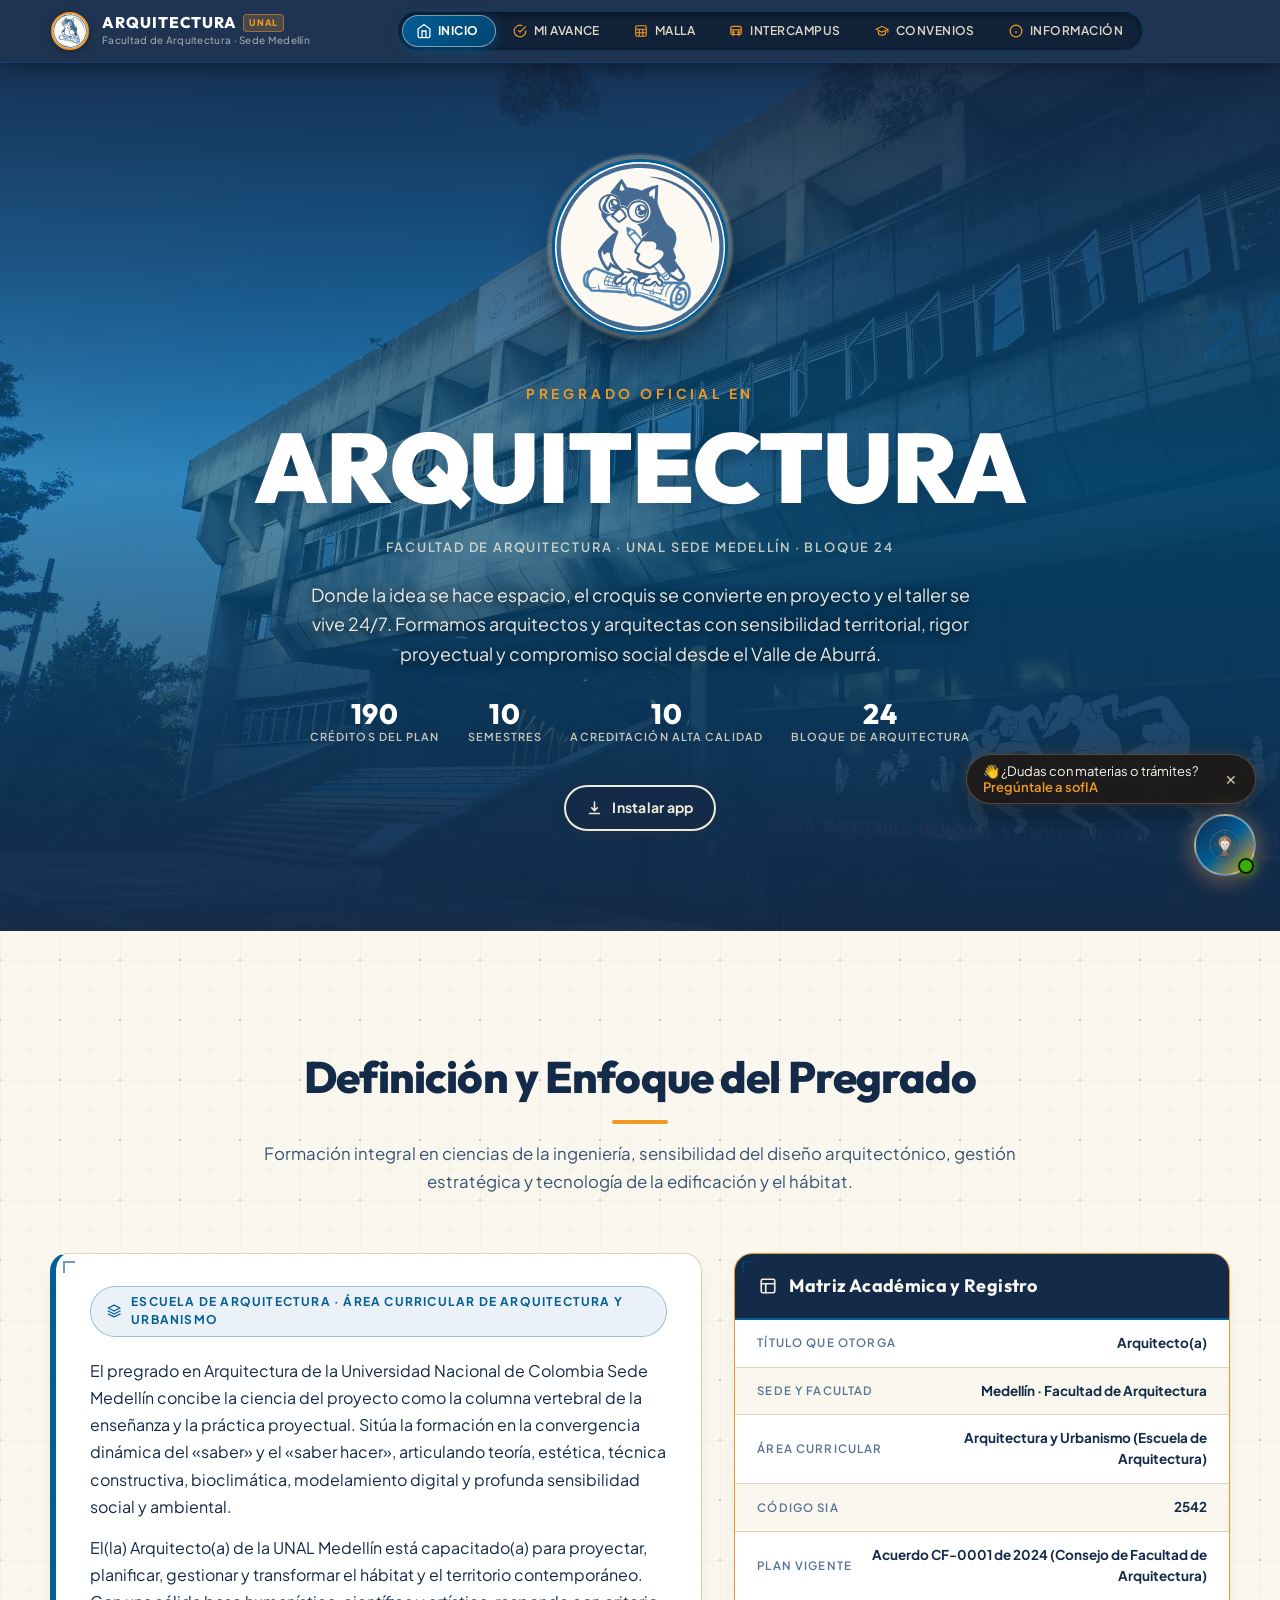
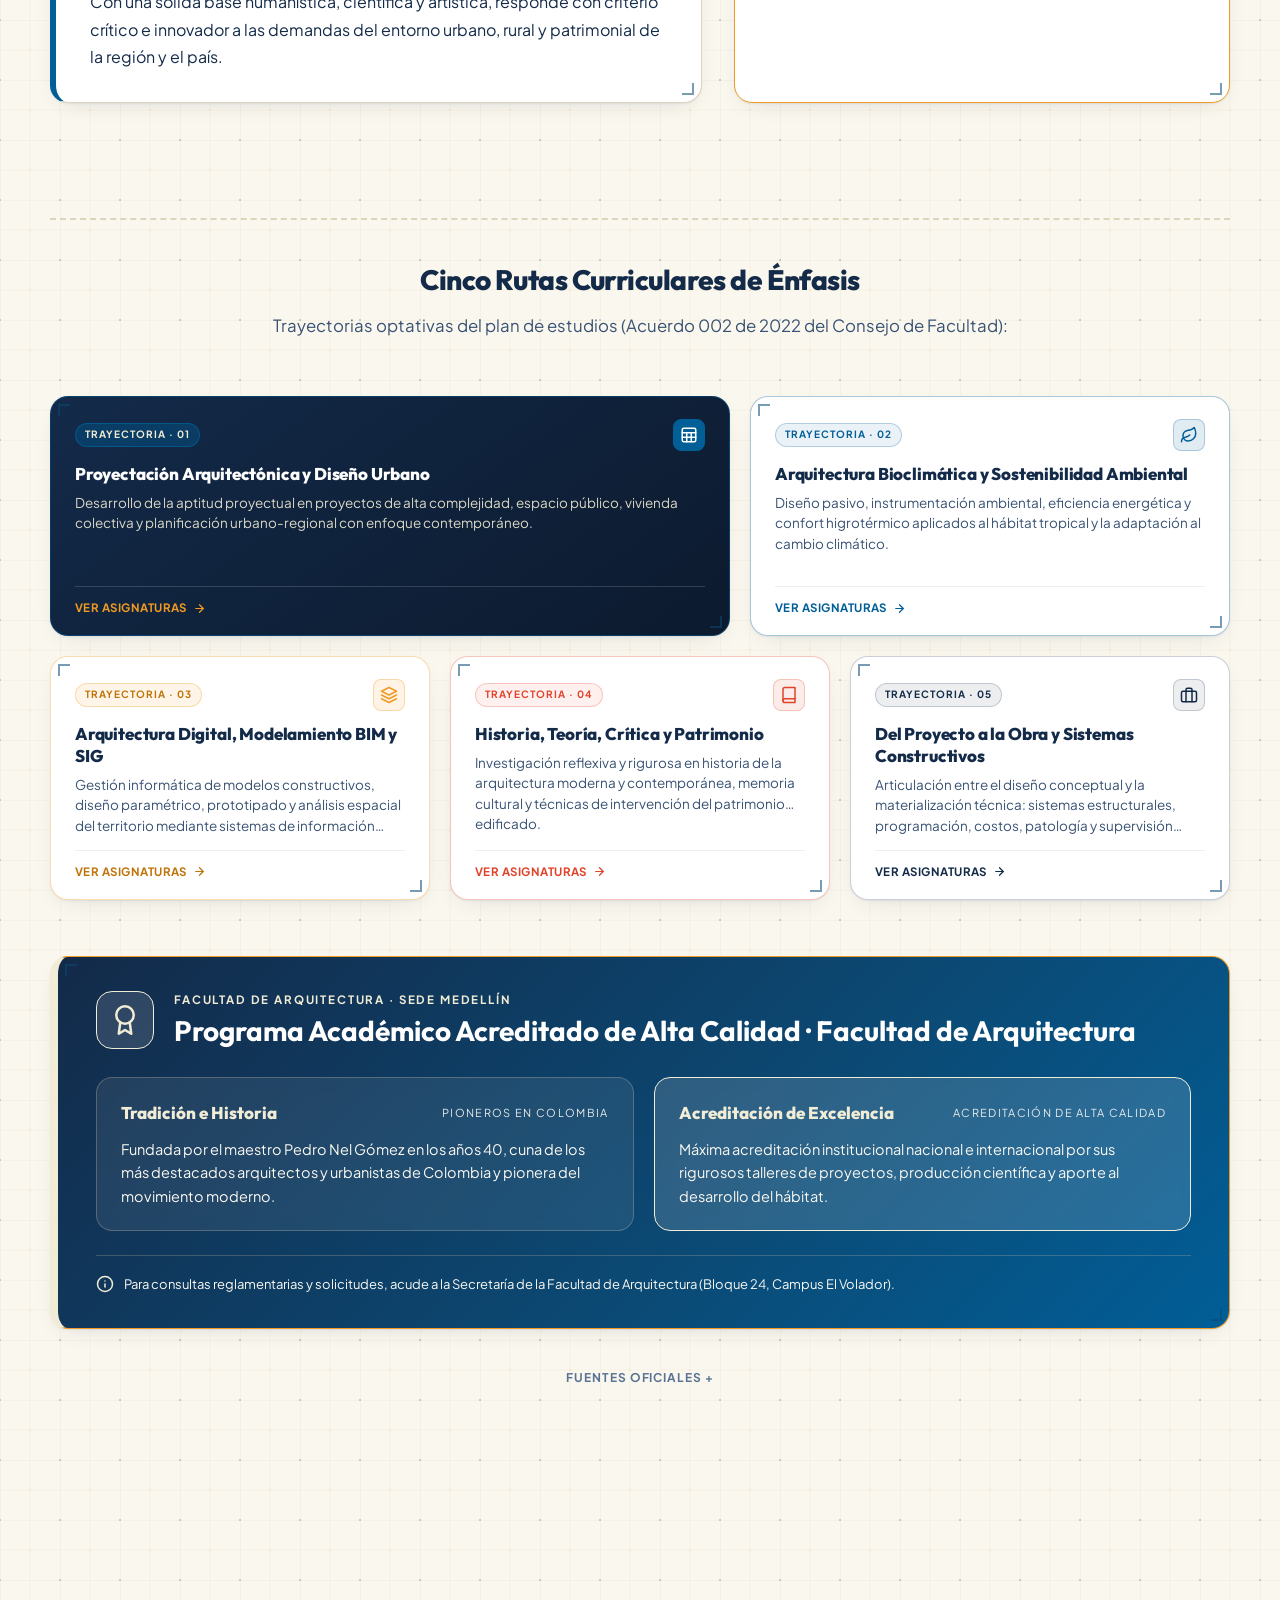
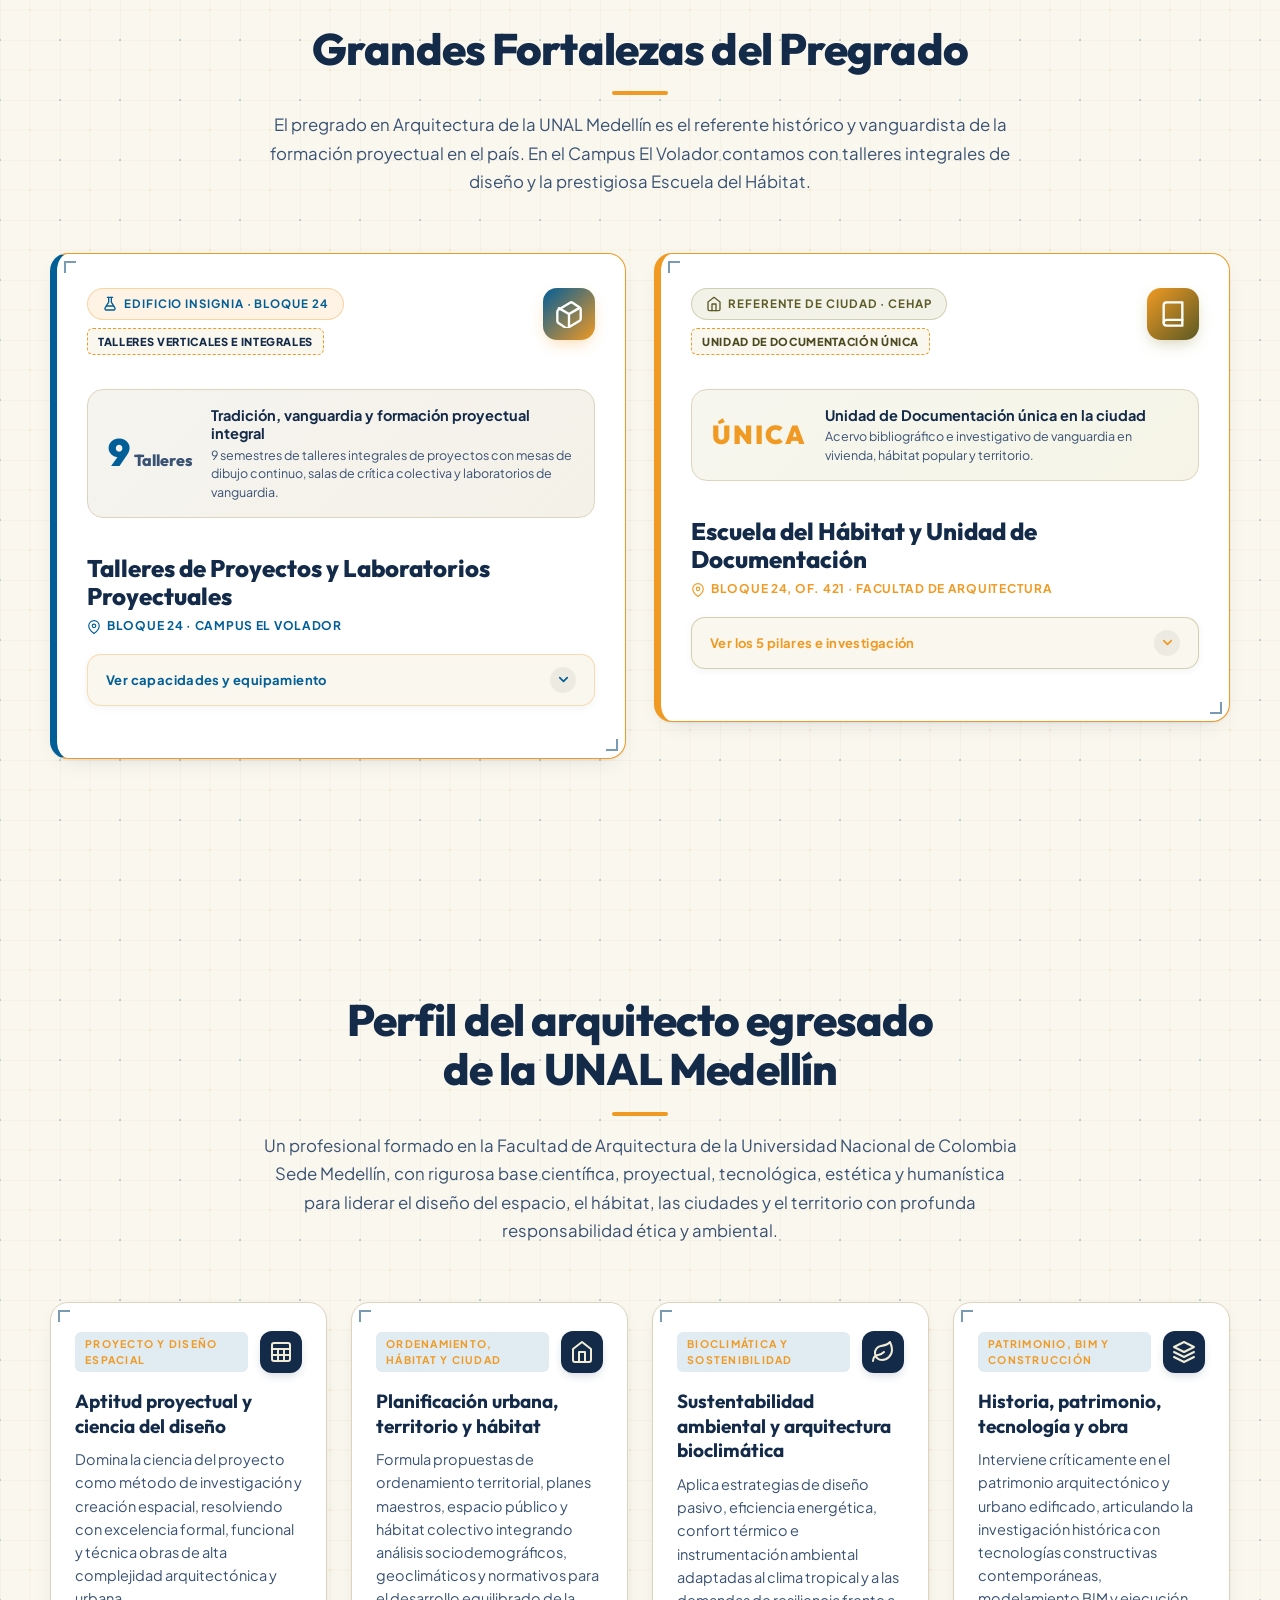
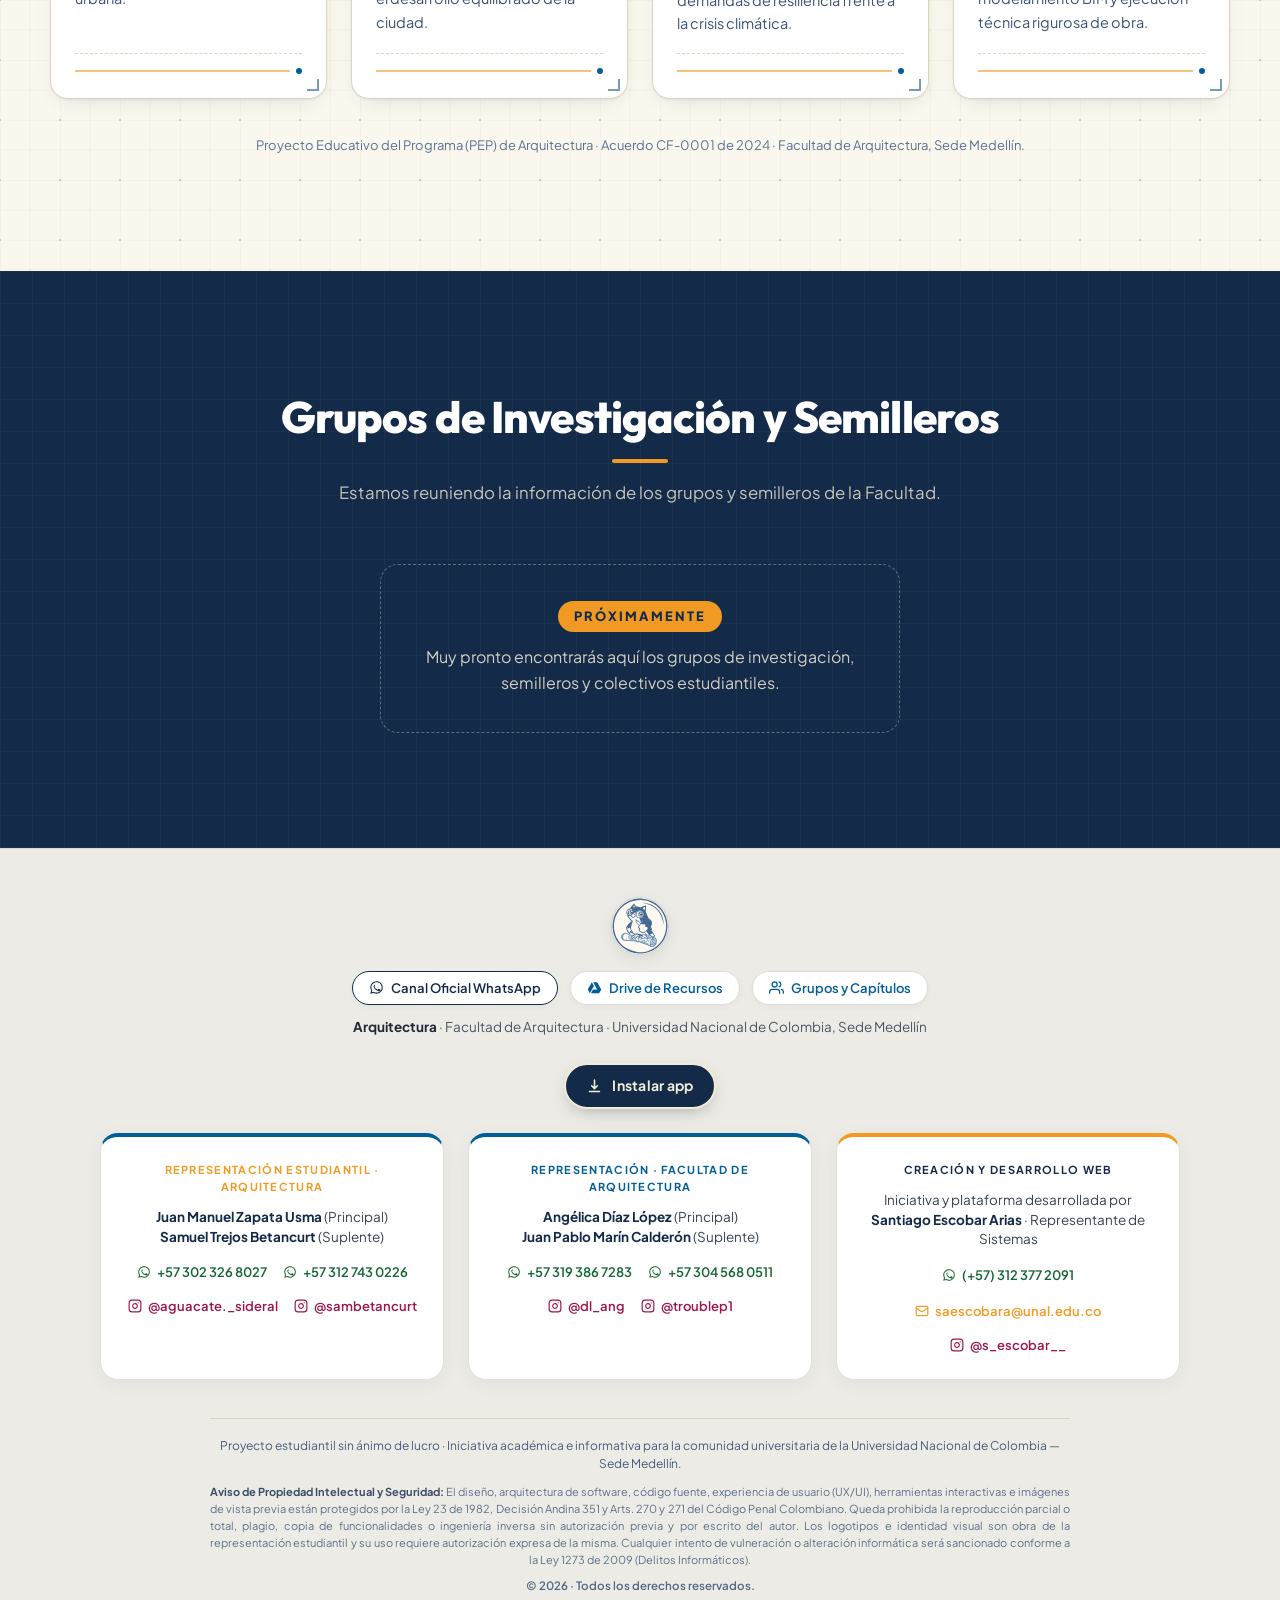
<file: index.html>
<!doctype html>
<html lang="es">
<head>
  <meta charset="utf-8">
  <meta name="viewport" content="width=device-width, initial-scale=1">
  <title>Arquitectura · UNAL Medellín</title>
  <meta name="description" content="Pregrado en Arquitectura de la Facultad de Arquitectura, Universidad Nacional de Colombia, Sede Medellín: información del programa, malla curricular interactiva, perfil del egresado, grupos estudiantiles y semilleros de investigación.">
  <link rel="icon" type="image/svg+xml" href="img/favicon.svg">
  <link rel="manifest" href="manifest.webmanifest">
  <meta name="theme-color" content="#132A49">
  <link rel="apple-touch-icon" href="img/app/apple-touch-icon.png">
  <meta name="apple-mobile-web-app-capable" content="yes">
  <meta name="apple-mobile-web-app-title" content="Arquitectura UNAL">
  <link rel="preconnect" href="https://fonts.googleapis.com">
  <link rel="preconnect" href="https://fonts.gstatic.com" crossorigin>
  <link rel="stylesheet" href="https://fonts.googleapis.com/css2?family=Outfit:wght@400;500;600;700;800;900&family=Plus+Jakarta+Sans:ital,wght@0,400;0,500;0,600;0,700;0,800;1,400;1,600&display=swap">
  <link rel="stylesheet" href="css/base.css">
  <link rel="stylesheet" href="css/inicio.css">
  <link rel="stylesheet" href="css/sofia.css">
  <script src="js/sofia.js" defer></script>
  <link rel="stylesheet" href="css/marca.css">
  <script src="js/calma.js" defer></script>
</head>
<body data-pagina="inicio">

  <div id="barra"></div>

<!-- PORTADA: LANDING PAGE DE ARQUITECTURA -->
  <section class="portada foto foto--entrada" id="inicio">
    <div class="contenedor portada__contenido plano-marco">
      <!-- MARCADORES DE PLANO Y MIRA ÓPTICA ARQUITECTÓNICA -->
      <span class="mira-plano mira-plano--tl" aria-hidden="true"></span>
      <span class="mira-plano mira-plano--tr" aria-hidden="true"></span>
      <span class="mira-plano mira-plano--bl" aria-hidden="true"></span>
      <span class="mira-plano mira-plano--br" aria-hidden="true"></span>

      <!-- DISTINTIVO OFICIAL DEL BLOQUE 24 -->
      <p class="portada__lugar">Facultad de Arquitectura · UNAL Sede Medellín · Bloque 24</p>

      <div class="portada__logo-wrap">
        <img class="portada__logo" src="img/logo-arquitectura.svg" alt="Logo de Arquitectura · Facultad de Arquitectura" width="125" height="125">
      </div>

      <h1 class="portada__titulo">
        <span class="portada__antetitulo">Pregrado Oficial en</span>
        <span class="letras-varsity">Arquitectura</span>
      </h1>

      <span class="portada__acuerdo-tag">PLAN VIGENTE · ACUERDO CF-0001 DE 2024 · 190 CRÉDITOS · 10 SEMESTRES · SNIES 99</span>

      <p class="portada__texto">
        Donde la idea se hace espacio, el croquis se convierte en proyecto y el taller se vive 24/7. Formamos arquitectos y arquitectas con sensibilidad territorial, rigor proyectual y compromiso social desde el Valle de Aburrá.
      </p>

      <!-- CIFRAS OFICIALES DEL PROGRAMA -->
      <ul class="portada__cifras" id="portada-cifras" aria-label="Datos clave del programa"></ul>
    </div>
  </section>

  <main>

    <!-- EL PROGRAMA: se carga al abrir la página -->
    <section class="seccion programa" id="programa" aria-labelledby="programa-titulo">
      <div class="contenedor" id="programa-contenido">
        <p class="cargando">Cargando programa…</p>
      </div>
    </section>

    <!-- FORTALEZAS Y DIFERENCIALES ÚNICOS DE LA CARRERA -->
    <section class="seccion fortalezas" id="fortalezas" aria-labelledby="fortalezas-titulo">
      <div class="contenedor" id="fortalezas-contenido">
        <p class="cargando">Cargando fortalezas…</p>
      </div>
    </section>

    <!-- PERFIL DEL EGRESADO: se carga cuando la persona se acerca -->
    <section class="seccion perfil" id="perfil" aria-labelledby="perfil-titulo" data-carga="perfil">
      <div class="contenedor" id="perfil-contenido">
        <p class="cargando">Cargando perfil…</p>
      </div>
    </section>

    <!-- GRUPOS ESTUDIANTILES Y SEMILLEROS: se carga cuando la persona se acerca -->
    <section class="grupos" id="grupos" aria-labelledby="grupos-titulo" data-carga="grupos">
      <div class="contenedor" id="grupos-contenido">
        <p class="cargando">Cargando grupos…</p>
      </div>
    </section>

  </main>

  <div id="pie"></div>

  <script src="js/comun.js"></script>
  <script src="js/instalar.js"></script>
  <script src="js/inicio.js"></script>
</body>
</html>
</file>
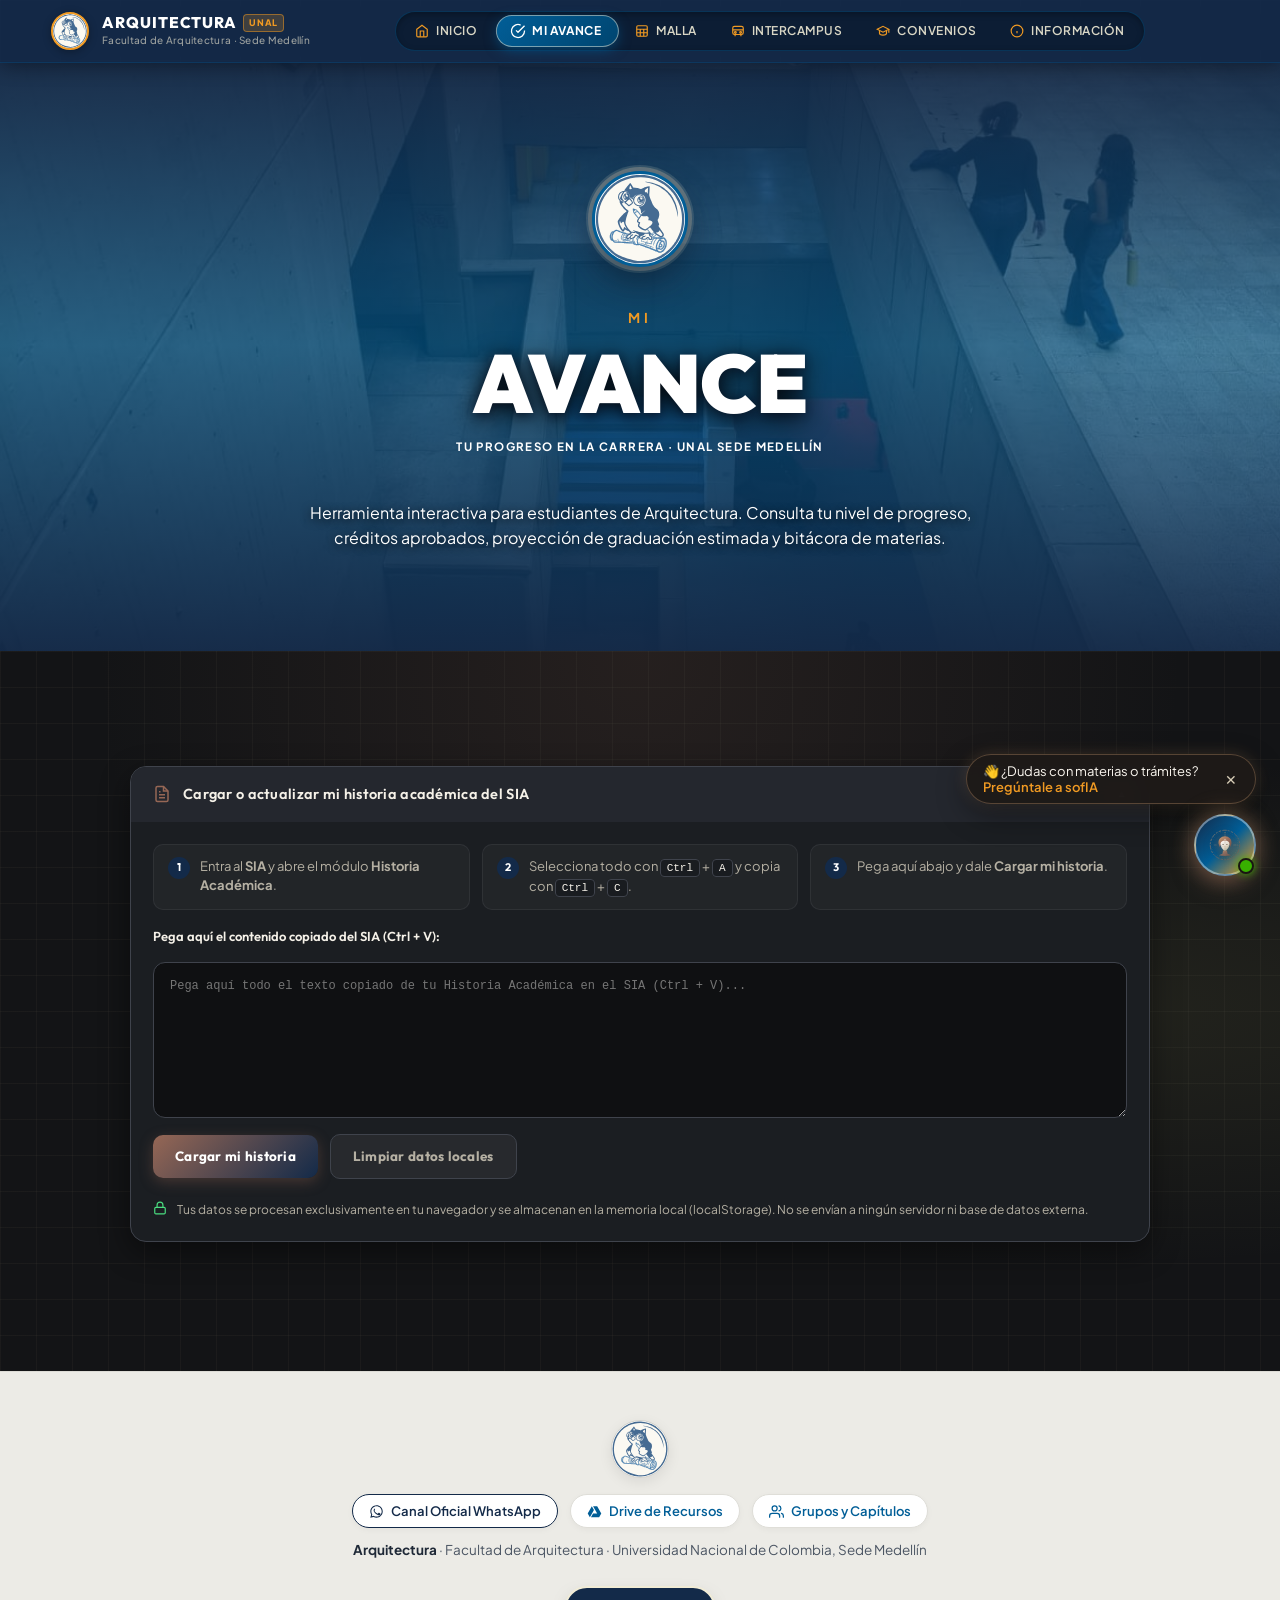
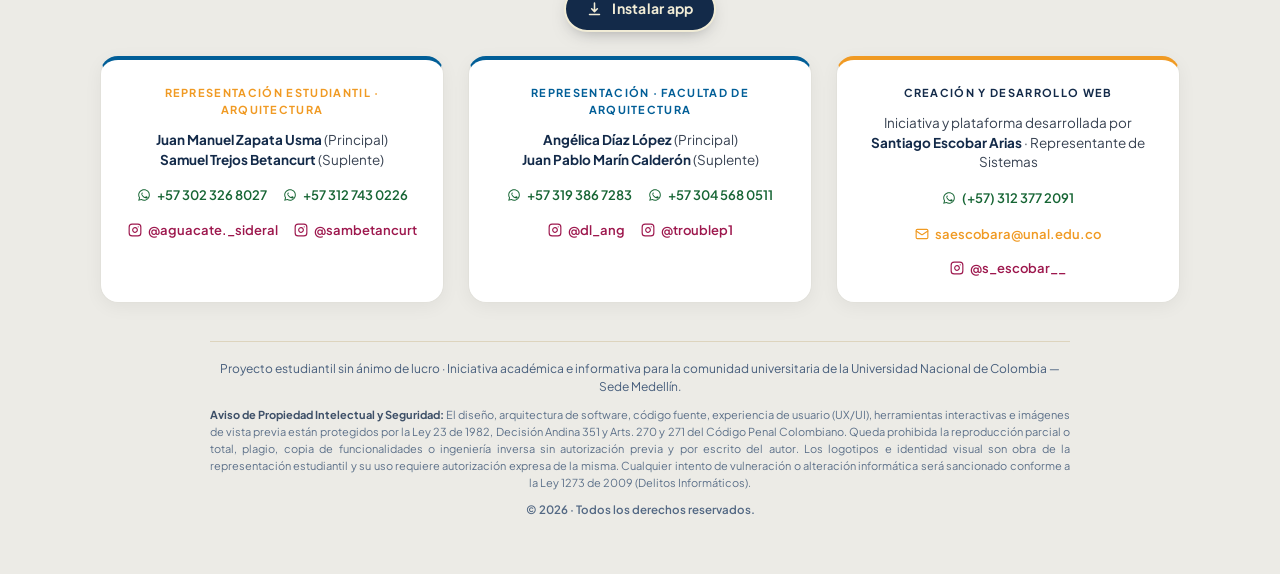
<file: avance.html>
<!doctype html>
<!-- ==============================================================================
   PORTAL WEB OFICIAL · ARQUITECTURA · FACULTAD DE ARQUITECTURA · UNAL MEDELLÍN
   Módulo Mi Avance: panel de progreso, proyección de graduación y bitácora académica.
   Acuerdo CF-0001 · 190 créditos exigidos · Todos los derechos reservados © 2026.
   ============================================================================== -->
<html lang="es">
<head>
  <meta charset="utf-8">
  <meta name="viewport" content="width=device-width, initial-scale=1">
  <title>Mi Avance · Arquitectura UNAL Medellín</title>
  <meta name="description" content="Consulta tu nivel en la carrera de Arquitectura, tu proyección de graduación, créditos aprobados y materias cursadas a partir de tu historia académica del SIA.">
  <link rel="icon" type="image/svg+xml" href="img/favicon.svg">
  <link rel="manifest" href="manifest.webmanifest">
  <meta name="theme-color" content="#132A49">
  <link rel="apple-touch-icon" href="img/app/apple-touch-icon.png">
  <meta name="apple-mobile-web-app-capable" content="yes">
  <meta name="apple-mobile-web-app-title" content="Arquitectura UNAL">
  <link rel="preconnect" href="https://fonts.googleapis.com">
  <link rel="preconnect" href="https://fonts.gstatic.com" crossorigin>
  <link rel="stylesheet" href="https://fonts.googleapis.com/css2?family=Outfit:wght@400;500;600;700;800;900&family=Plus+Jakarta+Sans:ital,wght@0,400;0,500;0,600;0,700;0,800;1,400;1,600&display=swap">
  <link rel="stylesheet" href="css/base.css">
  <link rel="stylesheet" href="css/avance.css">
  <link rel="stylesheet" href="css/sofia.css">
  <script src="js/sofia.js" defer></script>
  <link rel="stylesheet" href="css/marca.css">
  <script src="js/calma.js" defer></script>
</head>
<body data-pagina="avance">

  <div id="barra"></div>

  <!-- PORTADA -->
  <section class="portada portada--corta foto foto--panoramica">
    <div class="contenedor portada__contenido plano-marco">
      <!-- MARCADORES DE PLANO ARQUITECTÓNICO -->
      <span class="mira-plano mira-plano--tl" aria-hidden="true"></span>
      <span class="mira-plano mira-plano--tr" aria-hidden="true"></span>
      <span class="mira-plano mira-plano--bl" aria-hidden="true"></span>
      <span class="mira-plano mira-plano--br" aria-hidden="true"></span>

      <div class="portada__logo-wrap">
        <img class="portada__logo" src="img/logo-arquitectura.svg" alt="Logo de Arquitectura · Facultad de Arquitectura" width="115" height="115">
      </div>
      <p class="portada__lugar">Tu progreso en la carrera · UNAL Sede Medellín</p>
      <h1 class="portada__titulo">
        <span class="portada__antetitulo">Mi</span>
        <span class="letras-varsity">Avance</span>
      </h1>
      <p class="portada__texto">Herramienta interactiva para estudiantes de Arquitectura. Consulta tu nivel de progreso, créditos aprobados, proyección de graduación estimada y bitácora de materias.</p>
    </div>
  </section>

  <main>
    <section class="seccion avance" aria-label="Mi avance en la carrera">
      <div class="contenedor avance__contenedor">

        <!-- ENTRADA: CARGAR / ACTUALIZAR HISTORIA ACADÉMICA -->
        <details class="entrada" id="entrada" open>
          <summary class="entrada__resumen">
            <span class="entrada__resumen-icono" aria-hidden="true">
              <svg viewBox="0 0 24 24" fill="none" stroke="currentColor" stroke-width="2" width="18" height="18"><path d="M14 2H6a2 2 0 0 0-2 2v16a2 2 0 0 0 2 2h12a2 2 0 0 0 2-2V8z"/><polyline points="14 2 14 8 20 8"/><line x1="16" y1="13" x2="8" y2="13"/><line x1="16" y1="17" x2="8" y2="17"/><polyline points="10 9 9 9 8 9"/></svg>
            </span>
            <span class="entrada__resumen-texto">Cargar o actualizar mi historia académica del SIA</span>
            <span class="entrada__resumen-flecha" aria-hidden="true">▼</span>
          </summary>
          <div class="entrada__cuerpo">
            <ol class="entrada__pasos">
              <li><b>1</b><span>Entra al <strong>SIA</strong> y abre el módulo <strong>Historia Académica</strong>.</span></li>
              <li><b>2</b><span>Selecciona todo con <kbd>Ctrl</kbd> + <kbd>A</kbd> y copia con <kbd>Ctrl</kbd> + <kbd>C</kbd>.</span></li>
              <li><b>3</b><span>Pega aquí abajo y dale <strong>Cargar mi historia</strong>.</span></li>
            </ol>
            <label class="entrada__etiqueta" for="historia-texto">Pega aquí el contenido copiado del SIA (Ctrl + V):</label>
            <textarea id="historia-texto" class="entrada__texto" rows="7" spellcheck="false" placeholder="Pega aquí todo el texto copiado de tu Historia Académica en el SIA (Ctrl + V)..."></textarea>
            <p class="entrada__error" id="entrada-error" role="alert" hidden></p>
            <div class="entrada__acciones">
              <button type="button" class="boton-juego" id="btn-guardar">Cargar mi historia</button>
              <button type="button" class="boton-juego boton-juego--suave" id="btn-borrar">Limpiar datos locales</button>
            </div>
            <p class="entrada__privacidad">
              <svg viewBox="0 0 24 24" fill="none" stroke="currentColor" stroke-width="2" width="14" height="14" aria-hidden="true"><rect width="18" height="11" x="3" y="11" rx="2" ry="2"/><path d="M7 11V7a5 5 0 0 1 10 0v4"/></svg>
              <span>Tus datos se procesan exclusivamente en tu navegador y se almacenan en la memoria local (localStorage). No se envían a ningún servidor ni base de datos externa.</span>
            </p>
          </div>
        </details>

        <!-- PANTALLA DE JUEGO / AVANCE -->
        <div id="avance-juego" hidden></div>

      </div>
    </section>
  </main>

  <div id="pie"></div>

  <!-- SCRIPTS -->
  <script src="js/comun.js"></script>
  <script src="js/instalar.js"></script>
  <script src="js/avance-lector.js"></script>
  <script src="js/avance.js"></script>
</body>
</html>
</file>
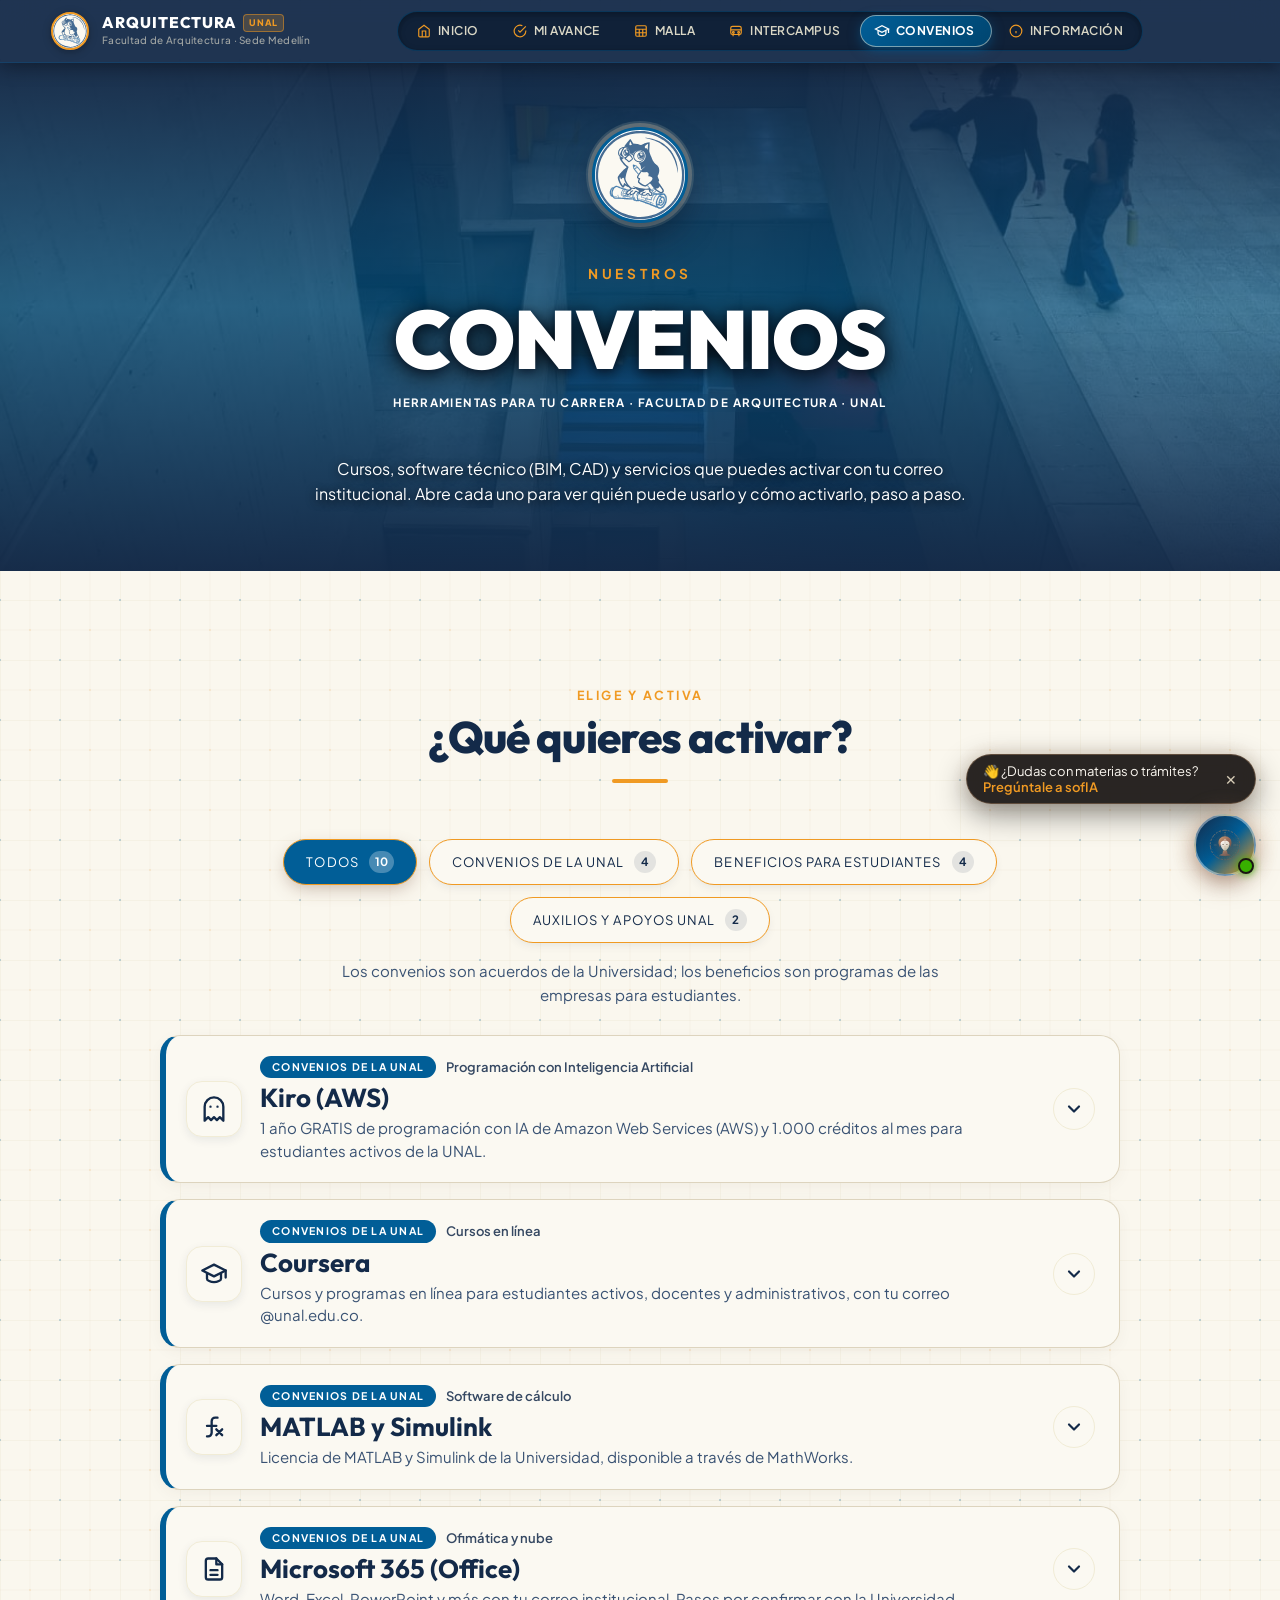
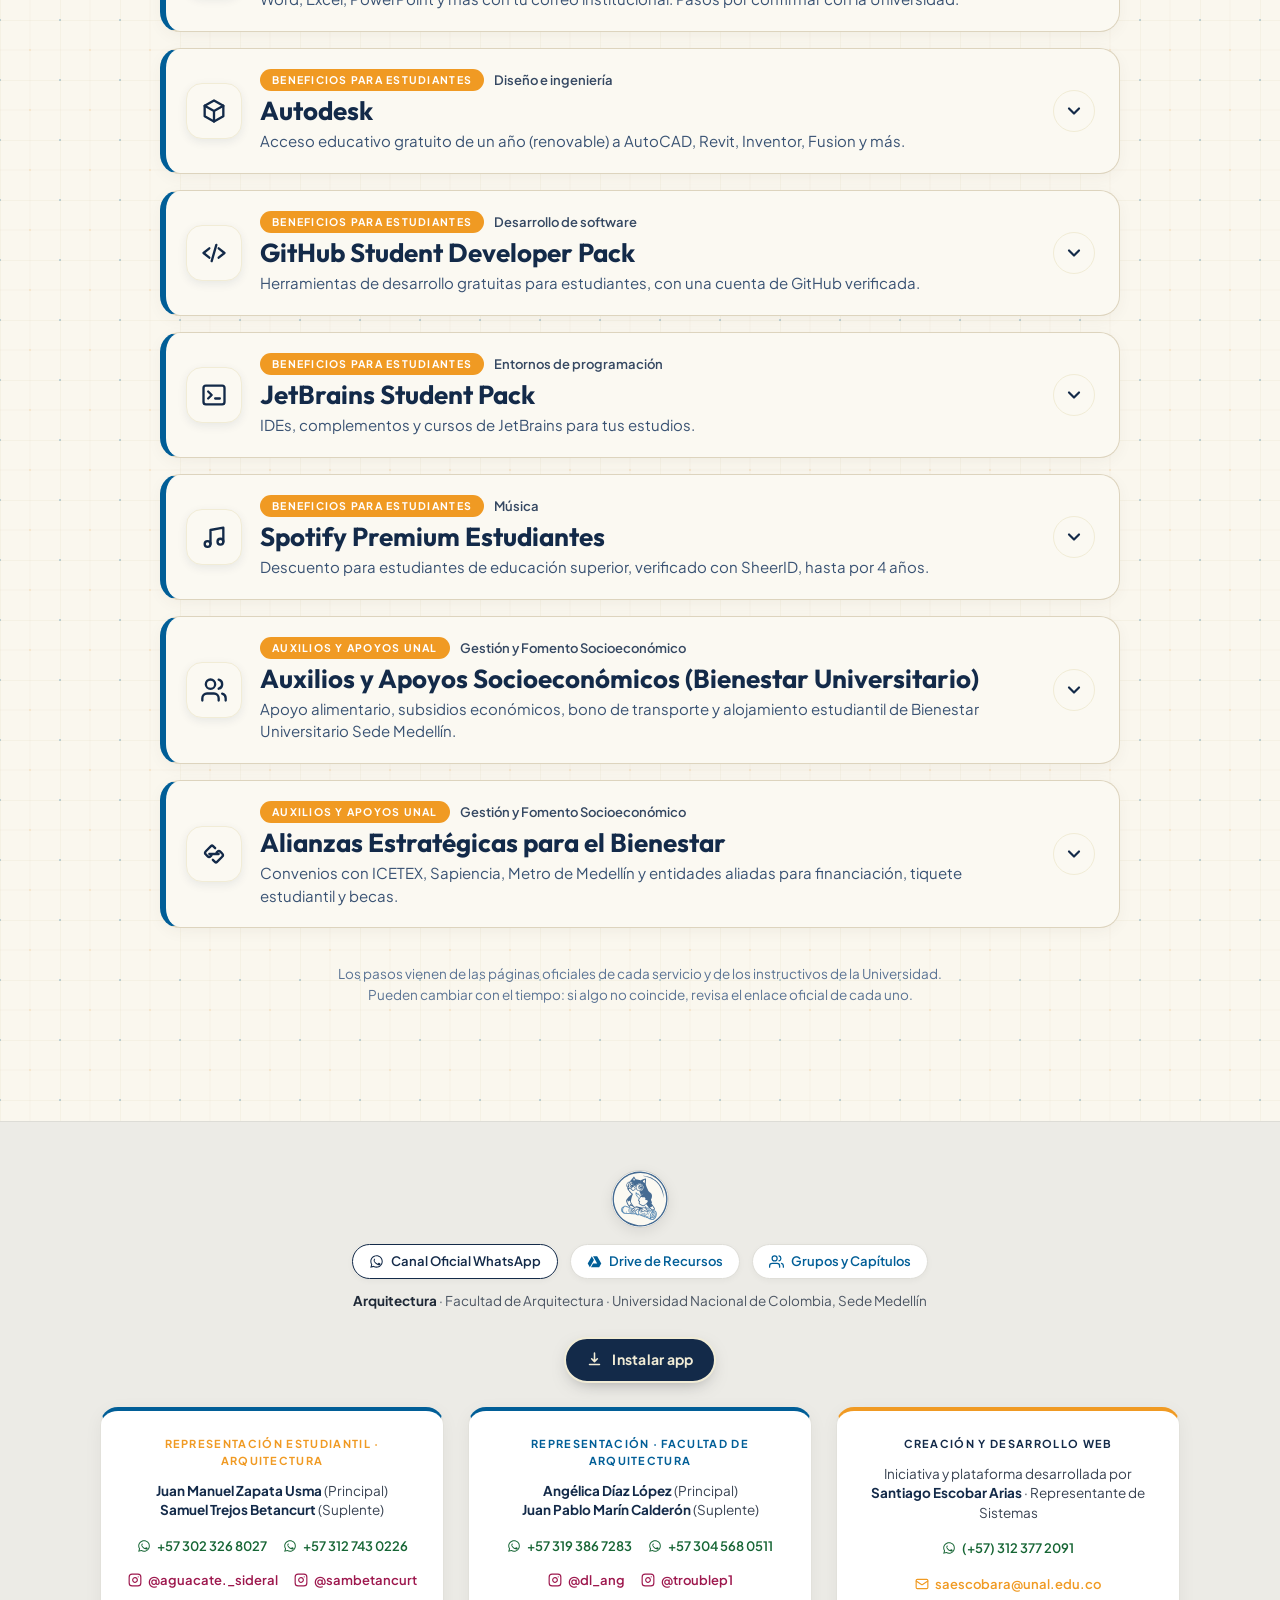
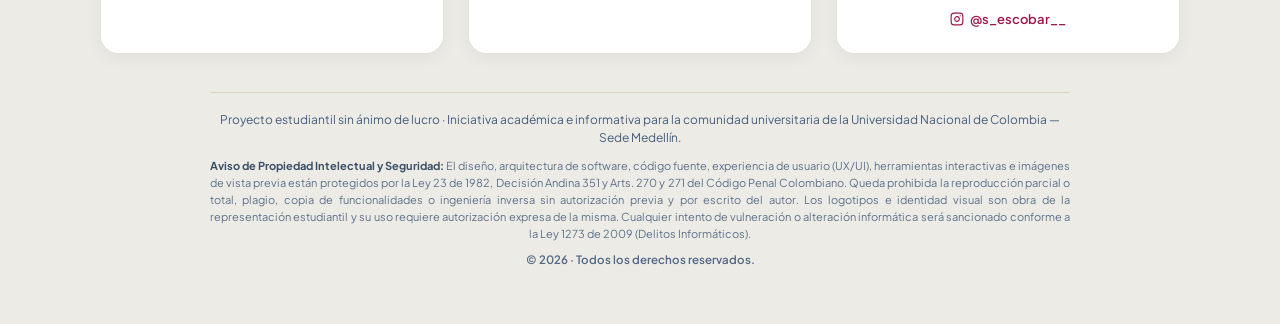
<file: convenios.html>
<!doctype html>
<html lang="es">
<head>
  <meta charset="utf-8">
  <meta name="viewport" content="width=device-width, initial-scale=1">
  <title>Convenios y Beneficios · Arquitectura UNAL Medellín</title>
  <meta name="description" content="Convenios de la Universidad Nacional (Kiro AWS, Coursera, MATLAB, Microsoft 365, Autodesk, etc.) y beneficios para estudiantes de Arquitectura: quién puede usarlos y cómo activarlos paso a paso.">
  <link rel="icon" type="image/svg+xml" href="img/favicon.svg">
  <link rel="manifest" href="manifest.webmanifest">
  <meta name="theme-color" content="#132A49">
  <link rel="apple-touch-icon" href="img/app/apple-touch-icon.png">
  <meta name="apple-mobile-web-app-capable" content="yes">
  <meta name="apple-mobile-web-app-title" content="Arquitectura UNAL">
  <link rel="preconnect" href="https://fonts.googleapis.com">
  <link rel="preconnect" href="https://fonts.gstatic.com" crossorigin>
  <link rel="stylesheet" href="https://fonts.googleapis.com/css2?family=Outfit:wght@400;500;600;700;800;900&family=Plus+Jakarta+Sans:ital,wght@0,400;0,500;0,600;0,700;0,800;1,400;1,600&display=swap">
  <link rel="stylesheet" href="css/base.css">
  <link rel="stylesheet" href="css/convenios.css">
  <link rel="stylesheet" href="css/sofia.css">
  <script src="js/sofia.js" defer></script>
  <link rel="stylesheet" href="css/marca.css">
  <script src="js/calma.js" defer></script>
</head>
<body data-pagina="convenios">

  <div id="barra"></div>

  <!-- PORTADA -->
  <section class="portada portada--corta foto foto--panoramica">
    <div class="contenedor portada__contenido">
      <div class="portada__logo-wrap">
        <img class="portada__logo" src="img/logo-arquitectura.svg" alt="Logo de Arquitectura · Facultad de Arquitectura" width="115" height="115">
      </div>
      <p class="portada__lugar">Herramientas para tu carrera · Facultad de Arquitectura · UNAL</p>
      <h1 class="portada__titulo">
        <span class="portada__antetitulo">Nuestros</span>
        <span class="letras-varsity" data-texto="Convenios">Convenios</span>
      </h1>
      <p class="portada__texto">Cursos, software técnico (BIM, CAD) y servicios que puedes activar con tu correo institucional. Abre cada uno para ver quién puede usarlo y cómo activarlo, paso a paso.</p>
    </div>
  </section>

  <main>
    <section class="seccion convenios" aria-labelledby="convenios-titulo">
      <div class="contenedor convenios__contenedor">
        <div class="seccion-titulo">
          <p class="seccion-titulo__antetitulo">Elige y activa</p>
          <h2 id="convenios-titulo">¿Qué quieres activar?</h2>
        </div>

        <div class="filtros" id="filtros" role="group" aria-label="Filtrar por tipo"></div>
        <p class="filtros__nota" id="filtros-nota" aria-live="polite"></p>

        <ul class="lista" id="lista"><li class="cargando">Cargando convenios…</li></ul>

        <p class="convenios__aviso">Los pasos vienen de las páginas oficiales de cada servicio y de los instructivos de la Universidad. Pueden cambiar con el tiempo: si algo no coincide, revisa el enlace oficial de cada uno.</p>
      </div>
    </section>
  </main>

  <div id="pie"></div>

  <script src="js/comun.js"></script>
  <script src="js/instalar.js"></script>
  <script src="js/convenios.js"></script>
</body>
</html>
</file>
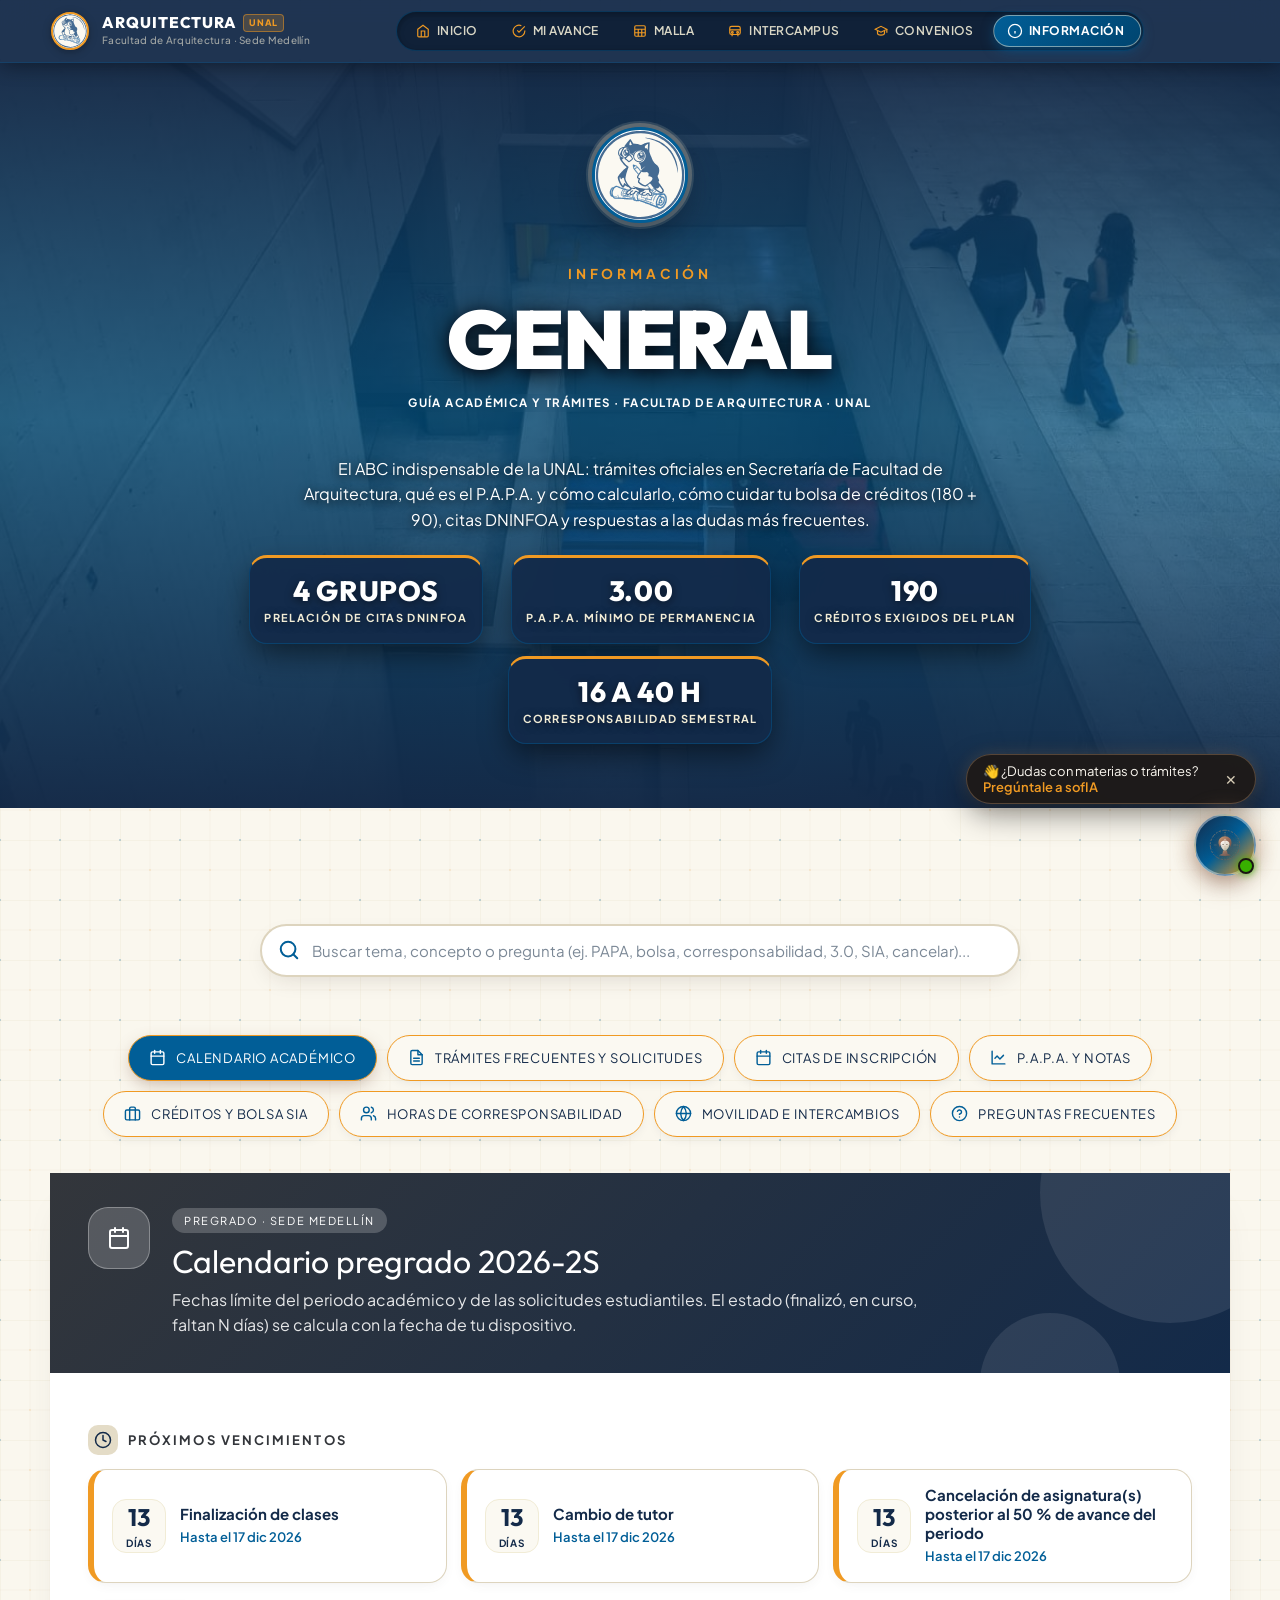
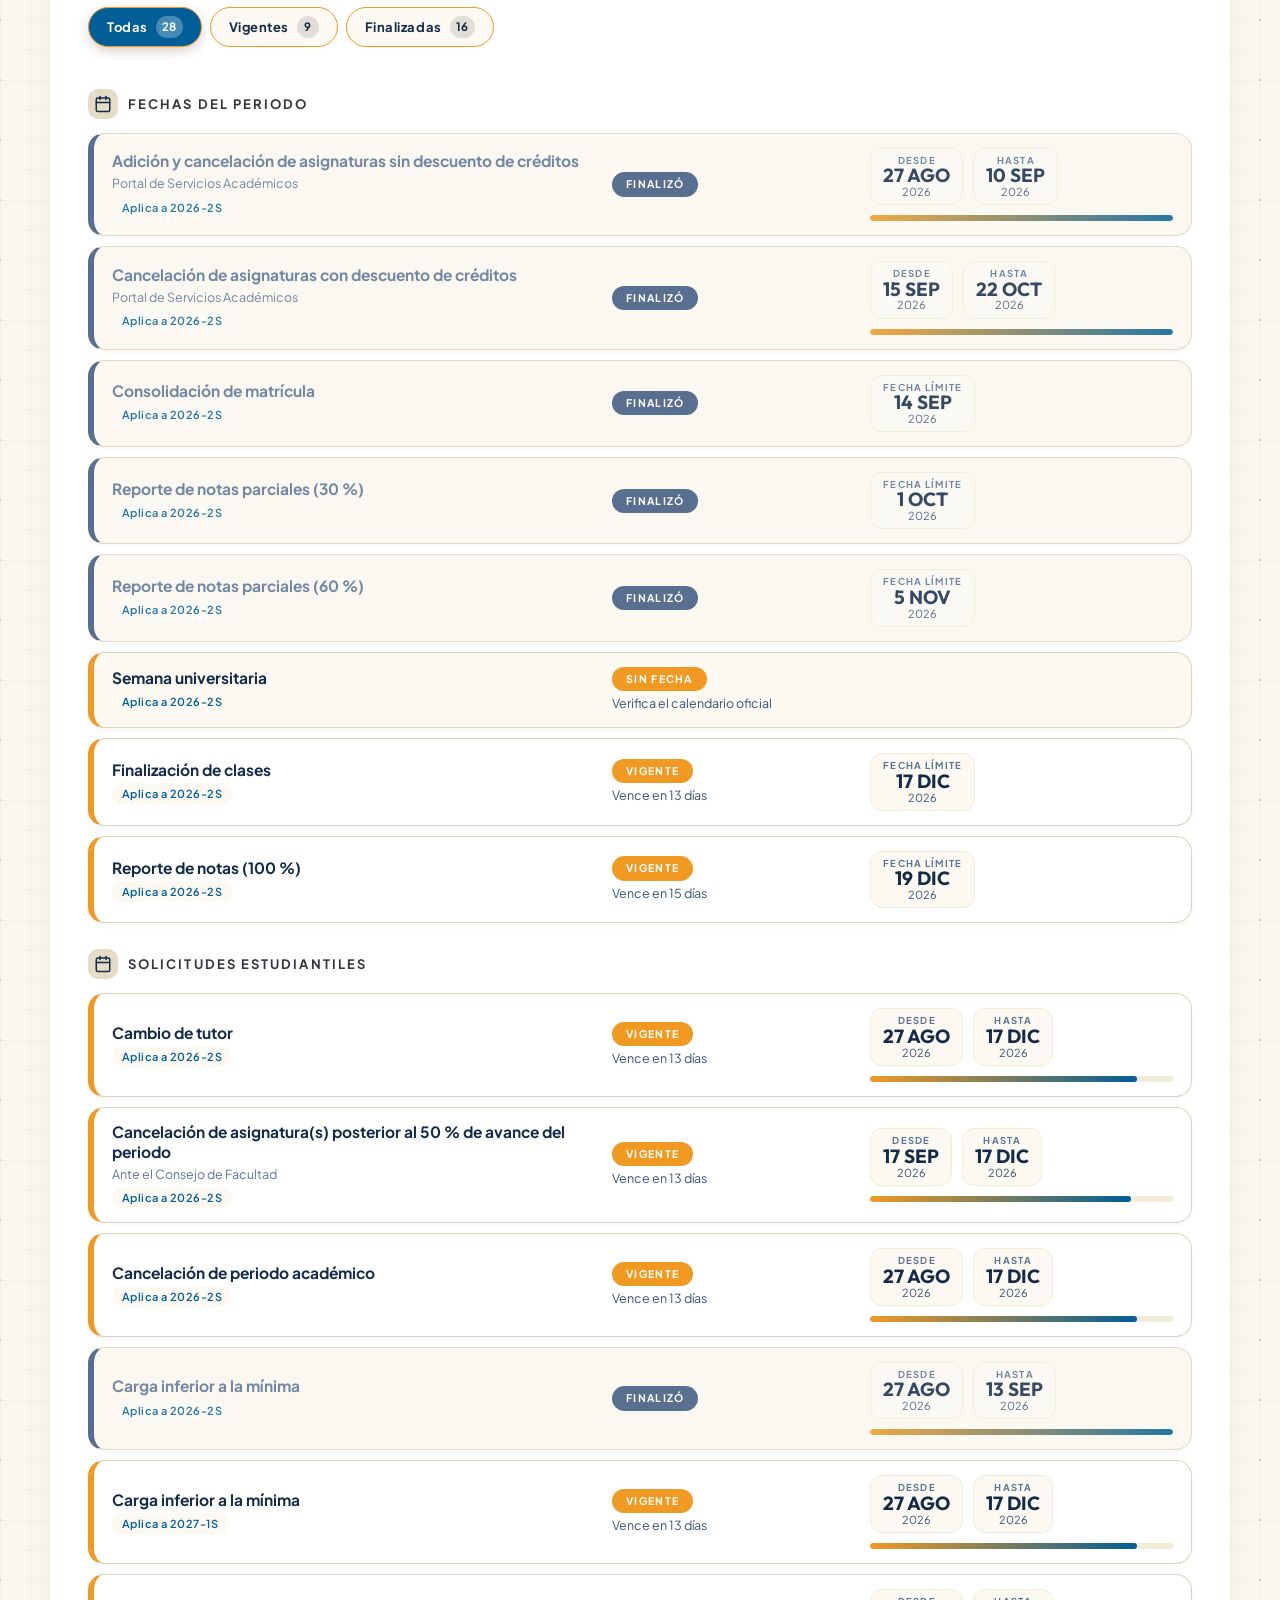
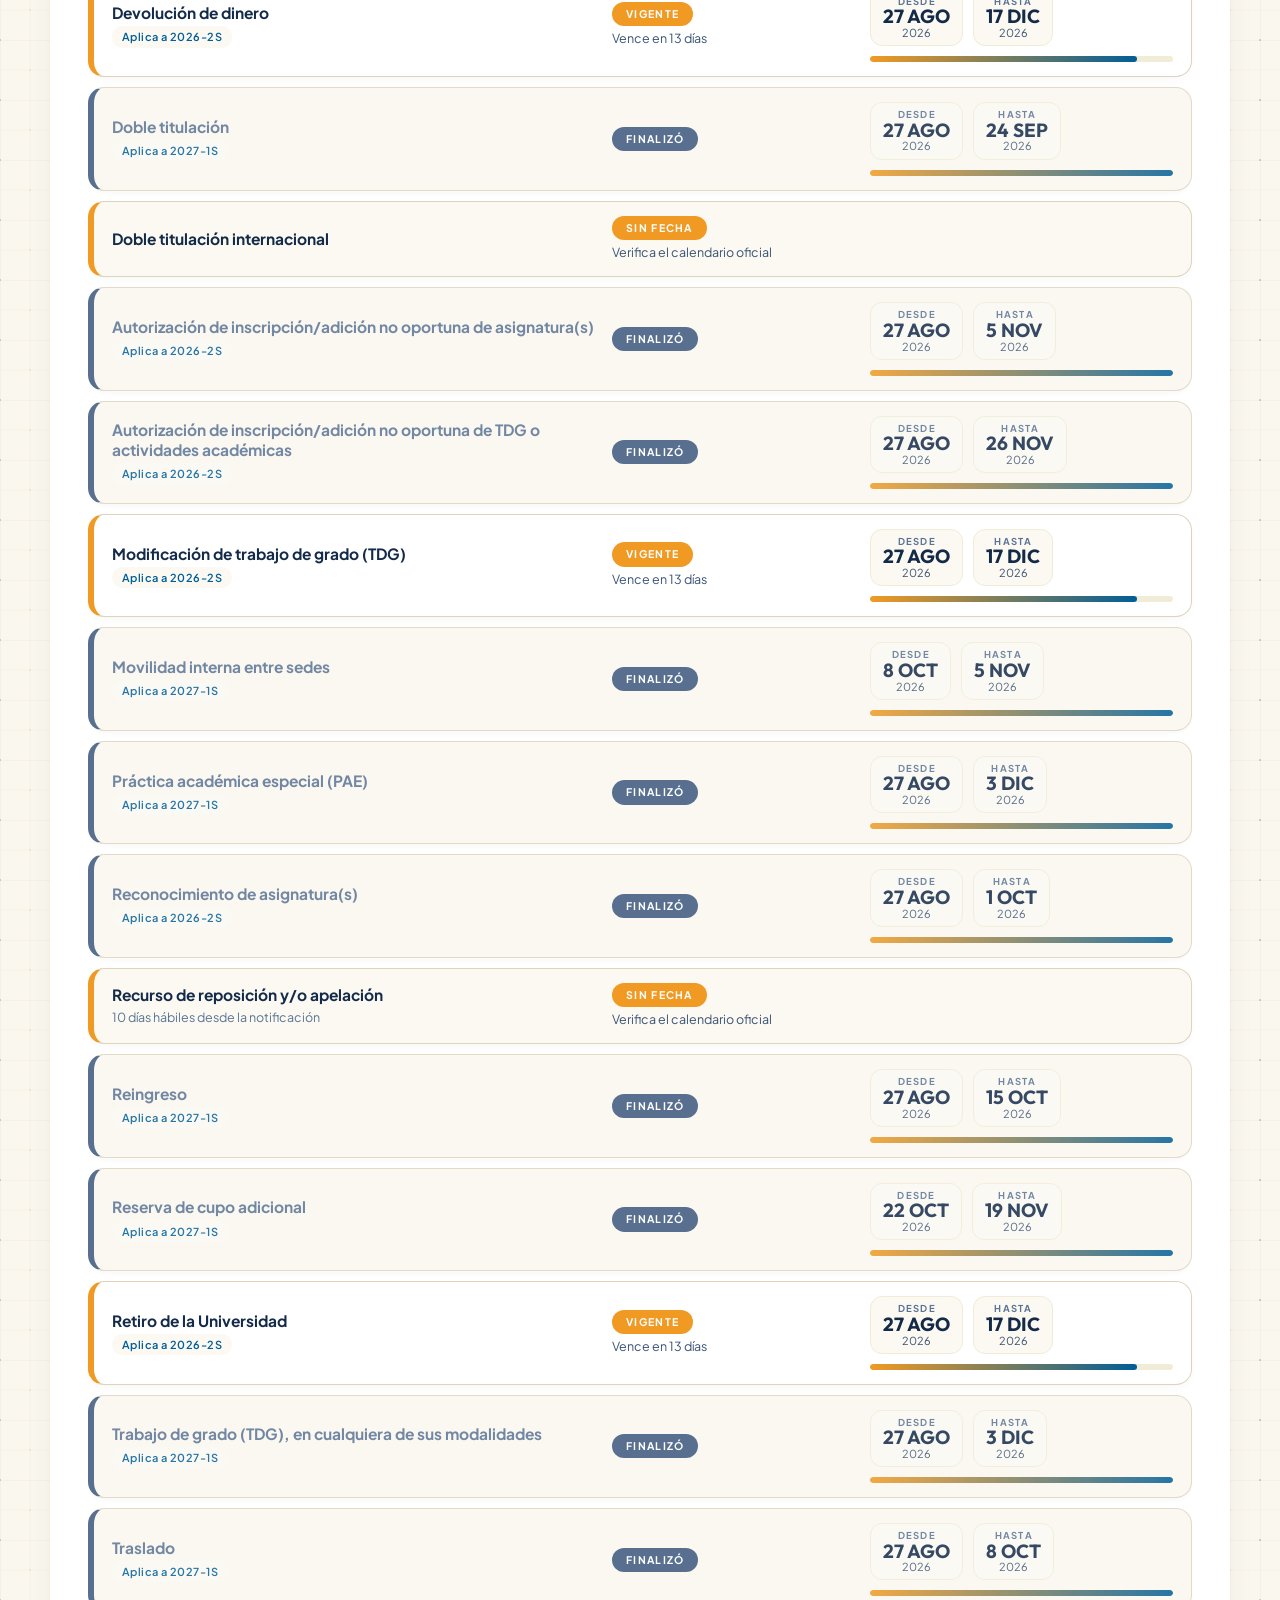
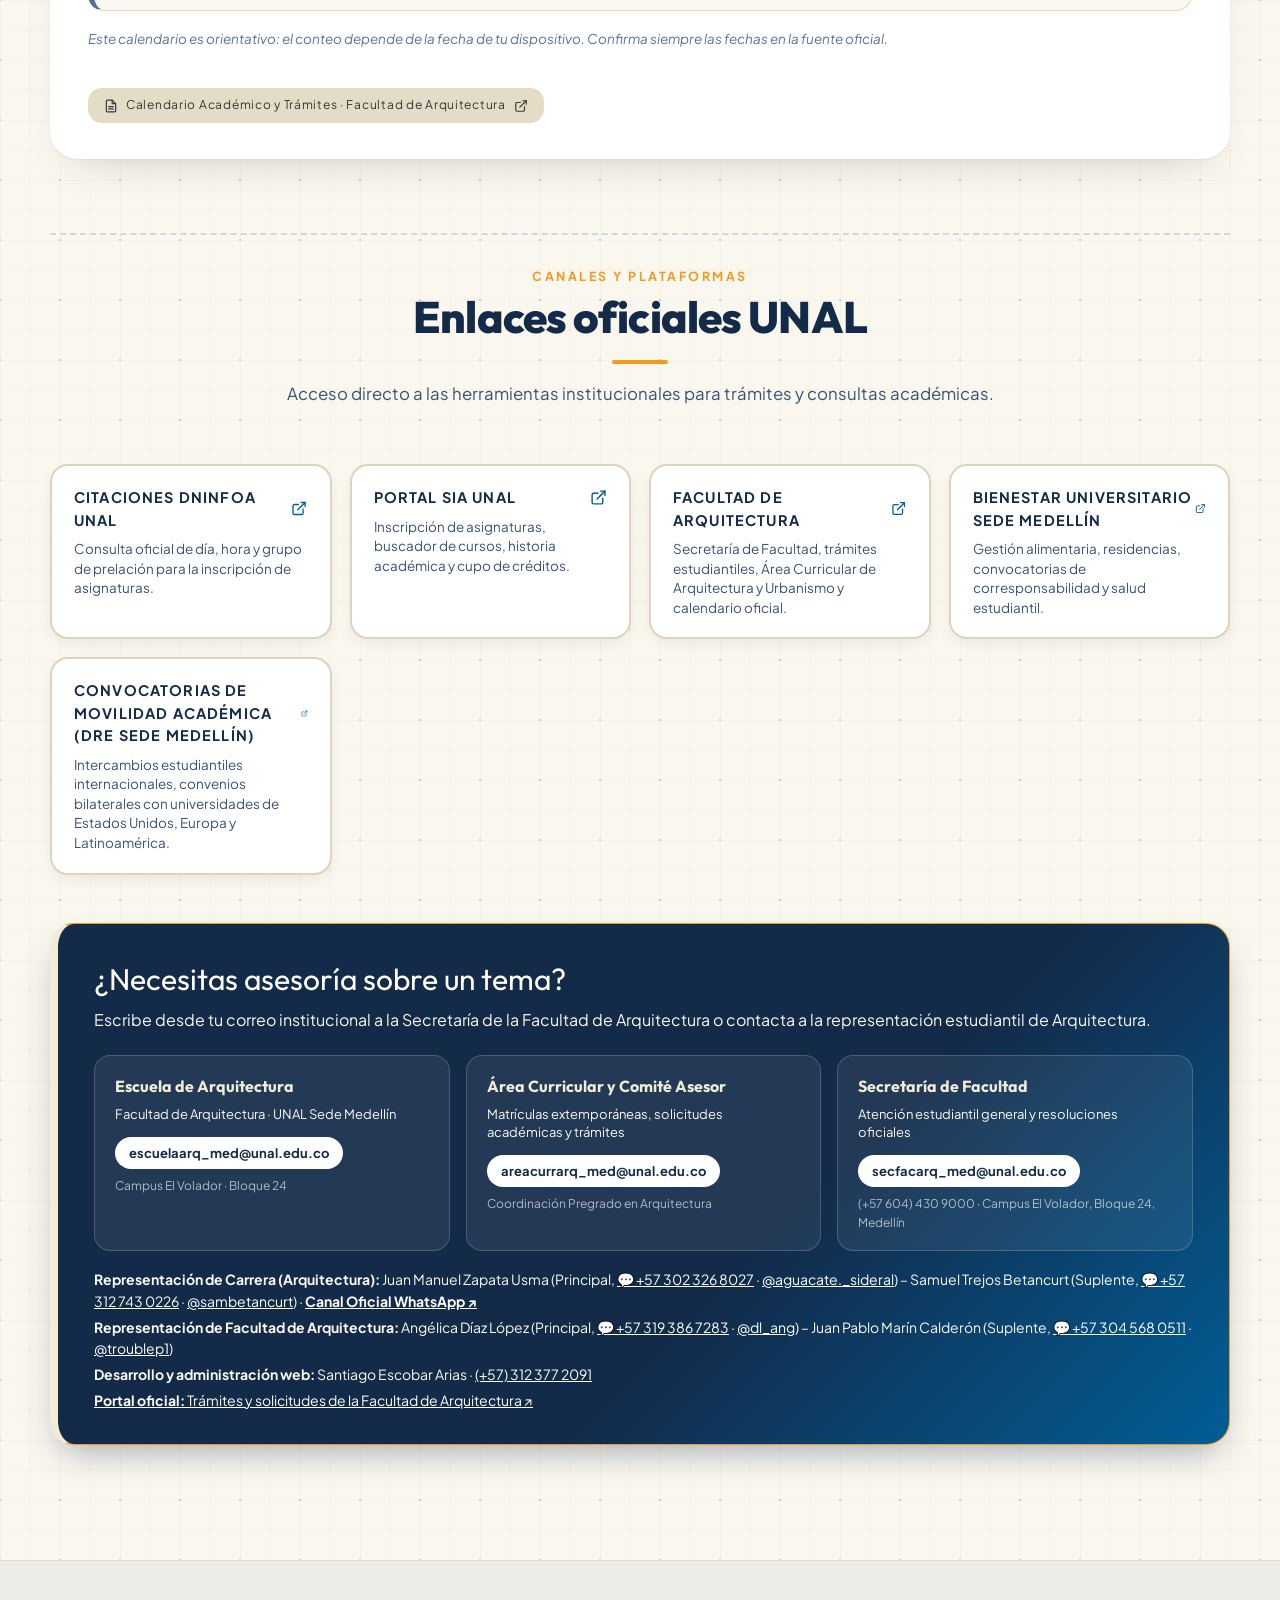
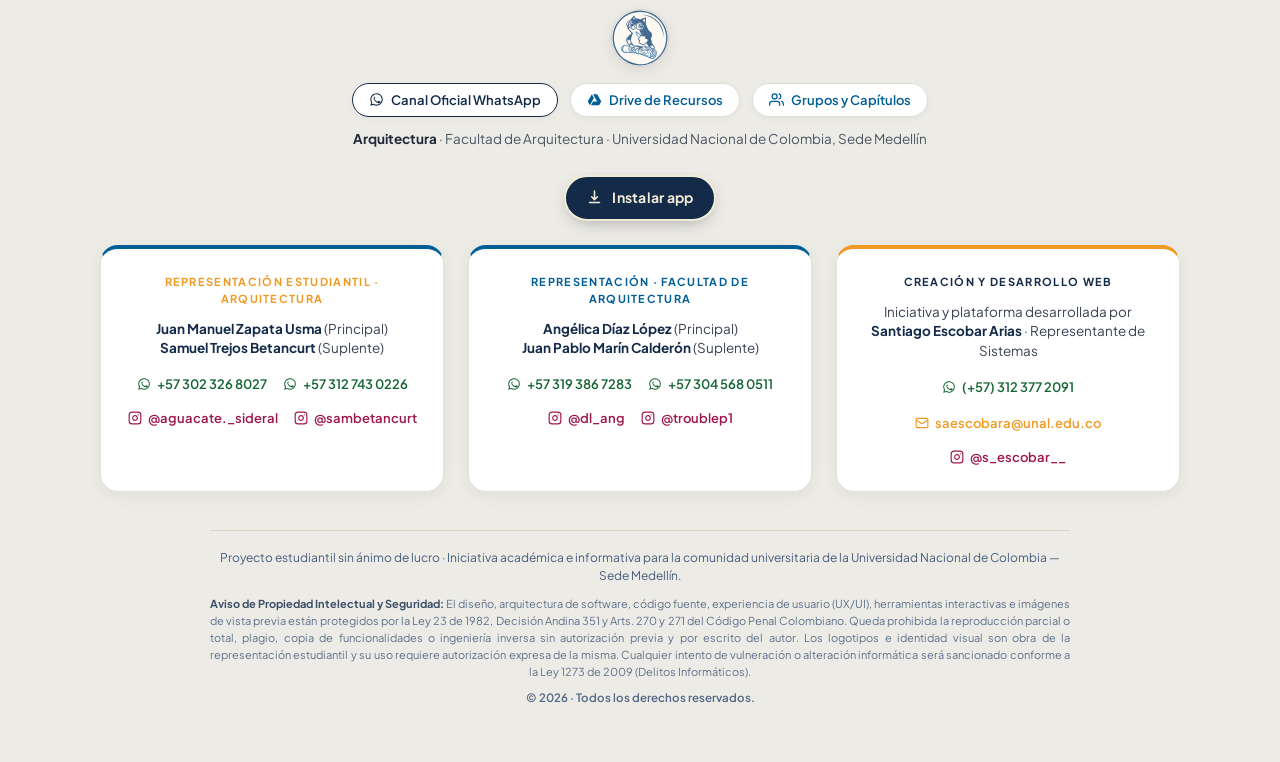
<file: info.html>
<!doctype html>
<html lang="es">
<head>
  <meta charset="utf-8">
  <meta name="viewport" content="width=device-width, initial-scale=1">
  <title>Información General y Trámites · Arquitectura UNAL Medellín</title>
  <meta name="description" content="Guía académica y trámites estudiantiles para Arquitectura (Facultad de Arquitectura, UNAL Medellín): Secretaría de Facultad, P.A.P.A., bolsa de créditos, citas SIA, simulador y preguntas frecuentes.">
  <link rel="icon" type="image/svg+xml" href="img/favicon.svg">
  <link rel="manifest" href="manifest.webmanifest">
  <meta name="theme-color" content="#132A49">
  <link rel="apple-touch-icon" href="img/app/apple-touch-icon.png">
  <meta name="apple-mobile-web-app-capable" content="yes">
  <meta name="apple-mobile-web-app-title" content="Arquitectura UNAL">
  <link rel="preconnect" href="https://fonts.googleapis.com">
  <link rel="preconnect" href="https://fonts.gstatic.com" crossorigin>
  <link rel="stylesheet" href="https://fonts.googleapis.com/css2?family=Outfit:wght@400;500;600;700;800;900&family=Plus+Jakarta+Sans:ital,wght@0,400;0,500;0,600;0,700;0,800;1,400;1,600&display=swap">
  <link rel="stylesheet" href="css/base.css">
  <link rel="stylesheet" href="css/info.css">
  <link rel="stylesheet" href="css/sofia.css">
  <script src="js/sofia.js" defer></script>
  <link rel="stylesheet" href="css/marca.css">
  <script src="js/calma.js" defer></script>
</head>
<body data-pagina="info">

  <div id="barra"></div>

  <!-- PORTADA -->
  <section class="portada portada--corta foto foto--panoramica">
    <div class="contenedor portada__contenido">
      <div class="portada__logo-wrap">
        <img class="portada__logo" src="img/logo-arquitectura.svg" alt="Logo de Arquitectura · Facultad de Arquitectura" width="115" height="115">
      </div>
      <p class="portada__lugar">Guía Académica y Trámites · Facultad de Arquitectura · UNAL</p>
      <h1 class="portada__titulo">
        <span class="portada__antetitulo">Información</span>
        <span class="letras-varsity" data-texto="General">General</span>
      </h1>
      <p class="portada__texto">El ABC indispensable de la UNAL: trámites oficiales en Secretaría de Facultad de Arquitectura, qué es el P.A.P.A. y cómo calcularlo, cómo cuidar tu bolsa de créditos (180 + 90), citas DNINFOA y respuestas a las dudas más frecuentes.</p>
      <ul class="portada__cifras" id="info-cifras" aria-label="Cifras clave del estudiante UNAL"></ul>
    </div>
  </section>

  <main>
    <section class="seccion info" aria-label="Módulo de Información General">
      <div class="contenedor">

        <!-- BUSCADOR PRINCIPAL Y FILTRO RÁPIDO -->
        <div class="info-buscador-wrap">
          <div class="info-buscador">
            <svg class="info-buscador__icono" viewBox="0 0 24 24" fill="none" stroke="currentColor" stroke-width="2.2" stroke-linecap="round" stroke-linejoin="round" aria-hidden="true"><circle cx="11" cy="11" r="8"/><line x1="21" y1="21" x2="16.65" y2="16.65"/></svg>
            <input type="search" id="input-busqueda" class="info-buscador__input" placeholder="Buscar tema, concepto o pregunta (ej. PAPA, bolsa, corresponsabilidad, 3.0, SIA, cancelar)..." aria-label="Buscar en la guía estudiantil" autocomplete="off">
            <button type="button" id="btn-limpiar-busqueda" class="info-buscador__limpiar" aria-label="Limpiar búsqueda" hidden>
              <svg viewBox="0 0 24 24" fill="none" stroke="currentColor" stroke-width="2" stroke-linecap="round" stroke-linejoin="round" aria-hidden="true"><line x1="18" y1="6" x2="6" y2="18"/><line x1="6" y1="6" x2="18" y2="18"/></svg>
            </button>
          </div>
          <div id="resultado-conteo" class="info-buscador__conteo" aria-live="polite"></div>
        </div>

        <!-- SELECTOR DE CATEGORÍAS (TABS) -->
        <nav class="info-tabs" aria-label="Categorías de información">
          <ul id="contenedor-tabs" class="info-tabs__lista"></ul>
        </nav>

        <!-- CONTENIDO DINÁMICO PRINCIPAL -->
        <div id="info-contenido" class="info-contenido">
          <p class="cargando">Cargando información general…</p>
        </div>

        <!-- SECCIÓN DE ENLACES OFICIALES -->
        <div class="info-enlaces-seccion" id="info-enlaces-seccion">
          <div class="seccion-titulo">
            <p class="seccion-titulo__antetitulo">Canales y Plataformas</p>
            <h2>Enlaces oficiales UNAL</h2>
            <p class="seccion-titulo__intro">Acceso directo a las herramientas institucionales para trámites y consultas académicas.</p>
          </div>
          <div id="contenedor-enlaces" class="info-enlaces-rejilla"></div>
        </div>

        <!-- ASESORÍA -->
        <aside class="info-asesoria" id="info-asesoria" aria-label="Asesoría estudiantil"></aside>

      </div>
    </section>
  </main>

  <div id="pie"></div>

  <script src="js/comun.js"></script>
  <script src="js/instalar.js"></script>
  <script src="js/info.js"></script>
</body>
</html>
</file>
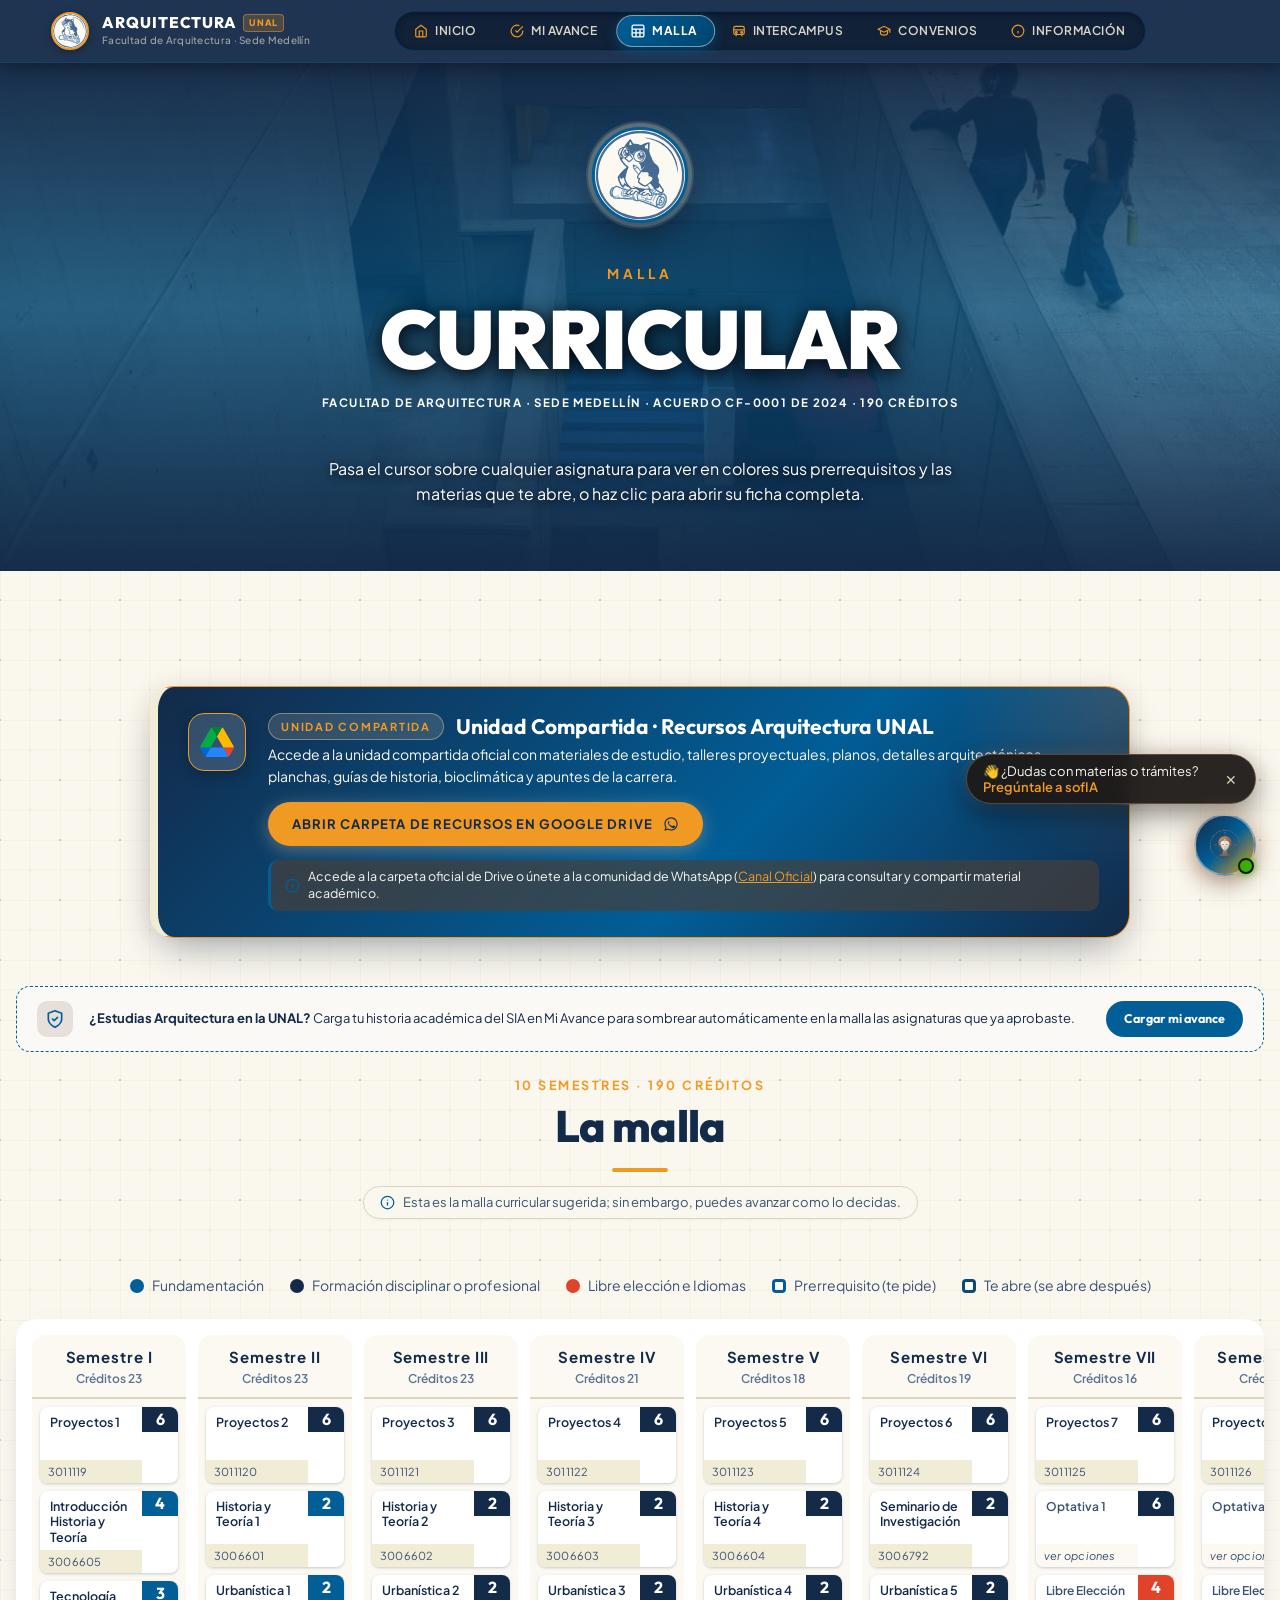
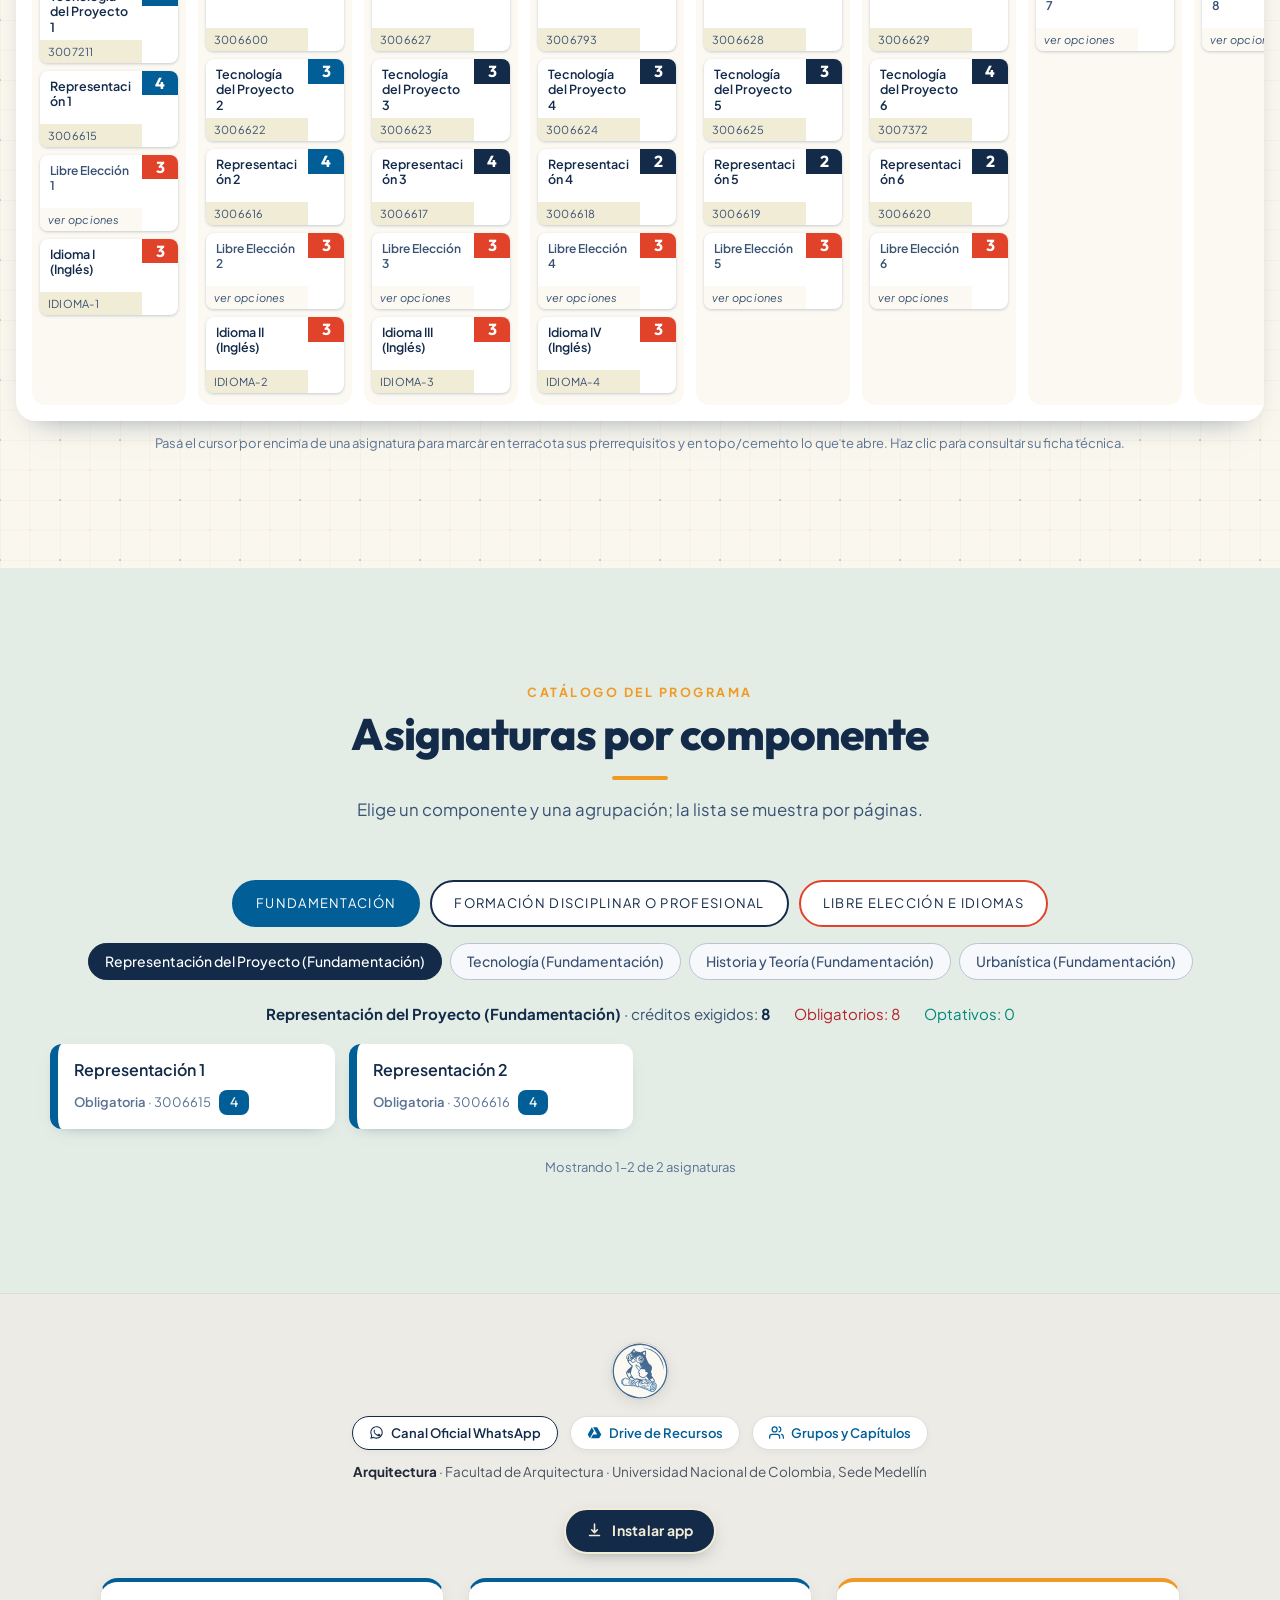
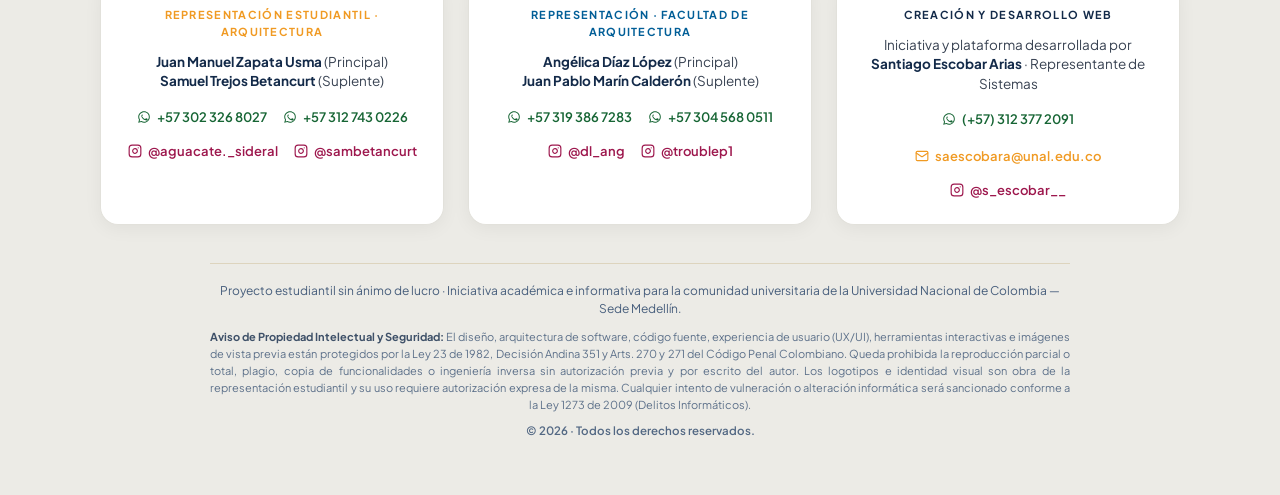
<file: malla.html>
<!doctype html>
<html lang="es">
<head>
  <meta charset="utf-8">
  <meta name="viewport" content="width=device-width, initial-scale=1">
  <title>Malla Curricular · Arquitectura UNAL Medellín</title>
  <meta name="description" content="Malla curricular interactiva del pregrado en Arquitectura (Facultad de Arquitectura, UNAL Sede Medellín): prerrequisitos interactivos, créditos, rutas curriculares de profundización y catálogo oficial de asignaturas.">
  <link rel="icon" type="image/svg+xml" href="img/favicon.svg">
  <link rel="manifest" href="manifest.webmanifest">
  <meta name="theme-color" content="#132A49">
  <link rel="apple-touch-icon" href="img/app/apple-touch-icon.png">
  <meta name="apple-mobile-web-app-capable" content="yes">
  <meta name="apple-mobile-web-app-title" content="Arquitectura UNAL">
  <link rel="preconnect" href="https://fonts.googleapis.com">
  <link rel="preconnect" href="https://fonts.gstatic.com" crossorigin>
  <link rel="stylesheet" href="https://fonts.googleapis.com/css2?family=Outfit:wght@400;500;600;700;800;900&family=Plus+Jakarta+Sans:ital,wght@0,400;0,500;0,600;0,700;0,800;1,400;1,600&display=swap">
  <link rel="stylesheet" href="css/base.css">
  <link rel="stylesheet" href="css/malla.css">
  <link rel="stylesheet" href="css/sofia.css">
  <script src="js/sofia.js" defer></script>
  <link rel="stylesheet" href="css/marca.css">
  <script src="js/calma.js" defer></script>
</head>
<body data-pagina="malla">

  <div id="barra"></div>

  <!-- PORTADA -->
  <section class="portada portada--corta foto foto--panoramica">
    <div class="contenedor portada__contenido">
      <div class="portada__logo-wrap">
        <img class="portada__logo" src="img/logo-arquitectura.svg" alt="Logo de Arquitectura · Facultad de Arquitectura" width="115" height="115">
      </div>
      <p class="portada__lugar">Facultad de Arquitectura · Sede Medellín · Acuerdo CF-0001 de 2024 · 190 Créditos</p>
      <h1 class="portada__titulo">
        <span class="portada__antetitulo">Malla</span>
        <span class="letras-varsity" data-texto="Curricular">Curricular</span>
      </h1>
      <p class="portada__texto">Pasa el cursor sobre cualquier asignatura para ver en colores sus prerrequisitos y las materias que te abre, o haz clic para abrir su ficha completa.</p>
    </div>
  </section>

  <main>

    <!-- MALLA INTERACTIVA -->
    <section class="seccion malla" id="malla" aria-labelledby="malla-titulo">
      <div class="contenedor contenedor--ancho">

        <!-- APARTADO UNIDAD COMPARTIDA / DRIVE DE ARQUITECTURA -->
        <aside class="malla-drive" aria-label="Recursos académicos y Banco de Materiales de Arquitectura">
          <div class="malla-drive__contenido">
            <div class="malla-drive__icono-wrap" aria-hidden="true">
              <svg class="malla-drive__logo" viewBox="0 0 87.3 78" width="34" height="30" aria-hidden="true">
                <path d="m6.6 66.85 3.85 6.65c.8 1.4 1.95 2.5 3.3 3.3l13.75-23.8H0c0 1.55.4 3.1 1.2 4.5z" fill="#0066da"/>
                <path d="M43.65 25 29.9 1.2c-1.35.8-2.5 1.9-3.3 3.3l-25.4 44C.4 50 0 51.55 0 53.1h27.5z" fill="#00ac47"/>
                <path d="M73.55 76.8c1.35-.8 2.5-1.9 3.3-3.3l1.6-2.75 7.65-13.25c.8-1.4 1.2-2.95 1.2-4.5H59.8l5.85 10.15z" fill="#ea4335"/>
                <path d="M43.65 25 57.4 1.2C56.05.4 54.5 0 52.9 0H34.4c-1.6 0-3.15.45-4.5 1.2z" fill="#00832d"/>
                <path d="M59.8 53.1H27.5L13.75 76.8c1.35.8 2.9 1.2 4.5 1.2h50.8c1.6 0 3.15-.45 4.5-1.2z" fill="#2684fc"/>
                <path d="M73.4 26.5l-12.7-22c-.8-1.4-1.95-2.5-3.3-3.3L43.65 25l16.15 28.1H87.3c0-1.55-.4-3.1-1.2-4.5z" fill="#ffba00"/>
              </svg>
            </div>

            <div class="malla-drive__cuerpo">
              <div class="malla-drive__texto">
                <div class="malla-drive__encabezado">
                  <span class="malla-drive__tag">Unidad Compartida</span>
                  <h3 class="malla-drive__titulo">Unidad Compartida · Recursos Arquitectura UNAL</h3>
                </div>
                <p class="malla-drive__desc">Accede a la unidad compartida oficial con materiales de estudio, talleres proyectuales, planos, detalles arquitectónicos, planchas, guías de historia, bioclimática y apuntes de la carrera.</p>
              </div>

              <div class="malla-drive__fila-acciones">
                <a class="malla-drive__btn-principal" href="https://drive.google.com/drive/folders/1VGnbVtYyd9x-ul9btdpgqwR2juEgQ9sO?usp=sharing" target="_blank" rel="noopener noreferrer" title="Solicitar la unidad compartida a la representante por WhatsApp">
                  <span>Abrir Carpeta de Recursos en Google Drive</span>
                  <svg viewBox="0 0 24 24" fill="currentColor" width="16" height="16" aria-hidden="true"><path d="M12.04 2C6.58 2 2.13 6.45 2.13 11.91C2.13 13.66 2.59 15.36 3.45 16.86L2.05 22L7.3 20.63C8.75 21.41 10.38 21.83 12.04 21.83C17.5 21.83 21.95 17.38 21.95 11.92C21.95 9.27 20.92 6.78 19.05 4.91C17.18 3.03 14.69 2 12.04 2M12.05 3.67C14.25 3.67 16.31 4.53 17.87 6.09C19.42 7.65 20.28 9.72 20.28 11.92C20.28 16.46 16.58 20.15 12.04 20.15C10.56 20.15 9.11 19.76 7.85 19L7.55 18.83L4.43 19.65L5.26 16.61L5.06 16.29C4.24 15 3.8 13.47 3.8 11.91C3.81 7.37 7.5 3.67 12.05 3.67M9.07 7.71C8.89 7.71 8.6 7.78 8.36 8.04C8.11 8.3 7.41 8.96 7.41 10.3C7.41 11.63 8.38 12.92 8.52 13.1C8.66 13.29 10.42 16 13.12 17.17C15.36 18.14 15.82 17.95 16.31 17.9C16.8 17.86 17.88 17.26 18.11 16.63C18.33 16 18.33 15.46 18.26 15.35C18.2 15.24 18.01 15.18 17.73 15.04C17.45 14.9 16.08 14.23 15.83 14.13C15.57 14.04 15.39 13.99 15.2 14.27C15.02 14.55 14.49 15.18 14.33 15.36C14.17 15.55 14.01 15.57 13.73 15.43C13.45 15.29 12.27 14.9 10.87 13.65C9.78 12.68 9.05 11.48 8.84 11.12C8.63 10.76 8.82 10.56 8.96 10.42C9.09 10.29 9.25 10.08 9.39 9.92C9.53 9.76 9.58 9.64 9.67 9.46C9.76 9.27 9.72 9.11 9.65 8.97C9.58 8.83 9.07 7.58 8.86 7.07C8.66 6.58 8.45 6.64 8.3 6.63C8.15 6.63 7.97 6.63 7.78 6.63"/></svg>
                </a>
              </div>

              <div class="malla-drive__nota">
                <svg viewBox="0 0 24 24" fill="none" stroke="currentColor" stroke-width="2" stroke-linecap="round" stroke-linejoin="round" width="15" height="15" aria-hidden="true">
                  <circle cx="12" cy="12" r="10"/>
                  <line x1="12" y1="16" x2="12" y2="12"/>
                  <line x1="12" y1="8" x2="12.01" y2="8"/>
                </svg>
                <span>Accede a la carpeta oficial de Drive o únete a la comunidad de WhatsApp (<a href="https://whatsapp.com/channel/0029VbBtoCFBvvscToG1Yn0u" target="_blank" rel="noopener noreferrer" style="color:var(--naranja);text-decoration:underline;">Canal Oficial</a>) para consultar y compartir material académico.</span>
              </div>
            </div>
          </div>
        </aside>

        <!-- BARRA DE SESIÓN Y AVANCE PERSONALIZADO EN LA MALLA -->
        <div class="malla-sesion" id="malla-sesion" hidden>
          <div class="malla-sesion__info">
            <span class="malla-sesion__icono" aria-hidden="true">
              <svg viewBox="0 0 24 24" fill="none" stroke="currentColor" stroke-width="2.2" stroke-linecap="round" stroke-linejoin="round"><path d="M22 11.08V12a10 10 0 1 1-5.93-9.14"/><polyline points="22 4 12 14.01 9 11.01"/></svg>
            </span>
            <div class="malla-sesion__textos">
              <div class="malla-sesion__fila-titulo">
                <span class="malla-sesion__etiqueta">Progreso en la malla</span>
                <span class="malla-sesion__usuario" id="malla-usuario-nombre">Estudiante</span>
              </div>
              <p class="malla-sesion__resumen-texto" id="malla-resumen-texto">Cargando tu avance...</p>
            </div>
          </div>
          <div class="malla-sesion__acciones">
            <button type="button" class="malla-sesion__btn-toggle is-activo" id="btn-toggle-sombreado" aria-pressed="true" title="Activar o desactivar el sombreado de materias aprobadas">
              <span class="malla-sesion__btn-toggle-switch"></span>
              <span class="malla-sesion__btn-toggle-label">Sombrear aprobadas</span>
            </button>
            <a href="avance.html" class="malla-sesion__enlace-avance">
              <span>Mi Avance</span>
              <svg viewBox="0 0 24 24" fill="none" stroke="currentColor" stroke-width="2" width="14" height="14" aria-hidden="true"><polyline points="9 18 15 12 9 6"/></svg>
            </a>
          </div>
        </div>

        <!-- AVISO INFORMATIVO PARA INVITADOS SIN AVANCE CARGADO -->
        <aside class="malla-invitado" id="malla-invitado" hidden>
          <div class="malla-invitado__icono" aria-hidden="true">
            <svg viewBox="0 0 24 24" fill="none" stroke="currentColor" stroke-width="2" stroke-linecap="round" stroke-linejoin="round"><path d="M12 22s8-4 8-10V5l-8-3-8 3v7c0 6 8 10 8 10z"/><polyline points="9 12 11 14 15 10"/></svg>
          </div>
          <div class="malla-invitado__cuerpo">
            <p class="malla-invitado__texto"><strong>¿Estudias Arquitectura en la UNAL?</strong> Carga tu historia académica del SIA en Mi Avance para sombrear automáticamente en la malla las asignaturas que ya aprobaste.</p>
          </div>
          <a href="avance.html" class="malla-invitado__btn">Cargar mi avance</a>
        </aside>

        <div class="seccion-titulo">
          <p class="seccion-titulo__antetitulo" id="malla-antetitulo">Programa curricular</p>
          <h2 id="malla-titulo">La malla</h2>
                  <p class="malla__aviso-sugerida">
            <svg viewBox="0 0 24 24" fill="none" stroke="currentColor" stroke-width="2" stroke-linecap="round" stroke-linejoin="round" width="15" height="15" aria-hidden="true"><circle cx="12" cy="12" r="10"/><path d="M12 16v-4"/><path d="M12 8h.01"/></svg>
            <span>Esta es la malla curricular sugerida; sin embargo, puedes avanzar como lo decidas.</span>
          </p>
        </div>

        <ul class="leyenda" id="leyenda" aria-label="Convenciones"></ul>

        <div class="malla__marco">
          <div id="malla-rejilla"><p class="cargando">Cargando malla…</p></div>
        </div>
        <p class="malla__ayuda">Pasa el cursor por encima de una asignatura para marcar en terracota sus prerrequisitos y en topo/cemento lo que te abre. Haz clic para consultar su ficha técnica.</p>
      </div>
    </section>

    <!-- ASIGNATURAS POR COMPONENTE (paginadas) -->
    <section class="seccion asignaturas" id="asignaturas" aria-labelledby="asignaturas-titulo">
      <div class="contenedor">
        <div class="seccion-titulo">
          <p class="seccion-titulo__antetitulo">Catálogo del programa</p>
          <h2 id="asignaturas-titulo">Asignaturas por componente</h2>
          <p class="seccion-titulo__intro">Elige un componente y una agrupación; la lista se muestra por páginas.</p>
        </div>

        <div class="pestanas" id="pestanas" role="tablist" aria-label="Componentes"></div>
        <div class="agrupaciones" id="agrupaciones" aria-label="Agrupaciones del componente"></div>
        <div id="resumen-agrupacion"></div>
        <ul class="catalogo" id="catalogo"></ul>
        <nav class="paginacion" id="paginacion" aria-label="Paginación de asignaturas"></nav>
      </div>
    </section>

  </main>

  <!-- DETALLE DE LA ASIGNATURA SELECCIONADA -->
  <aside class="detalle" id="detalle" role="region" aria-label="Detalle de la asignatura" aria-live="polite" hidden></aside>

  <div id="pie"></div>

  <script src="js/comun.js"></script>
  <script src="js/instalar.js"></script>
  <script src="js/avance-lector.js"></script>
  <script src="js/malla.js"></script>
</body>
</html>
</file>
<file: css/base.css>
/* =========================================================
   ARQUITECTURA · FACULTAD DE ARQUITECTURA · UNAL MEDELLÍN
   ESTILOS COMUNES — PALETA OFICIAL ARQUITECTURA:
   - Amarillo claro: #F1ECD6
   - Naranja: #F09A23
   - Rojo: #E1432A
   - Celeste vívido: #015E97
   - Azul oscuro: #132A49
   1. Variables y base
   2. Fondos y velos arquitectónicos
   3. Barra superior y navegación
   4. Portada
   5. Títulos de sección y mensajes
   6. Pie (Tarjetas oficiales)
   7. Mensaje flotante de bienvenida (Modal oficial)
   ========================================================= */


/* ---------- 1. Variables y base ---------- */

:root {
  /* Paleta Oficial Arquitectura · Facultad de Arquitectura · UNAL Medellín */
  --azul-oscuro: #132A49;         /* Azul oscuro: Tono principal, cabeceras, disciplinares, marca */
  --celeste-vivido: #015E97;      /* Celeste vívido: Primario de marca, fundamentación, botones de acción */
  --naranja: #F09A23;             /* Naranja: Acentos creativos, optativas, llamadas a la acción, badges */
  --rojo: #E1432A;                /* Rojo: Libre elección, alertas, resaltes arquitectónicos */
  --amarillo-claro: #F1ECD6;      /* Amarillo claro: Papel de dibujo arquitectónico, fondos suaves, tarjetas */

  /* Mapeo de identidad base */
  --carbon: var(--azul-oscuro);
  --arcilla: var(--celeste-vivido);
  --cemento-calido: #0B4A75;
  --oliva: var(--naranja);
  --arena-lino: var(--amarillo-claro);

  /* Mapeo de identidad */
  --cafe-profundo: var(--azul-oscuro);
  --tierra: var(--celeste-vivido);
  --madera: var(--naranja);
  --arena: var(--amarillo-claro);
  --marfil: #FBF9F2;              /* Papel claro y contrastes suaves */
  --gris-cemento: #3B577D;

  /* Aliases de compatibilidad */
  --verde-bosque: var(--azul-oscuro);
  --turquesa: var(--celeste-vivido);
  --lima-vibrante: var(--naranja);
  --lima-suave: var(--amarillo-claro);
  --azul-marino: var(--azul-oscuro);

  --color-primario: var(--celeste-vivido);
  --color-acento: var(--naranja);
  --color-secundario: var(--azul-oscuro);
  --color-resalte: var(--amarillo-claro);

  --azul: var(--celeste-vivido);
  --azul-brillante: var(--naranja);
  --papel: #FAF7EE;
  --tinta: #132A49;
  --tinta-suave: #395273;
  --gris: #5A7394;
  --linea: #DDD4BE;

  /* Colores oficiales de los componentes de la Malla de Arquitectura */
  --fundamentacion: #015E97;     /* Celeste vívido (22 créditos) */
  --disciplinar: #132A49;        /* Azul oscuro (119 créditos) */
  --libre: #E1432A;              /* Rojo (37 créditos) */
  --optativa: #F09A23;           /* Naranja (20 créditos de énfasis) */
  --nivelacion: #015E97;         /* Celeste vívido */

  /* Tipografías modernas que evocan Arquitectura y Hábitat */
  --letra-titulo: 'Outfit', -apple-system, BlinkMacSystemFont, "Segoe UI", Roboto, sans-serif;
  --letra-universidad: 'Plus Jakarta Sans', -apple-system, BlinkMacSystemFont, "Segoe UI", Roboto, sans-serif;
  --letra-texto: 'Plus Jakarta Sans', -apple-system, BlinkMacSystemFont, "Segoe UI", Roboto, sans-serif;
  --letra-estrecha: 'Plus Jakarta Sans', -apple-system, BlinkMacSystemFont, "Segoe UI", Roboto, sans-serif;
}

*, *::before, *::after { box-sizing: border-box; }
[hidden] { display: none !important; }

html { scroll-behavior: smooth; overflow-x: hidden; max-width: 100vw; }
body { overflow-x: hidden; max-width: 100vw; }

body {
  margin: 0;
  font-family: var(--letra-texto);
  line-height: 1.55;
  color: var(--tinta);
  background: url(../img/textura.svg), var(--papel);
}

h1, h2, h3, h4, p { margin: 0; }
svg { display: block; }
button { font: inherit; color: inherit; cursor: pointer; }
a { color: var(--azul); }

.contenedor {
  width: min(1180px, 100% - 32px);
  margin-inline: auto;
}

.solo-lectores {
  position: absolute;
  width: 1px; height: 1px;
  overflow: hidden;
  clip-path: inset(50%);
  white-space: nowrap;
}

@keyframes aparecer {
  from { opacity: 0; transform: translateY(8px); }
  to { opacity: 1; transform: none; }
}


/* ---------- 2. Fondos con fotos de la Facultad de Arquitectura / Hábitat y Construcción ----------
   Uso: class="foto foto--entrada". La foto va en ::before y un velo arquitectónico en ::after. */

.foto {
  position: relative;
  isolation: isolate;
  overflow: hidden;
  background-color: #1e2227;
}
.foto::before,
.foto::after {
  content: '';
  position: absolute;
  z-index: -1;
}
.foto::before {
  inset: 0;
  background-size: cover;
  background-position: center;
  filter: none;
}
.foto::after {
  inset: 0;
  background: linear-gradient(180deg, rgba(19, 42, 73, 0.93) 0%, rgba(1, 94, 151, 0.65) 48%, rgba(19, 42, 73, 0.96) 100%);
}
.foto--entrada::before { background-image: url(../img/campus-edificio.jpg); }
.foto--panoramica::before,
.foto--edificio::before { background-image: url(../img/campus-entrada.jpg); }


/* ---------- 3. Barra Superior y Navegación Arquitectónica (Dock Limpio y Elegante) ---------- */

.barra {
  position: sticky;
  top: 0;
  z-index: 1000;
  background: rgba(19, 42, 73, 0.95);
  backdrop-filter: blur(20px);
  -webkit-backdrop-filter: blur(20px);
  border-bottom: 1px solid rgba(1, 94, 151, 0.3);
  box-shadow: 0 4px 20px -2px rgba(0, 0, 0, 0.4);
}

.barra__contenido {
  display: flex;
  align-items: center;
  justify-content: space-between;
  gap: 16px;
  min-height: 62px;
}

/* MARCA OFICIAL IZQUIERDA */
.barra__marca {
  display: flex;
  align-items: center;
  gap: 12px;
  color: #ffffff;
  text-decoration: none;
  flex-shrink: 0;
  transition: transform 0.2s ease;
}

.barra__marca:hover {
  transform: translateY(-1px);
}

.barra__escudo-wrap {
  position: relative;
  width: 40px;
  height: 40px;
  display: flex;
  align-items: center;
  justify-content: center;
  flex-shrink: 0;
}

.barra__escudo-img {
  width: 38px;
  height: 38px;
  border-radius: 50%;
  object-fit: cover;
  padding: 0;
  background: #ffffff;
  border: 2px solid var(--naranja);
  box-shadow: 0 2px 8px rgba(0, 0, 0, 0.3);
  transition: transform 0.3s ease;
}

.barra__marca:hover .barra__escudo-img {
  transform: scale(1.06);
}

.barra__texto {
  display: flex;
  flex-direction: column;
  gap: 1px;
}

.barra__carrera-row {
  display: flex;
  align-items: center;
  gap: 6px;
}

.barra__carrera {
  font-family: var(--letra-titulo);
  font-size: 15.5px;
  font-weight: 800;
  letter-spacing: .06em;
  text-transform: uppercase;
  color: #ffffff;
  line-height: 1.1;
}

.barra__acuerdo-pill {
  font-family: var(--letra-universidad);
  font-size: 9px;
  font-weight: 800;
  padding: 1px 5px;
  border-radius: 4px;
  background: rgba(240, 154, 35, 0.2);
  border: 1px solid rgba(240, 154, 35, 0.5);
  color: var(--naranja);
  letter-spacing: .08em;
}

.barra__facultad {
  font-family: var(--letra-universidad);
  font-size: 10px;
  letter-spacing: .03em;
  color: rgba(241, 236, 214, 0.82);
  font-weight: 500;
}

/* NAVEGACIÓN CENTRAL: DOCK TIPOGRÁFICO LIMPIO (SIN SOBRECARGA DE ÍCONOS) */
.nav--dock {
  position: relative;
  display: flex;
  align-items: center;
  gap: 2px;
  padding: 3px;
  background: rgba(11, 26, 46, 0.7);
  border-radius: 999px;
  border: 1px solid rgba(1, 94, 151, 0.35);
  box-shadow: inset 0 2px 6px rgba(0, 0, 0, 0.3);
}

.nav__glider {
  position: absolute;
  top: 3px;
  bottom: 3px;
  left: 0;
  width: 0;
  border-radius: 999px;
  background: linear-gradient(135deg, var(--celeste-vivido) 0%, #004570 100%);
  border: 1px solid rgba(241, 236, 214, 0.5);
  box-shadow: 0 4px 14px -2px rgba(1, 94, 151, 0.7);
  pointer-events: none;
  opacity: 0;
  z-index: 1;
  transition: transform 0.25s cubic-bezier(0.16, 1, 0.3, 1), width 0.25s cubic-bezier(0.16, 1, 0.3, 1), opacity 0.2s ease;
}

.nav__enlace {
  position: relative;
  z-index: 2;
  display: inline-flex;
  align-items: center;
  gap: 7px;
  padding: 7px 16px;
  border-radius: 999px;
  text-decoration: none;
  color: rgba(241, 236, 214, 0.9);
  font-family: var(--letra-universidad);
  font-size: 12px;
  letter-spacing: .04em;
  text-transform: uppercase;
  font-weight: 600;
  white-space: nowrap;
  transition: color 0.18s ease, transform 0.15s ease;
  user-select: none;
}

.nav__icono {
  display: inline-flex;
  align-items: center;
  justify-content: center;
  color: var(--naranja);
  transition: transform 0.2s ease, color 0.2s ease;
}

.nav__icono svg {
  display: block;
}

.nav__enlace.is-activo .nav__icono,
.nav__enlace:hover .nav__icono {
  color: #ffffff;
  transform: scale(1.12);
}

.nav__enlace:hover {
  color: #ffffff;
}

.nav__enlace[aria-current="page"],
.nav__enlace.is-activo {
  color: #ffffff;
  font-weight: 700;
}

.nav__enlace:focus-visible {
  outline: 2px solid var(--naranja);
  outline-offset: 2px;
}

/* ZONA DERECHA: Botón sofIA + Menú Móvil */
.barra__der {
  display: flex;
  align-items: center;
  gap: 8px;
  flex-shrink: 0;
}

.barra__sofia-btn {
  display: inline-flex;
  align-items: center;
  gap: 6px;
  padding: 6px 14px;
  border-radius: 999px;
  background: linear-gradient(135deg, var(--naranja) 0%, #d87c0a 100%);
  border: 1px solid rgba(255, 255, 255, 0.4);
  color: #ffffff;
  font-family: var(--letra-universidad);
  font-size: 11.5px;
  font-weight: 800;
  letter-spacing: .05em;
  cursor: pointer;
  box-shadow: 0 4px 12px rgba(240, 154, 35, 0.4);
  transition: all 0.2s ease;
  user-select: none;
}

.barra__sofia-btn:hover {
  transform: translateY(-1px) scale(1.03);
  box-shadow: 0 6px 18px rgba(240, 154, 35, 0.6);
}

.barra__sofia-radar {
  width: 7px;
  height: 7px;
  border-radius: 50%;
  background: #ffffff;
  box-shadow: 0 0 6px #ffffff;
  animation: radarPing 1.8s cubic-bezier(0, 0, 0.2, 1) infinite;
}

@keyframes radarPing {
  0% { transform: scale(0.8); opacity: 0.8; }
  50% { transform: scale(1.4); opacity: 1; }
  100% { transform: scale(0.8); opacity: 0.8; }
}

.barra__boton-menu {
  display: none;
  align-items: center;
  justify-content: center;
  width: 36px;
  height: 36px;
  border-radius: 50%;
  background: rgba(255, 255, 255, 0.08);
  border: 1px solid rgba(241, 236, 214, 0.3);
  color: #ffffff;
  cursor: pointer;
  transition: all 0.2s ease;
}

.barra__boton-menu:hover {
  background: rgba(1, 94, 151, 0.4);
  border-color: var(--celeste-vivido);
}

.barra__icono {
  width: 18px;
  height: 18px;
  display: flex;
  align-items: center;
  justify-content: center;
}
.barra__icono svg { width: 18px; height: 18px; }
.barra__icono--cerrar { display: none; }

.barra.is-menu-abierto .barra__boton-menu {
  background: var(--rojo);
  border-color: var(--rojo);
  color: #ffffff;
}
.barra.is-menu-abierto .barra__icono--abrir { display: none; }
.barra.is-menu-abierto .barra__icono--cerrar { display: flex; }

/* REGLA LÁSER INFERIOR ELEGANTE */
.barra__escalimetro {
  position: relative;
  width: 100%;
  height: 2px;
  background: rgba(1, 94, 151, 0.2);
  overflow: hidden;
}

.escalimetro__laser {
  position: absolute;
  top: 0;
  left: 0;
  height: 100%;
  width: 100%;
  background: linear-gradient(90deg, transparent, var(--celeste-vivido) 40%, var(--naranja) 95%, #ffffff 100%);
  transform-origin: left;
  transform: scaleX(0);
  pointer-events: none;
  box-shadow: 0 0 6px var(--naranja);
  transition: transform 0.1s linear;
}

/* =========================================================
   CORTINA DE TRANSICIÓN: SHUTTER CAD ARQUITECTÓNICO & ESCANEO LÁSER
   ========================================================= */

.cortina-obra,
.cortina-plano {
  position: fixed;
  inset: 0;
  z-index: 99999;
  pointer-events: none;
  opacity: 0;
  visibility: hidden;
  background: rgba(11, 26, 46, 0.94);
  backdrop-filter: blur(14px);
  -webkit-backdrop-filter: blur(14px);
  display: flex;
  align-items: center;
  justify-content: center;
  overflow: hidden;
  transition: opacity 0.16s ease, visibility 0.16s ease;
}

.cortina-shutter__grid {
  position: absolute;
  inset: 0;
  background-image: 
    linear-gradient(to right, rgba(1, 94, 151, 0.22) 1px, transparent 1px),
    linear-gradient(to bottom, rgba(1, 94, 151, 0.22) 1px, transparent 1px);
  background-size: 40px 40px;
  background-position: center center;
  opacity: 0.8;
}

.cortina-shutter__laser {
  position: absolute;
  top: 50%;
  left: 0;
  right: 0;
  height: 2px;
  transform: translateY(-50%);
  pointer-events: none;
}

.cortina-shutter__laser-haz {
  position: absolute;
  top: 0;
  bottom: 0;
  left: 0;
  width: 100%;
  background: linear-gradient(90deg, transparent 0%, rgba(1, 94, 151, 0.6) 30%, var(--naranja) 70%, #ffffff 90%, transparent 100%);
  box-shadow: 0 0 16px var(--naranja);
  transform: translateX(-100%);
}

.cortina-obra.is-entrando .cortina-shutter__laser-haz {
  animation: barridoLaserShutter 0.26s cubic-bezier(0.16, 1, 0.3, 1) forwards;
}

@keyframes barridoLaserShutter {
  0% { transform: translateX(-100%); }
  100% { transform: translateX(100%); }
}

.cortina-hud {
  position: relative;
  z-index: 10;
  width: min(500px, 90vw);
  background: rgba(19, 42, 73, 0.96);
  border: 1.5px solid var(--celeste-vivido);
  border-radius: 20px;
  padding: 24px 28px 20px;
  box-shadow: 0 24px 60px -10px rgba(0, 0, 0, 0.75);
  display: flex;
  flex-direction: column;
  gap: 16px;
  transform: scale(0.95);
  opacity: 0;
  transition: transform 0.18s cubic-bezier(0.16, 1, 0.3, 1), opacity 0.18s ease;
}

.cortina-obra.is-entrando .cortina-hud {
  transform: scale(1);
  opacity: 1;
}

.cortina-hud__visor {
  display: flex;
  align-items: center;
  gap: 18px;
}

.cortina-hud__mira {
  width: 56px;
  height: 56px;
  flex-shrink: 0;
}
.cortina-hud__svg-mira {
  width: 100%;
  height: 100%;
}
.mira-rotar {
  transform-origin: 50px 50px;
  animation: girarReticula 3s linear infinite;
}
@keyframes girarReticula {
  from { transform: rotate(0deg); }
  to { transform: rotate(360deg); }
}

.cortina-hud__info {
  display: flex;
  flex-direction: column;
  gap: 4px;
  flex: 1;
}

.cortina-hud__tags {
  display: flex;
  align-items: center;
  justify-content: space-between;
  gap: 8px;
}

.cortina-hud__badge {
  font-family: var(--letra-universidad);
  font-size: 10px;
  font-weight: 800;
  letter-spacing: .1em;
  text-transform: uppercase;
  color: var(--naranja);
}

.cortina-hud__cota {
  font-family: ui-monospace, SFMono-Regular, "SF Mono", Menlo, Consolas, monospace;
  font-size: 11px;
  font-weight: 700;
  color: var(--amarillo-claro);
  background: rgba(1, 94, 151, 0.25);
  border: 1px solid rgba(1, 94, 151, 0.5);
  padding: 2px 7px;
  border-radius: 6px;
}

.cortina-hud__titulo {
  font-family: var(--letra-titulo);
  font-size: clamp(16px, 3.2vw, 19px);
  font-weight: 800;
  color: #ffffff;
  margin: 2px 0 0;
  letter-spacing: -.01em;
}

.cortina-hud__meta {
  display: flex;
  align-items: center;
  justify-content: space-between;
  gap: 8px;
  font-family: var(--letra-universidad);
  font-size: 11px;
  color: rgba(241, 236, 214, 0.75);
}

.cortina-hud__coords {
  font-family: ui-monospace, SFMono-Regular, "SF Mono", Menlo, Consolas, monospace;
  font-size: 10px;
  color: var(--celeste-vivido);
}

.cortina-hud__barra-wrap {
  width: 100%;
  height: 4px;
  background: rgba(241, 236, 214, 0.12);
  border-radius: 999px;
  overflow: hidden;
}

.cortina-hud__barra {
  height: 100%;
  width: 100%;
  background: linear-gradient(90deg, var(--celeste-vivido), var(--naranja), #ffffff);
  transform-origin: left;
  transform: scaleX(0);
}

.cortina-obra.is-entrando .cortina-hud__barra {
  animation: progresoShutter 0.22s cubic-bezier(0.16, 1, 0.3, 1) forwards;
}

@keyframes progresoShutter {
  0% { transform: scaleX(0); }
  100% { transform: scaleX(1); }
}

.cortina-obra.is-entrando {
  opacity: 1;
  visibility: visible;
  pointer-events: auto;
}

.cortina-obra.is-revelando {
  opacity: 1;
  visibility: visible;
  animation: desvanecerShutter 0.24s cubic-bezier(0.16, 1, 0.3, 1) forwards;
}

@keyframes desvanecerShutter {
  0% { opacity: 1; transform: scale(1); }
  100% { opacity: 0; transform: scale(1.02); visibility: hidden; }
}

/* ---------- 4. Portada ---------- */

.portada__contenido {
  display: flex;
  flex-direction: column;
  align-items: center;
  text-align: center;
  padding: 72px 0 80px;
}
.portada--corta .portada__contenido {
  padding: 56px 0 60px;
}

.portada--corta .portada__lugar {
  display: inline-flex;
  align-items: center;
  gap: 8px;
  padding: 6px 20px;
  border-radius: 999px;
  background: rgba(19, 42, 73, 0.94);
  border: 1.5px solid var(--naranja);
  color: #ffffff;
  font-family: var(--letra-universidad);
  font-size: 11.5px;
  font-weight: 700;
  letter-spacing: .12em;
  text-transform: uppercase;
  margin-bottom: 16px;
  backdrop-filter: blur(12px);
  box-shadow: 0 4px 16px rgba(0, 0, 0, 0.4);
}

.portada--corta 
.portada__acuerdo-tag {
  display: inline-flex;
  align-items: center;
  justify-content: center;
  font-family: var(--letra-universidad);
  font-size: clamp(10.5px, 1.4vw, 12px);
  font-weight: 700;
  letter-spacing: .12em;
  text-transform: uppercase;
  color: var(--naranja);
  background: rgba(19, 42, 73, 0.95);
  padding: 7px 22px;
  border-radius: 999px;
  border: 1.5px solid var(--naranja);
  margin: 14px 0 18px;
  backdrop-filter: blur(14px);
  box-shadow: 0 4px 18px rgba(0, 0, 0, 0.45);
}

.portada__antetitulo {
  display: block;
  font-family: var(--letra-universidad);
  font-size: clamp(14px, 2vw, 18px);
  letter-spacing: .22em;
  text-transform: uppercase;
  color: var(--naranja);
  font-weight: 800;
  margin-bottom: 6px;
  text-shadow: 0 2px 10px rgba(0, 0, 0, 0.9);
}

.portada--corta .letras-varsity {
  color: #ffffff;
  font-weight: 900;
  letter-spacing: -0.01em;
  text-transform: uppercase;
  text-shadow: 0 4px 24px rgba(0, 0, 0, 0.95), 0 2px 8px rgba(19, 42, 73, 0.9);
}

.portada--corta .portada__texto {
  max-width: 680px;
  margin-top: 14px;
  font-size: 16px;
  line-height: 1.6;
  color: #ffffff;
  text-shadow: 0 2px 10px rgba(0, 0, 0, 0.9);
}

.portada__lugar {
  display: inline-flex;
  align-items: center;
  gap: 8px;
  padding: 7px 22px;
  border-radius: 999px;
  background: rgba(19, 42, 73, 0.92);
  border: 1px solid var(--celeste-vivido);
  color: var(--amarillo-claro);
  font-family: var(--letra-universidad);
  font-size: 12px;
  font-weight: 700;
  letter-spacing: .14em;
  text-transform: uppercase;
  margin-bottom: 18px;
  backdrop-filter: blur(10px);
  box-shadow: 0 8px 20px -6px rgba(19, 42, 73, 0.4);
}
.portada__titulo { margin-top: 6px; }
.portada__antetitulo {
  display: block;
  font-family: var(--letra-universidad);
  font-size: clamp(14px, 2.2vw, 19px);
  letter-spacing: .24em;
  text-transform: uppercase;
  color: var(--naranja);
  font-weight: 700;
  margin-bottom: 8px;
}

/* Tipografía de portada moderna */
.letras-varsity {
  position: relative;
  display: inline-block;
  font-family: var(--letra-titulo);
  font-weight: 900;
  font-size: clamp(48px, 9vw, 98px);
  line-height: 1;
  letter-spacing: -0.01em;
  text-transform: uppercase;
  color: #ffffff;
  text-shadow: 0 6px 24px rgba(19, 42, 73, 0.4);
}
.portada--corta .letras-varsity { font-size: clamp(40px, 7vw, 82px); }
.letras-varsity--sub {
  display: block;
  margin-top: 4px;
  font-size: clamp(44px, 8.5vw, 92px);
  letter-spacing: -0.01em;
  background: linear-gradient(135deg, var(--naranja) 0%, var(--amarillo-claro) 100%);
  -webkit-background-clip: text;
  -webkit-text-fill-color: transparent;
  filter: drop-shadow(0 4px 18px rgba(19, 42, 73, 0.4));
}
.letras-varsity::before {
  display: none;
}

.portada__logo-wrap {
  margin-bottom: 20px;
}
.portada__logo {
  width: 125px;
  height: 125px;
  border-radius: 50%;
  object-fit: cover;
  padding: 0;
  border: 3.5px solid var(--celeste-vivido);
  box-shadow: 0 12px 32px rgba(19, 42, 73, 0.4), 0 0 0 4px rgba(213, 191, 165, 0.3);
  background: #ffffff;
  display: block;
  margin: 0 auto;
  transition: transform .25s ease, box-shadow .25s ease;
}
.portada__logo:hover {
  transform: scale(1.06);
  box-shadow: 0 16px 36px rgba(19, 42, 73, 0.4), 0 0 0 5px var(--naranja);
}

.portada__subtitulo {
  margin-top: 14px;
  font-family: var(--letra-titulo);
  font-size: clamp(24px, 4.2vw, 44px);
  letter-spacing: .02em;
  text-transform: uppercase;
  font-weight: 700;
  color: #fff;
}
.portada__texto {
  max-width: 680px;
  margin-top: 14px;
  font-size: 17px;
  line-height: 1.65;
  color: #ffffff;
  text-shadow: 0 2px 12px rgba(0, 0, 0, 0.85);
}

.portada__cifras {
  display: grid;
  grid-template-columns: repeat(4, 1fr);
  gap: 14px;
  width: min(840px, 100%);
  margin: 36px 0 0;
  padding: 0;
  list-style: none;
}
.portada__cifras li {
  display: flex;
  flex-direction: column;
  align-items: center;
  justify-content: center;
  padding: 18px 14px;
  background: rgba(19, 42, 73, 0.92);
  backdrop-filter: blur(14px);
  border: 1.5px solid rgba(1, 94, 151, 0.45);
  border-top: 3.5px solid var(--naranja);
  border-radius: 18px;
  box-shadow: 0 12px 30px -4px rgba(0, 0, 0, 0.55);
  transition: transform .22s ease, border-color .22s ease, box-shadow .22s ease;
  font-family: var(--letra-titulo);
  font-weight: 800;
  font-size: 28px;
  line-height: 1.1;
  letter-spacing: .02em;
  text-transform: uppercase;
  color: #ffffff;
  text-shadow: 0 2px 8px rgba(0, 0, 0, 0.5);
}

.portada__cifras li:hover {
  transform: translateY(-3px);
  border-color: var(--naranja);
  background: rgba(19, 42, 73, 0.92);
  box-shadow: 0 16px 32px -6px rgba(19, 42, 73, 0.4);
}
.portada__cifras small {
  margin-top: 6px;
  font-family: var(--letra-universidad);
  font-weight: 700;
  font-size: 11px;
  letter-spacing: .12em;
  text-transform: uppercase;
  color: var(--amarillo-claro);
}

.portada__boton {
  display: inline-flex;
  align-items: center;
  gap: 10px;
  height: 52px;
  margin-top: 28px;
  padding: 0 28px;
  border-radius: 999px;
  background: var(--naranja);
  color: #ffffff;
  font-family: var(--letra-universidad);
  font-weight: 700;
  font-size: 14px;
  letter-spacing: .08em;
  text-transform: uppercase;
  text-decoration: none;
  border: 1.5px solid var(--celeste-vivido);
  box-shadow: 0 8px 24px -4px rgba(128, 91, 70, .55);
  transition: transform .15s, background .15s, box-shadow .15s, border-color .15s;
}
.portada__boton:hover {
  transform: translateY(-2px);
  background: var(--celeste-vivido);
  border-color: var(--naranja);
  color: #ffffff;
  box-shadow: 0 12px 28px -4px rgba(128, 91, 70, .7);
}
.portada__boton svg { width: 18px; height: 18px; color: #ffffff; }

.portada__acciones {
  display: flex;
  flex-wrap: wrap;
  align-items: center;
  justify-content: center;
  gap: 16px;
  margin-top: 28px;
}
.portada__acciones .portada__boton {
  margin-top: 0;
}
.portada__boton--secundario {
  background: rgba(19, 42, 73, 0.92);
  color: var(--amarillo-claro);
  border: 1.5px solid var(--celeste-vivido);
  box-shadow: 0 8px 24px -6px rgba(19, 42, 73, 0.4);
}
.portada__boton--secundario:hover {
  background: var(--azul-oscuro);
  border-color: var(--naranja);
  color: #ffffff;
  box-shadow: 0 12px 28px -6px rgba(19, 42, 73, 0.4);
}
  border-color: var(--celeste-vivido);
  color: #fff;
  box-shadow: 0 12px 26px -8px rgba(0, 188, 200, .4);
}
.portada__boton--secundario svg {
  color: var(--celeste-vivido);
}


/* ---------- 5. Títulos de sección y mensajes ---------- */

.seccion { padding: 72px 0; }

.seccion-titulo {
  max-width: 680px;
  margin: 0 auto 40px;
  text-align: center;
}
.seccion-titulo__antetitulo {
  font-family: var(--letra-universidad);
  font-size: 12.5px;
  font-weight: 700;
  letter-spacing: .2em;
  text-transform: uppercase;
  color: var(--naranja);
}
.seccion-titulo h2 {
  margin-top: 6px;
  font-family: var(--letra-titulo);
  font-weight: 700;
  font-size: clamp(30px, 4.5vw, 44px);
  line-height: 1.15;
  color: var(--azul-oscuro);
  -webkit-text-stroke: 0;
  filter: none;
}
.seccion-titulo__intro { margin-top: 12px; font-size: 16.5px; color: var(--tinta-suave); }

.aviso {
  max-width: 560px;
  margin: 40px auto;
  padding: 22px 24px;
  border: 2px dashed var(--azul);
  border-radius: 18px;
  background: #fff;
  text-align: center;
  color: var(--tinta-suave);
}
.aviso strong { color: var(--azul-marino); }
.aviso code {
  padding: 2px 6px;
  border-radius: 6px;
  background: var(--amarillo-claro);
  color: var(--azul-oscuro);
  font-size: 14px;
}

.cargando {
  padding: 48px 0;
  text-align: center;
  font-family: var(--letra-universidad);
  letter-spacing: .2em;
  text-transform: uppercase;
  font-size: 13px;
  color: var(--gris);
}


/* ---------- 6. Pie de Página (Idéntico al diseño con 2 tarjetas) ---------- */

.pie {
  background: #ecebe6;
  border-top: 1px solid #dddcd6;
  padding: 48px 16px 56px;
  display: flex;
  flex-direction: column;
  align-items: center;
  gap: 24px;
}

.pie__marca-central {
  display: flex;
  flex-direction: column;
  align-items: center;
  text-align: center;
  gap: 12px;
  max-width: 680px;
  margin: 0 auto;
}

.pie__escudo {
  width: 58px;
  height: 58px;
  display: flex;
  align-items: center;
  justify-content: center;
  margin-bottom: 2px;
}

.pie__escudo-img {
  width: 58px;
  height: 58px;
  border-radius: 50%;
  object-fit: cover;
  background: #ffffff;
  padding: 0;
  border: 1px solid #d4d3cc;
  box-shadow: 0 4px 14px rgba(0, 0, 0, 0.08);
  display: block;
}

.pie__pildoras-carrera {
  display: inline-flex;
  align-items: center;
  justify-content: center;
  gap: 12px;
  flex-wrap: wrap;
  margin-top: 2px;
}

.pie__pildora {
  display: inline-flex;
  align-items: center;
  gap: 7px;
  padding: 6px 16px;
  border-radius: 999px;
  background: #ffffff;
  border: 1px solid #dfded8;
  font-size: 13px;
  font-weight: 600;
  text-decoration: none;
  box-shadow: 0 2px 6px rgba(0, 0, 0, 0.04);
  transition: transform .15s, border-color .15s, box-shadow .15s;
}

.pie__pildora:hover {
  transform: translateY(-1px);
  box-shadow: 0 4px 12px rgba(0, 0, 0, 0.08);
}

.pie__pildora--ig {
  color: var(--azul);
  border-color: var(--celeste-vivido);
}
.pie__pildora--ig:hover {
  background: rgba(178, 139, 107, 0.1);
  border-color: var(--azul);
}

.pie__pildora--wpp {
  color: var(--azul-oscuro);
  border-color: var(--azul-oscuro);
}
.pie__pildora--wpp:hover {
  background: rgba(128, 91, 70, 0.1);
  border-color: var(--azul-oscuro);
}

.pie__titulo-carrera {
  font-size: 13.5px;
  color: #4b5563;
  line-height: 1.5;
  margin: 0;
}

.pie__titulo-carrera strong {
  color: #1f2937;
  font-weight: 700;
}

/* Rejilla de tres tarjetas oficiales (Arquitectura, Facultad y Desarrollo) */
.pie__tarjetas-grid {
  display: grid;
  grid-template-columns: repeat(auto-fit, minmax(300px, 1fr));
  justify-content: center;
  gap: 24px;
  width: min(1080px, 100%);
  margin: 0 auto;
}

.pie__tarjetas-grid--tres {
  grid-template-columns: repeat(auto-fit, minmax(300px, 1fr));
  width: min(1080px, 100%);
  gap: 24px;
}

.pie__tarjeta {
  background: #ffffff;
  border-radius: 18px;
  padding: 24px 22px;
  box-shadow: 0 4px 18px rgba(0, 0, 0, 0.05);
  border: 1px solid #e2e1db;
  text-align: center;
  display: flex;
  flex-direction: column;
  align-items: center;
  gap: 12px;
  position: relative;
  overflow: hidden;
}

.pie__tarjeta--representacion {
  border-top: 4px solid var(--celeste-vivido);
}

.pie__tarjeta--facultad {
  border-top: 4px solid var(--celeste-vivido);
}

.pie__tarjeta--desarrollo {
  border-top: 4px solid var(--naranja);
}

.pie__tarjeta-sub {
  font-family: var(--letra-universidad);
  font-size: 11px;
  font-weight: 700;
  letter-spacing: .12em;
  text-transform: uppercase;
}

.pie__tarjeta--representacion .pie__tarjeta-sub {
  color: var(--naranja);
}

.pie__tarjeta--facultad .pie__tarjeta-sub {
  color: var(--celeste-vivido);
}

.pie__tarjeta--desarrollo .pie__tarjeta-sub {
  color: var(--azul-oscuro);
}

.pie__tarjeta-nombre {
  font-size: 13.5px;
  line-height: 1.45;
  color: #374151;
  margin: 0;
}

.pie__tarjeta-nombre strong {
  color: var(--azul-oscuro);
  font-weight: 700;
}

.pie__tarjeta-enlaces {
  display: flex;
  align-items: center;
  justify-content: center;
  gap: 16px;
  flex-wrap: wrap;
  margin-top: 4px;
}

.pie__tarjeta-enlaces--segunda {
  margin-top: 2px;
}

.pie__enlace-contacto {
  display: inline-flex;
  align-items: center;
  gap: 6px;
  font-size: 13px;
  text-decoration: none;
  font-weight: 600;
  transition: color .15s, transform .15s;
}

.pie__enlace-contacto:hover {
  transform: translateY(-1px);
}

.pie__enlace-contacto--wpp {
  color: #166534;
}
.pie__enlace-contacto--wpp:hover {
  color: #14532d;
}

.pie__enlace-contacto--correo {
  color: var(--naranja);
}
.pie__enlace-contacto--correo:hover {
  color: var(--azul-oscuro);
}

.pie__enlace-contacto--ig {
  color: #9d174d;
}
.pie__enlace-contacto--ig:hover {
  color: #be185d;
}

/* ---------- 7. Mensaje flotante de bienvenida (Diseño modal oficial) ---------- */

.toast-autor {
  position: fixed;
  bottom: 24px;
  right: 24px;
  z-index: 9999;
  max-width: 440px;
  width: calc(100% - 32px);
  pointer-events: none;
  opacity: 0;
  transform: translateY(24px) scale(0.96);
  transition: opacity .35s cubic-bezier(0.16, 1, 0.3, 1), transform .35s cubic-bezier(0.16, 1, 0.3, 1);
}

.toast-autor.is-visible {
  pointer-events: auto;
  opacity: 1;
  transform: translateY(0) scale(1);
}

.toast-autor.is-hiding {
  opacity: 0;
  transform: translateY(16px) scale(0.95);
}

.toast-autor__tarjeta {
  background: #ffffff;
  border-radius: 24px;
  padding: 24px 26px 20px;
  box-shadow: 0 20px 48px -10px rgba(0, 0, 0, 0.22), 0 0 0 1px rgba(0, 0, 0, 0.06);
  display: flex;
  flex-direction: column;
  gap: 14px;
  position: relative;
}

.toast-autor__cerrar {
  position: absolute;
  top: 14px;
  right: 14px;
  width: 32px;
  height: 32px;
  border-radius: 50%;
  background: #f3f4f6;
  border: none;
  color: #4b5563;
  display: grid;
  place-items: center;
  cursor: pointer;
  transition: background .15s, color .15s, transform .1s;
}

.toast-autor__cerrar:hover {
  background: #e5e7eb;
  color: #111827;
  transform: scale(1.05);
}

.toast-autor__cabecera {
  display: flex;
  align-items: center;
  gap: 14px;
  padding-right: 32px;
}

.toast-autor__avatar {
  width: 48px;
  height: 48px;
  border-radius: 50%;
  border: 2px solid var(--celeste-vivido);
  padding: 0;
  background: #ffffff;
  flex-shrink: 0;
  overflow: hidden;
}

.toast-autor__avatar-img {
  width: 100%;
  height: 100%;
  object-fit: cover;
  border-radius: 50%;
  display: block;
}

.toast-autor__titulos {
  display: flex;
  flex-direction: column;
  gap: 2px;
}

.toast-autor__nombre {
  font-family: var(--letra-titulo);
  font-size: 17px;
  font-weight: 700;
  color: var(--azul-oscuro);
  line-height: 1.2;
}

.toast-autor__cargo {
  font-family: var(--letra-universidad);
  font-size: 11px;
  font-weight: 700;
  letter-spacing: .12em;
  text-transform: uppercase;
  color: var(--naranja);
  margin-top: 2px;
}

.toast-autor__mensaje {
  font-size: 14px;
  line-height: 1.55;
  color: #374151;
  margin: 0;
}

.toast-autor__destacado {
  color: #2563eb;
  font-weight: 800;
  letter-spacing: 0.02em;
}

.toast-autor__mensaje strong {
  color: var(--azul-oscuro);
  font-weight: 700;
}

.toast-autor__pildoras {
  display: flex;
  flex-wrap: wrap;
  gap: 8px;
  margin-top: 2px;
}

.toast-autor__pildora {
  display: inline-flex;
  align-items: center;
  gap: 6px;
  border-radius: 999px;
  padding: 6px 14px;
  font-size: 12.5px;
  font-weight: 600;
  text-decoration: none;
  transition: transform .15s, box-shadow .15s;
}

.toast-autor__pildora:hover {
  transform: translateY(-1px);
}

.toast-autor__pildora--wpp {
  background: #ecfdf5;
  border: 1px solid #a7f3d0;
  color: #166534;
}

.toast-autor__pildora--ig {
  background: #fdf2f8;
  border: 1px solid #fbcfe8;
  color: #9d174d;
}

.toast-autor__pildora--correo {
  background: #f5f1e8;
  border: 1px solid #d5ccb6;
  color: var(--azul-oscuro);
}

.toast-autor__btn-ok {
  background: var(--naranja);
  color: #ffffff;
  border: none;
  border-radius: 999px;
  padding: 10px 22px;
  font-family: var(--letra-universidad);
  font-size: 12px;
  font-weight: 700;
  letter-spacing: .1em;
  text-transform: uppercase;
  cursor: pointer;
  width: fit-content;
  margin-top: 4px;
  box-shadow: 0 4px 14px rgba(121, 84, 70, 0.35);
  transition: background .15s, transform .1s;
}

.toast-autor__btn-ok:hover {
  background: var(--azul-oscuro);
  transform: translateY(-1px);
}


/* ---------- Tablet y móvil ---------- */

@keyframes menuDesplegar {
  from {
    opacity: 0;
    transform: translateY(-8px);
  }
  to {
    opacity: 1;
    transform: translateY(0);
  }
}

@media (min-width: 981px) and (max-width: 1120px) {
  .nav a {
    padding: 8px 12px;
    font-size: 12px;
  }
}

/* Pantallas intermedias (1041px - 1180px): ajuste técnico ultra-compacto */
@media (min-width: 1041px) and (max-width: 1180px) {
  .barra__facultad {
    display: none;
  }
  .nav__numero {
    display: none;
  }
  .nav__enlace {
    padding: 6px 9px;
    font-size: 11.5px;
    gap: 4px;
  }
  .nav__badge {
    display: none;
  }
}

/* Pantallas móviles y tablets (hasta 1040px): menú tipo cajetín técnico */
@media (max-width: 1040px) {
  .barra__contenido {
    min-height: 58px;
    padding-block: 6px;
  }
  .barra__boton-menu {
    display: inline-flex;
    flex-shrink: 0;
  }
  .barra__laser-marca {
    display: none;
  }
  .nav {
    display: none;
    position: absolute;
    top: 100%;
    left: 0;
    right: 0;
    border-radius: 0 0 24px 24px;
    background: rgba(51, 54, 59, 0.98);
    backdrop-filter: blur(20px);
    border: none;
    border-bottom: 3.5px solid var(--naranja);
    box-shadow: 0 20px 48px rgba(0, 0, 0, 0.7);
    padding: 16px;
    flex-direction: column;
    gap: 8px;
    max-height: calc(100vh - 70px);
    overflow-y: auto;
  }
  .nav__glider {
    display: none;
  }
  .barra.is-menu-abierto .nav {
    display: flex;
    animation: menuDesplegar .2s ease-out;
  }
  .nav__enlace {
    width: 100%;
    justify-content: flex-start;
    padding: 12px 18px;
    border-radius: 14px;
    border: 1px solid rgba(228, 220, 199, 0.12);
    background: rgba(255, 255, 255, 0.05);
    font-size: 13.5px;
  }
  .nav__enlace[aria-current="page"] {
    background: var(--naranja);
    border-color: var(--cemento-calido);
    box-shadow: 0 4px 14px rgba(121, 84, 70, 0.5);
  }
  .nav__burbuja {
    display: none;
  }
}

@media (max-width: 720px) {
  .portada__contenido { padding: 48px 0 56px; }
  .portada__cifras {
    grid-template-columns: repeat(2, 1fr);
    gap: 10px;
  }
  .seccion { padding: 52px 0; }

  .pie__tarjetas-grid {
    grid-template-columns: 1fr;
  }
}

@media (max-width: 480px) {
  .toast-autor {
    bottom: 12px;
    right: 12px;
    left: 12px;
    width: auto;
    max-width: none;
  }
  .toast-autor__tarjeta {
    padding: 18px 18px 16px;
  }
  .toast-autor__btn-ok {
    text-align: center;
    width: 100%;
  }
  .barra__escudo,
  .barra__escudo-img {
    width: 38px;
    height: 38px;
  }
  .barra__texto {
    font-size: 12px;
    letter-spacing: .04em;
  }
  .barra__texto small {
    font-size: 10.5px;
  }
  .barra__boton-menu {
    padding: 7px 11px;
    font-size: 11px;
  }
}

/* ---------- Pie legal y derechos de autor ---------- */


/* ---------- Aviso Legal y Propiedad Intelectual ---------- */
.pie__legal {
  display: flex;
  flex-direction: column;
  align-items: center;
  gap: 10px;
  max-width: 860px;
  margin: 14px auto 0;
  padding-top: 18px;
  border-top: 1px solid var(--linea, rgba(0, 0, 0, 0.12));
  text-align: center;
}

.pie__legal-texto {
  font-family: var(--letra-texto, sans-serif);
  font-size: 12px;
  color: var(--tinta-suave, #555555);
  line-height: 1.5;
  margin: 0;
  opacity: 0.92;
}

.pie__legal-aviso {
  font-family: var(--letra-texto, sans-serif);
  font-size: 11px;
  color: var(--tinta-suave, #666666);
  line-height: 1.55;
  margin: 0;
  opacity: 0.8;
  text-align: justify;
  text-align-last: center;
}

.pie__legal-aviso strong {
  color: var(--tinta, #222222);
}

.pie__copyright {
  font-family: var(--letra-texto, sans-serif);
  font-size: 11.5px;
  font-weight: 600;
  color: var(--tinta-suave, #555555);
  line-height: 1.4;
  margin: 0;
  opacity: 0.85;
}

/* =========================================================
   Botón "Instalar app" y su ayuda
   ========================================================= */
.instalar-fila { display: flex; justify-content: center; margin-top: 14px; }
.instalar-fila--portada { justify-content: center; margin: 20px 0 4px; }
.instalar-btn {
  display: inline-flex; align-items: center; gap: 9px;
  padding: 10px 20px; border: 2px solid var(--amarillo-claro); border-radius: 999px;
  background: var(--azul-oscuro); color: var(--amarillo-claro);
  font-family: var(--letra-texto); font-size: 14px; font-weight: 700; letter-spacing: .02em;
  cursor: pointer; transition: background .15s, color .15s, transform .15s, box-shadow .15s;
  box-shadow: 0 6px 18px -8px rgba(51, 54, 59, .5);
}
.instalar-btn svg { width: 17px; height: 17px; flex: none; }
.instalar-btn:hover, .instalar-btn:focus-visible { background: var(--amarillo-claro); color: var(--azul-oscuro); transform: translateY(-1px); }
.instalar-btn:focus-visible { outline: 3px solid var(--azul-oscuro); outline-offset: 3px; }

.instalar-dialogo {
  width: min(92vw, 420px); padding: 22px 24px; border: 2px solid var(--amarillo-claro); border-radius: 14px;
  background: var(--azul-oscuro); color: #e8eef7;
  box-shadow: 0 30px 80px -20px rgba(0, 0, 0, .7);
}
.instalar-dialogo::backdrop { background: rgba(30, 32, 36, .75); backdrop-filter: blur(3px); }
.instalar-dialogo__etiqueta { margin: 0 0 6px; font-size: 12px; font-weight: 600; letter-spacing: .1em; text-transform: uppercase; color: var(--amarillo-claro); }
.instalar-dialogo__titulo { margin: 0 0 12px; font-family: var(--letra-universidad); font-size: 22px; color: #fff; }
.instalar-dialogo__pasos { margin: 0 0 16px; padding-left: 22px; display: grid; gap: 8px; font-size: 15px; line-height: 1.5; }
.instalar-dialogo__pasos b { color: #fff; }
.instalar-dialogo__cerrar {
  width: 100%; padding: 11px; border: 2px solid var(--amarillo-claro); border-radius: 999px; background: transparent;
  color: var(--amarillo-claro); font-family: var(--letra-texto); font-size: 14px; font-weight: 700; cursor: pointer;
}
.instalar-dialogo__cerrar:hover, .instalar-dialogo__cerrar:focus-visible { background: var(--amarillo-claro); color: var(--azul-oscuro); }
</file>
<file: css/inicio.css>
/* =========================================================
   CONSTRUCCIÓN · FACULTAD DE ARQUITECTURA · UNAL MEDELLÍN
   ESTILOS INICIO — IDENTIDAD ARQUITECTÓNICA, INGENIERIL Y EDIFICACIÓN
   1. Cajetines de proyecto y encabezados
   2. Tablero de obra (visión, pilares y ficha técnica)
   3. Rutas curriculares de especialización
   4. Acreditación de calidad
   5. Perfil del arquitecto(a) constructor(a)
   6. Comunidad, representación estudiantil y semilleros
   7. Adaptación móvil y responsive
   ========================================================= */


/* ---------- 1. Cajetines de Proyecto y Encabezados ---------- */

.cajetin-proyecto {
  display: inline-flex;
  flex-wrap: wrap;
  align-items: center;
  justify-content: center;
  gap: 12px 18px;
  padding: 8px 22px;
  border-radius: 999px;
  background: var(--marfil);
  border: 1px solid var(--madera);
  font-family: var(--letra-universidad);
  font-size: 11.5px;
  letter-spacing: .12em;
  text-transform: uppercase;
  color: var(--cafe-profundo);
  margin-bottom: 14px;
  box-shadow: 0 4px 14px -4px rgba(19, 42, 73, 0.12);
}

.cajetin-proyecto strong {
  color: var(--tierra);
}

.cajetin-proyecto--sub {
  background: rgba(1, 94, 151, 0.08);
  border-color: rgba(1, 94, 151, 0.4);
  font-size: 11px;
}


/* ---------- 2. Tablero de Obra (Visión y Ficha Técnica) ---------- */

.tablero-obra {
  display: grid;
  grid-template-columns: 1.25fr 0.95fr;
  gap: 32px;
  align-items: stretch;
  margin-top: 10px;
}

/* Columna Izquierda: Visión e Identidad */
.tablero-obra__col-identidad {
  display: flex;
}

.tablero-obra__tarjeta-vision {
  display: flex;
  flex-direction: column;
  gap: 20px;
  padding: 32px 34px;
  border-radius: 24px;
  background: #ffffff;
  border: 1px solid var(--linea);
  border-left: 6px solid var(--tierra);
  box-shadow: 0 16px 36px -12px rgba(19, 42, 73, 0.10);
  width: 100%;
}

.tablero-obra__badge-arquitectura {
  display: inline-flex;
  align-items: center;
  gap: 10px;
  padding: 6px 16px;
  border-radius: 999px;
  background: rgba(1, 94, 151, 0.08);
  border: 1px solid rgba(1, 94, 151, 0.35);
  font-family: var(--letra-universidad);
  font-size: 12px;
  letter-spacing: .1em;
  text-transform: uppercase;
  color: var(--tierra);
  font-weight: 700;
  align-self: flex-start;
}

.tablero-obra__parrafos {
  display: flex;
  flex-direction: column;
  gap: 14px;
  font-size: 16px;
  line-height: 1.7;
  color: var(--tinta);
}

/* 4 Pilares de Formación */
.pilares-formacion {
  margin-top: 10px;
  padding-top: 20px;
  border-top: 1px dashed var(--linea);
}

.pilares-formacion__titulo {
  font-family: var(--letra-universidad);
  font-size: 12px;
  letter-spacing: .14em;
  text-transform: uppercase;
  color: var(--gris);
  margin-bottom: 16px;
}

.pilares-formacion__grid {
  display: grid;
  grid-template-columns: repeat(2, 1fr);
  gap: 14px;
}

.pilar-card {
  display: flex;
  align-items: flex-start;
  gap: 12px;
  padding: 14px 16px;
  border-radius: 14px;
  background: var(--papel);
  border: 1px solid var(--linea);
  transition: transform .2s ease, border-color .2s ease, box-shadow .2s ease;
}

.pilar-card:hover {
  transform: translateY(-2px);
  border-color: var(--madera);
  box-shadow: 0 8px 20px -6px rgba(19, 42, 73, 0.12);
}

.pilar-card__icono {
  width: 36px;
  height: 36px;
  border-radius: 10px;
  background: var(--cafe-profundo);
  color: var(--arena);
  display: flex;
  align-items: center;
  justify-content: center;
  flex-shrink: 0;
  box-shadow: 0 4px 10px -2px rgba(19, 42, 73, 0.25);
}

.pilar-card__info {
  display: flex;
  flex-direction: column;
  gap: 3px;
}

.pilar-card__info strong {
  font-size: 13.5px;
  font-weight: 700;
  color: var(--cafe-profundo);
  line-height: 1.3;
}

.pilar-card__info span {
  font-size: 12px;
  color: var(--gris);
  line-height: 1.4;
}

/* Columna Derecha: Matriz de Especificaciones */
.tablero-obra__col-ficha {
  display: flex;
}

.ficha-especificaciones {
  display: flex;
  flex-direction: column;
  border-radius: 24px;
  background: #ffffff;
  border: 1.5px solid var(--madera);
  box-shadow: 0 16px 36px -12px rgba(19, 42, 73, 0.10);
  overflow: hidden;
  width: 100%;
}

.ficha-especificaciones__cabecera {
  display: flex;
  align-items: center;
  gap: 12px;
  padding: 18px 24px;
  background: var(--cafe-profundo);
  color: #ffffff;
  border-bottom: 2px solid var(--tierra);
}

.ficha-especificaciones__cabecera h3 {
  font-family: var(--letra-titulo);
  font-size: 18px;
  font-weight: 700;
  letter-spacing: .02em;
  color: var(--marfil);
}

.ficha-especificaciones__cabecera svg {
  color: var(--arena);
}

.ficha-especificaciones__lista {
  margin: 0;
  padding: 0;
  list-style: none;
  display: flex;
  flex-direction: column;
  flex: 1;
}

.ficha-especificaciones__item {
  display: flex;
  justify-content: space-between;
  align-items: center;
  gap: 16px;
  padding: 13px 22px;
  border-bottom: 1px solid var(--linea);
  font-size: 13.5px;
}

.ficha-especificaciones__item:last-child {
  border-bottom: none;
}

.ficha-especificaciones__item:nth-child(even) {
  background: var(--papel);
}

.ficha-especificaciones__clave {
  font-family: var(--letra-universidad);
  font-size: 11.5px;
  letter-spacing: .1em;
  text-transform: uppercase;
  color: var(--gris);
  font-weight: 600;
  flex-shrink: 0;
}

.ficha-especificaciones__valor {
  text-align: right;
  font-weight: 700;
  color: var(--cafe-profundo);
  word-break: break-word;
}


/* ---------- 3. Rutas Curriculares de Especialización ---------- */

.rutas-curriculares {
  margin-top: 56px;
  padding-top: 44px;
  border-top: 2px dashed var(--linea);
}

.seccion-titulo--rutas {
  margin-bottom: 22px;
}

.rutas__titulo {
  font-family: var(--letra-titulo);
  font-size: clamp(22px, 2.6vw, 28px);
  color: var(--cafe-profundo);
  letter-spacing: -.02em;
  margin: 0 0 6px;
  font-weight: 700;
}

/* =========================================================
   CINCO RUTAS CURRICULARES DE ÉNFASIS — BENTO ARQUITECTÓNICO
   (Matriz Proyectual, Retícula Proporcional y Jerárquica)
   ========================================================= */

.rutas__bento {
  display: grid;
  grid-template-columns: repeat(12, 1fr);
  gap: 16px;
  align-items: stretch;
}

/* Base de la tarjeta Bento */
.ruta-bento {
  position: relative;
  display: flex;
  flex-direction: column;
  padding: 22px 24px 18px;
  border-radius: 18px;
  border: 1.5px solid rgba(19, 42, 73, 0.14);
  background: #ffffff;
  overflow: hidden;
  box-shadow: 0 4px 18px -6px rgba(19, 42, 73, 0.08);
  transition: transform .25s cubic-bezier(0.16, 1, 0.3, 1), box-shadow .25s ease, border-color .25s ease;
  min-height: 240px;
}

.ruta-bento:hover {
  transform: translateY(-4px);
  box-shadow: 0 12px 28px -8px rgba(19, 42, 73, 0.16);
}

/* Mirillas ópticas en las esquinas de cada tarjeta */
.ruta-bento::before,
.ruta-bento::after {
  content: '';
  position: absolute;
  width: 9px;
  height: 9px;
  pointer-events: none;
  opacity: 0.55;
  transition: opacity 0.2s ease, border-color 0.2s ease;
}
.ruta-bento::before {
  top: 8px;
  left: 8px;
  border-top: 1.5px solid rgba(1, 94, 151, 0.6);
  border-left: 1.5px solid rgba(1, 94, 151, 0.6);
}
.ruta-bento::after {
  bottom: 8px;
  right: 8px;
  border-bottom: 1.5px solid rgba(1, 94, 151, 0.6);
  border-right: 1.5px solid rgba(1, 94, 151, 0.6);
}

.ruta-bento:hover::before,
.ruta-bento:hover::after {
  opacity: 1;
  border-color: var(--naranja);
}

/* Marca de agua pequeña y discreta en la esquina */
.ruta-bento__watermark {
  position: absolute;
  right: 16px;
  top: 10px;
  font-family: var(--letra-titulo);
  font-size: 44px;
  font-weight: 900;
  line-height: 1;
  color: rgba(19, 42, 73, 0.05);
  pointer-events: none;
  user-select: none;
  letter-spacing: -0.04em;
}

.ruta-bento:hover .ruta-bento__watermark {
  color: rgba(1, 94, 151, 0.12);
}

/* Cabecera compacta */
.ruta-bento__top {
  display: flex;
  justify-content: space-between;
  align-items: center;
  position: relative;
  z-index: 2;
  margin-bottom: 12px;
}

.ruta-bento__badge {
  display: inline-block;
  padding: 3px 9px;
  border-radius: 999px;
  background: rgba(19, 42, 73, 0.06);
  border: 1px solid rgba(19, 42, 73, 0.16);
  font-family: var(--letra-universidad);
  font-size: 10px;
  font-weight: 700;
  letter-spacing: .08em;
  text-transform: uppercase;
  color: var(--azul-oscuro);
}

.ruta-bento__icono {
  width: 32px;
  height: 32px;
  border-radius: 8px;
  background: rgba(1, 94, 151, 0.1);
  border: 1px solid rgba(1, 94, 151, 0.25);
  color: var(--celeste-vivido);
  display: flex;
  align-items: center;
  justify-content: center;
  flex-shrink: 0;
  transition: all .2s ease;
}

.ruta-bento:hover .ruta-bento__icono {
  background: var(--naranja);
  border-color: var(--naranja);
  color: #ffffff;
  transform: rotate(6deg) scale(1.06);
}

/* Contenido de la tarjeta */
.ruta-bento__nombre {
  position: relative;
  z-index: 2;
  font-family: var(--letra-titulo);
  font-size: 17px;
  font-weight: 800;
  line-height: 1.3;
  color: var(--azul-oscuro);
  margin: 0 0 8px;
  letter-spacing: -0.01em;
}

.ruta-bento__descripcion {
  position: relative;
  z-index: 2;
  font-size: 13.5px;
  line-height: 1.5;
  color: var(--tinta-suave);
  margin: 0 0 14px;
  flex: 1;
}

/* Chips compactos */
.ruta-bento__tags {
  position: relative;
  z-index: 2;
  display: flex;
  flex-wrap: wrap;
  gap: 6px;
  margin-bottom: 14px;
}

.ruta-tag {
  display: inline-block;
  padding: 3px 8px;
  border-radius: 6px;
  background: rgba(19, 42, 73, 0.05);
  border: 1px solid rgba(19, 42, 73, 0.12);
  font-family: var(--letra-universidad);
  font-size: 10.5px;
  font-weight: 600;
  color: var(--azul-oscuro);
  letter-spacing: .01em;
  white-space: nowrap;
}

.ruta-bento:hover .ruta-tag {
  border-color: rgba(1, 94, 151, 0.35);
}

/* Pie compacto con enlace */
.ruta-bento__pie {
  position: relative;
  z-index: 2;
  padding-top: 12px;
  border-top: 1px solid rgba(19, 42, 73, 0.08);
  display: flex;
  align-items: center;
  justify-content: space-between;
  margin-top: auto;
}

.ruta-bento__cta {
  display: inline-flex;
  align-items: center;
  gap: 6px;
  font-family: var(--letra-universidad);
  font-size: 11.5px;
  font-weight: 700;
  letter-spacing: .04em;
  text-transform: uppercase;
  color: var(--celeste-vivido);
  text-decoration: none;
  transition: all .18s ease;
}

.ruta-bento__cta svg {
  transition: transform .18s ease;
}

.ruta-bento:hover .ruta-bento__cta {
  color: var(--naranja);
}

.ruta-bento:hover .ruta-bento__cta svg {
  transform: translateX(4px);
}


/* =========================================================
   ASIGNACIÓN DE RETÍCULA BENTO Y PALETA ARQUITECTÓNICA
   ========================================================= */

/* FILA 1: TRAYECTORIA 01 · PROYECTACIÓN Y DISEÑO URBANO (HERO SPAN 7) */
.ruta-bento--1,
.ruta-bento--principal,
.ruta-bento--hero {
  grid-column: span 7;
  background: linear-gradient(145deg, #132A49 0%, #0c1a2e 100%);
  border-color: rgba(1, 94, 151, 0.5);
  color: #ffffff;
  box-shadow: 0 8px 24px -8px rgba(19, 42, 73, 0.35);
}

.ruta-bento--1::before,
.ruta-bento--1::after,
.ruta-bento--principal::before,
.ruta-bento--principal::after {
  border-color: rgba(240, 154, 35, 0.7);
}

.ruta-bento--1 .ruta-bento__watermark,
.ruta-bento--principal .ruta-bento__watermark {
  color: rgba(255, 255, 255, 0.06);
}

.ruta-bento--1 .ruta-bento__badge,
.ruta-bento--principal .ruta-bento__badge {
  background: rgba(1, 94, 151, 0.4);
  border-color: rgba(1, 94, 151, 0.8);
  color: #F1ECD6;
}

.ruta-bento--1 .ruta-bento__icono,
.ruta-bento--principal .ruta-bento__icono {
  background: var(--celeste-vivido);
  border-color: var(--celeste-vivido);
  color: #ffffff;
}

.ruta-bento--1 .ruta-bento__nombre,
.ruta-bento--principal .ruta-bento__nombre {
  color: #ffffff;
}

.ruta-bento--1 .ruta-bento__descripcion,
.ruta-bento--principal .ruta-bento__descripcion {
  color: rgba(241, 236, 214, 0.9);
}

.ruta-bento--1 .ruta-tag,
.ruta-bento--principal .ruta-tag {
  background: rgba(255, 255, 255, 0.1);
  border-color: rgba(241, 236, 214, 0.25);
  color: #ffffff;
}

.ruta-bento--1:hover .ruta-tag,
.ruta-bento--principal:hover .ruta-tag {
  background: rgba(255, 255, 255, 0.2);
  border-color: var(--naranja);
}

.ruta-bento--1 .ruta-bento__pie,
.ruta-bento--principal .ruta-bento__pie {
  border-top-color: rgba(255, 255, 255, 0.15);
}

.ruta-bento--1 .ruta-bento__cta,
.ruta-bento--principal .ruta-bento__cta {
  color: var(--naranja);
}

.ruta-bento--1:hover .ruta-bento__cta,
.ruta-bento--principal:hover .ruta-bento__cta {
  color: #ffffff;
}


/* FILA 1: TRAYECTORIA 02 · BIOCLIMÁTICA Y SOSTENIBILIDAD (SPAN 5) */
.ruta-bento--2 {
  grid-column: span 5;
  background: #ffffff;
  border-color: rgba(1, 94, 151, 0.35);
}

.ruta-bento--2 .ruta-bento__badge {
  background: rgba(1, 94, 151, 0.08);
  border-color: rgba(1, 94, 151, 0.25);
  color: var(--celeste-vivido);
}

.ruta-bento--2 .ruta-bento__icono {
  background: rgba(1, 94, 151, 0.12);
  border-color: rgba(1, 94, 151, 0.25);
  color: var(--celeste-vivido);
}

.ruta-bento--2 .ruta-bento__cta {
  color: var(--celeste-vivido);
}


/* FILA 2: TRAYECTORIA 03 · ARQUITECTURA DIGITAL, BIM Y SIG (SPAN 4) */
.ruta-bento--3 {
  grid-column: span 4;
  background: #ffffff;
  border-color: rgba(240, 154, 35, 0.35);
}

.ruta-bento--3 .ruta-bento__badge {
  background: rgba(240, 154, 35, 0.1);
  border-color: rgba(240, 154, 35, 0.3);
  color: #bf7308;
}

.ruta-bento--3 .ruta-bento__icono {
  background: rgba(240, 154, 35, 0.12);
  border-color: rgba(240, 154, 35, 0.3);
  color: var(--naranja);
}

.ruta-bento--3 .ruta-tag {
  background: rgba(240, 154, 35, 0.06);
  border-color: rgba(240, 154, 35, 0.2);
}

.ruta-bento--3 .ruta-bento__cta {
  color: #bf7308;
}


/* FILA 2: TRAYECTORIA 04 · HISTORIA, TEORÍA Y PATRIMONIO (SPAN 4) */
.ruta-bento--4 {
  grid-column: span 4;
  background: #ffffff;
  border-color: rgba(225, 67, 42, 0.3);
}

.ruta-bento--4 .ruta-bento__badge {
  background: rgba(225, 67, 42, 0.08);
  border-color: rgba(225, 67, 42, 0.25);
  color: var(--rojo);
}

.ruta-bento--4 .ruta-bento__icono {
  background: rgba(225, 67, 42, 0.1);
  border-color: rgba(225, 67, 42, 0.25);
  color: var(--rojo);
}

.ruta-bento--4 .ruta-tag {
  background: rgba(225, 67, 42, 0.05);
  border-color: rgba(225, 67, 42, 0.18);
}

.ruta-bento--4 .ruta-bento__cta {
  color: var(--rojo);
}


/* FILA 2: TRAYECTORIA 05 · DEL PROYECTO A LA OBRA Y SISTEMAS (SPAN 4) */
.ruta-bento--5 {
  grid-column: span 4;
  background: #ffffff;
  border-color: rgba(19, 42, 73, 0.22);
}

.ruta-bento--5 .ruta-bento__badge {
  background: rgba(19, 42, 73, 0.08);
  border-color: rgba(19, 42, 73, 0.2);
  color: var(--azul-oscuro);
}

.ruta-bento--5 .ruta-bento__icono {
  background: rgba(19, 42, 73, 0.08);
  border-color: rgba(19, 42, 73, 0.2);
  color: var(--azul-oscuro);
}

.ruta-bento--5 .ruta-tag {
  background: rgba(19, 42, 73, 0.05);
  border-color: rgba(19, 42, 73, 0.15);
}

.ruta-bento--5 .ruta-bento__cta {
  color: var(--azul-oscuro);
}


/* Adaptabilidad Responsiva */
@media (max-width: 1060px) {
  .ruta-bento--1,
  .ruta-bento--principal,
  .ruta-bento--hero {
    grid-column: span 12;
  }
  .ruta-bento--2 {
    grid-column: span 12;
  }
  .ruta-bento--3 {
    grid-column: span 6;
  }
  .ruta-bento--4 {
    grid-column: span 6;
  }
  .ruta-bento--5 {
    grid-column: span 12;
  }
}

@media (max-width: 680px) {
  .ruta-bento--1,
  .ruta-bento--2,
  .ruta-bento--3,
  .ruta-bento--4,
  .ruta-bento--5 {
    grid-column: span 12;
    padding: 18px 16px;
  }
  .ruta-bento__nombre {
    font-size: 16px;
  }
}


/* ---------- 4. Certificación y Acreditación de Calidad ---------- */

.acreditacion {
  margin-top: 56px;
  padding: 34px 38px;
  background: linear-gradient(135deg, var(--cafe-profundo) 0%, var(--cemento-calido) 60%, var(--tierra) 100%);
  border-radius: 24px;
  border: 1.5px solid var(--madera);
  border-left: 8px solid var(--arena);
  box-shadow: 0 18px 40px -12px rgba(19, 42, 73, 0.40);
  color: #ffffff;
}

.acreditacion__cabecera {
  display: flex;
  align-items: center;
  gap: 20px;
  margin-bottom: 28px;
}

.acreditacion__sello-icono {
  width: 58px;
  height: 58px;
  border-radius: 16px;
  background: rgba(255, 255, 255, 0.12);
  border: 1.5px solid var(--arena);
  color: var(--arena);
  display: flex;
  align-items: center;
  justify-content: center;
  flex-shrink: 0;
}

.acreditacion__sello-icono svg {
  width: 30px;
  height: 30px;
}

.acreditacion__antetitulo {
  display: block;
  font-family: var(--letra-universidad);
  font-size: 11.5px;
  letter-spacing: .16em;
  text-transform: uppercase;
  color: var(--arena);
  font-weight: 700;
  margin-bottom: 4px;
}

.acreditacion__estado {
  font-family: var(--letra-titulo);
  font-size: clamp(20px, 2.8vw, 28px);
  font-weight: 700;
  color: #ffffff;
  line-height: 1.25;
}

.acreditacion__rejilla {
  display: grid;
  grid-template-columns: repeat(auto-fit, minmax(260px, 1fr));
  gap: 20px;
}

.acreditacion__tarjeta {
  padding: 22px 24px;
  background: rgba(255, 255, 255, 0.08);
  border: 1px solid rgba(213, 191, 165, 0.3);
  border-radius: 16px;
  backdrop-filter: blur(8px);
}

.acreditacion__tarjeta--renovacion {
  border-color: var(--arena);
  background: rgba(255, 255, 255, 0.14);
}

.acreditacion__tarjeta-encabezado {
  display: flex;
  justify-content: space-between;
  align-items: center;
  margin-bottom: 12px;
}

.acreditacion__anio-badge {
  font-family: var(--letra-titulo);
  font-size: 17px;
  font-weight: 800;
  color: var(--arena);
}

.acreditacion__hito-tipo {
  font-family: var(--letra-universidad);
  font-size: 11px;
  letter-spacing: .12em;
  text-transform: uppercase;
  color: var(--marfil);
  opacity: 0.9;
}

.acreditacion__texto {
  font-size: 14.5px;
  line-height: 1.6;
  color: var(--marfil);
}

.acreditacion__pie {
  display: flex;
  align-items: center;
  gap: 10px;
  margin-top: 24px;
  padding-top: 18px;
  border-top: 1px solid rgba(213, 191, 165, 0.25);
  font-size: 13px;
  color: var(--marfil);
}

.acreditacion__info-icono {
  width: 18px;
  height: 18px;
  color: var(--arena);
  flex-shrink: 0;
}


/* ---------- 4. Fortalezas Exclusivas del Pregrado ---------- */

.fortalezas-grid {
  display: grid;
  grid-template-columns: repeat(2, 1fr);
  align-items: start;
  gap: 28px;
  margin-top: 24px;
}

.fortaleza-card {
  position: relative;
  display: flex;
  flex-direction: column;
  padding: 34px 30px;
  background: #ffffff;
  border-radius: 24px;
  border: 1.5px solid var(--madera);
  box-shadow: 0 12px 32px -10px rgba(19, 42, 73, 0.10);
  transition: transform 0.25s ease, box-shadow 0.25s ease, border-color 0.25s ease;
  overflow: hidden;
}

.fortaleza-card:hover {
  transform: translateY(-4px);
  box-shadow: 0 20px 44px -12px rgba(19, 42, 73, 0.14);
}

.fortaleza-card--laboratorio {
  border-left: 7px solid var(--tierra);
}

.fortaleza-card--habitat {
  border-left: 7px solid var(--oliva);
}

.fortaleza-card__cabeza {
  display: flex;
  justify-content: space-between;
  align-items: flex-start;
  gap: 16px;
  margin-bottom: 20px;
}

.fortaleza-card__tags {
  display: flex;
  flex-wrap: wrap;
  align-items: center;
  gap: 8px;
}

.fortaleza-badge {
  display: inline-flex;
  align-items: center;
  gap: 6px;
  padding: 6px 14px;
  border-radius: 999px;
  font-family: var(--letra-universidad);
  font-size: 11.5px;
  font-weight: 700;
  letter-spacing: .08em;
  text-transform: uppercase;
}

.fortaleza-badge--lab {
  background: rgba(240, 154, 35, 0.12);
  border: 1px solid rgba(240, 154, 35, 0.35);
  color: var(--tierra);
}

.fortaleza-badge--hab {
  background: rgba(148, 145, 78, 0.12);
  border: 1px solid rgba(148, 145, 78, 0.35);
  color: #5d5b27;
}

.fortaleza-sello {
  display: inline-flex;
  align-items: center;
  padding: 4px 10px;
  border-radius: 6px;
  background: var(--papel);
  border: 1px dashed var(--madera);
  font-family: var(--letra-universidad);
  font-size: 11px;
  font-weight: 800;
  letter-spacing: .06em;
  color: var(--cafe-profundo);
  text-transform: uppercase;
}

.fortaleza-sello--verde {
  border-color: var(--oliva);
  color: #4b491f;
}

.fortaleza-card__icono-box {
  width: 52px;
  height: 52px;
  border-radius: 14px;
  background: linear-gradient(135deg, var(--tierra), var(--madera));
  color: #ffffff;
  display: grid;
  place-items: center;
  flex-shrink: 0;
  box-shadow: 0 6px 16px -4px rgba(240, 154, 35, 0.4);
}

.fortaleza-card__icono-box--hab {
  background: linear-gradient(135deg, var(--oliva), #5b5924);
  box-shadow: 0 6px 16px -4px rgba(148, 145, 78, 0.45);
}

.fortaleza-stat {
  display: flex;
  align-items: center;
  gap: 18px;
  padding: 16px 20px;
  border-radius: 16px;
  background: linear-gradient(135deg, rgba(245, 243, 238, 0.95), rgba(228, 220, 199, 0.4));
  border: 1px solid var(--linea);
  margin-bottom: 20px;
}

.fortaleza-stat--hab {
  background: linear-gradient(135deg, rgba(247, 246, 238, 0.95), rgba(226, 224, 185, 0.35));
}

.fortaleza-stat__cifra {
  display: flex;
  align-items: baseline;
  gap: 4px;
  flex-shrink: 0;
}

.fortaleza-stat__num {
  font-family: var(--letra-titulo);
  font-size: 38px;
  font-weight: 900;
  line-height: 1;
  color: var(--tierra);
}

.fortaleza-stat--hab .fortaleza-stat__num {
  font-size: 26px;
  letter-spacing: .08em;
  color: var(--oliva);
}

.fortaleza-stat__den {
  font-family: var(--letra-titulo);
  font-size: 16px;
  font-weight: 800;
  color: var(--tinta-suave);
}

.fortaleza-stat__info {
  display: flex;
  flex-direction: column;
  gap: 3px;
}

.fortaleza-stat__resaltado {
  font-size: 14.5px;
  font-weight: 700;
  color: var(--cafe-profundo);
  line-height: 1.3;
}

.fortaleza-stat__bajada {
  margin: 0;
  font-size: 12.5px;
  color: var(--tinta-suave);
  line-height: 1.45;
}

.fortaleza-card__resumen {
  display: flex;
  flex-direction: column;
  gap: 14px;
}

.fortaleza-card__titulares {
  display: flex;
  flex-direction: column;
  gap: 6px;
  margin-top: 2px;
}

/* Botón interactivo para desplegar / contraer la card */
.fortaleza-card__toggle {
  display: flex;
  align-items: center;
  justify-content: space-between;
  width: 100%;
  margin-top: 18px;
  padding: 12px 18px;
  background: var(--papel, #f7f4ee);
  border: 1.5px solid rgba(240, 154, 35, 0.3);
  border-radius: 14px;
  font-family: var(--letra-universidad);
  font-size: 13px;
  font-weight: 700;
  letter-spacing: .03em;
  color: var(--tierra);
  cursor: pointer;
  transition: all 0.25s cubic-bezier(0.16, 1, 0.3, 1);
  box-shadow: 0 2px 8px rgba(19, 42, 73, 0.05);
}

.fortaleza-card__toggle:hover {
  background: var(--tierra);
  color: #ffffff;
  border-color: var(--tierra);
  box-shadow: 0 4px 14px rgba(240, 154, 35, 0.25);
  transform: translateY(-1px);
}

.fortaleza-card--habitat .fortaleza-card__toggle {
  color: var(--oliva);
  border-color: rgba(148, 145, 78, 0.38);
}

.fortaleza-card--habitat .fortaleza-card__toggle:hover {
  background: var(--oliva);
  color: #ffffff;
  border-color: var(--oliva);
  box-shadow: 0 4px 14px rgba(148, 145, 78, 0.3);
}

.fortaleza-card__toggle-icono {
  display: inline-flex;
  align-items: center;
  justify-content: center;
  width: 26px;
  height: 26px;
  border-radius: 50%;
  background: rgba(0, 0, 0, 0.05);
  color: inherit;
  transition: transform 0.35s cubic-bezier(0.16, 1, 0.3, 1), background 0.2s ease;
}

.fortaleza-card__toggle:hover .fortaleza-card__toggle-icono {
  background: rgba(255, 255, 255, 0.25);
}

.fortaleza-card.is-abierta .fortaleza-card__toggle-icono {
  transform: rotate(180deg);
}

.fortaleza-card.is-abierta .fortaleza-card__toggle {
  background: rgba(1, 94, 151, 0.08);
  border-color: var(--tierra);
}

.fortaleza-card--habitat.is-abierta .fortaleza-card__toggle {
  background: rgba(148, 145, 78, 0.1);
  border-color: var(--oliva);
}

/* Animación con CSS Grid para despliegue ultra suave */
.fortaleza-card__desplegable {
  display: grid;
  grid-template-rows: 0fr;
  transition: grid-template-rows 0.38s cubic-bezier(0.16, 1, 0.3, 1), opacity 0.3s ease;
  opacity: 0;
}

.fortaleza-card.is-abierta .fortaleza-card__desplegable {
  grid-template-rows: 1fr;
  opacity: 1;
}

.fortaleza-card__desplegable-interior {
  overflow: hidden;
  display: flex;
  flex-direction: column;
  gap: 14px;
  padding-top: 18px;
}

.fortaleza-card__titulo {
  font-family: var(--letra-titulo);
  font-size: 24px;
  font-weight: 800;
  color: var(--cafe-profundo);
  margin: 0;
  line-height: 1.2;
}

.fortaleza-card__ubicacion {
  display: inline-flex;
  align-items: center;
  gap: 6px;
  font-family: var(--letra-universidad);
  font-size: 12px;
  font-weight: 700;
  letter-spacing: .06em;
  text-transform: uppercase;
  color: var(--tierra);
  margin: 0;
}

.fortaleza-card--habitat .fortaleza-card__ubicacion {
  color: var(--oliva);
}

.fortaleza-card__destacado {
  margin: 0;
  font-size: 14.5px;
  line-height: 1.6;
  color: var(--cafe-profundo);
  font-weight: 600;
  padding: 14px 16px;
  border-radius: 12px;
  background: var(--papel);
  border: 1px solid var(--linea);
}

.fortaleza-card__descripcion {
  margin: 0;
  font-size: 14px;
  line-height: 1.6;
  color: var(--tinta);
}

.fortaleza-card__chips {
  display: flex;
  flex-wrap: wrap;
  gap: 8px;
  margin-top: 4px;
}

.fortaleza-chip {
  display: inline-flex;
  align-items: center;
  gap: 6px;
  padding: 6px 12px;
  border-radius: 8px;
  background: var(--marfil);
  border: 1px solid var(--linea);
  font-size: 12px;
  font-weight: 600;
  color: var(--cafe-profundo);
  line-height: 1.35;
}

.fortaleza-chip svg {
  color: var(--tierra);
  flex-shrink: 0;
}

.fortaleza-pilares {
  display: flex;
  flex-direction: column;
  gap: 10px;
  margin-top: 4px;
}

.fortaleza-pilares__titulo {
  font-family: var(--letra-universidad);
  font-size: 12px;
  font-weight: 700;
  letter-spacing: .08em;
  text-transform: uppercase;
  color: var(--oliva);
  margin: 0;
}

.fortaleza-pilares__lista {
  list-style: none;
  padding: 0;
  margin: 0;
  display: flex;
  flex-direction: column;
  gap: 8px;
}

.fortaleza-pilar-item {
  display: flex;
  align-items: flex-start;
  gap: 12px;
  padding: 10px 12px;
  border-radius: 10px;
  background: var(--marfil);
  border: 1px solid var(--linea);
  transition: border-color 0.2s, background 0.2s;
}

.fortaleza-pilar-item:hover {
  border-color: var(--oliva);
  background: #ffffff;
}

.fortaleza-pilar-num {
  display: inline-grid;
  place-items: center;
  width: 22px;
  height: 22px;
  border-radius: 6px;
  background: var(--oliva);
  color: #ffffff;
  font-family: var(--letra-titulo);
  font-size: 11px;
  font-weight: 800;
  flex-shrink: 0;
  margin-top: 2px;
}

.fortaleza-pilar-contenido {
  font-size: 13px;
  line-height: 1.45;
  color: var(--tinta);
}

.fortaleza-pilar-nombre {
  color: var(--cafe-profundo);
  font-weight: 700;
  margin-right: 4px;
}

.fortaleza-pilar-detalle {
  color: var(--tinta-suave);
}

.fortaleza-card__pie {
  margin-top: auto;
  padding-top: 24px;
}

.boton-fortaleza {
  display: inline-flex;
  align-items: center;
  justify-content: center;
  gap: 10px;
  width: 100%;
  padding: 13px 22px;
  border-radius: 999px;
  font-family: var(--letra-universidad);
  font-size: 13px;
  font-weight: 700;
  letter-spacing: .05em;
  text-transform: uppercase;
  text-decoration: none;
  color: #ffffff;
  background: var(--tierra);
  border: 1.5px solid var(--madera);
  box-shadow: 0 4px 14px -3px rgba(240, 154, 35, 0.4);
  transition: all 0.2s ease;
}

.boton-fortaleza:hover {
  background: var(--madera);
  transform: translateY(-2px);
  box-shadow: 0 8px 20px -3px rgba(240, 154, 35, 0.5);
  color: #ffffff;
}

.boton-fortaleza--hab {
  background: var(--oliva);
  border-color: #615f27;
  box-shadow: 0 4px 14px -3px rgba(148, 145, 78, 0.45);
}

.boton-fortaleza--hab:hover {
  background: #5b5924;
  box-shadow: 0 8px 20px -3px rgba(148, 145, 78, 0.55);
}

@media (max-width: 960px) {
  .fortalezas-grid {
    grid-template-columns: 1fr;
    gap: 22px;
  }
  .fortaleza-card {
    padding: 26px 20px;
  }
}


/* ---------- 5. Perfil del Arquitecto(a) Constructor(a) ---------- */

.perfil__rejilla-profesional {
  display: grid;
  grid-template-columns: repeat(auto-fit, minmax(270px, 1fr));
  gap: 24px;
  margin-top: 32px;
}

.rasgo-profesional {
  position: relative;
  display: flex;
  flex-direction: column;
  padding: 28px 24px 24px;
  background: #ffffff;
  border-radius: 20px;
  border: 1.5px solid var(--linea);
  box-shadow: 0 8px 24px -10px rgba(19, 42, 73, 0.08);
  transition: transform .25s ease, box-shadow .25s ease, border-color .25s ease;
}

.rasgo-profesional:hover {
  transform: translateY(-5px);
  border-color: var(--madera);
  box-shadow: 0 18px 36px -10px rgba(19, 42, 73, 0.12);
}

.rasgo-profesional__cabecera {
  display: flex;
  justify-content: space-between;
  align-items: center;
  gap: 12px;
  margin-bottom: 16px;
}

.rasgo-profesional__tag {
  font-family: var(--letra-universidad);
  font-size: 10.5px;
  font-weight: 700;
  letter-spacing: .12em;
  text-transform: uppercase;
  color: var(--madera);
  background: rgba(1, 94, 151, 0.12);
  padding: 4px 10px;
  border-radius: 6px;
}

.rasgo-profesional__icono {
  width: 42px;
  height: 42px;
  border-radius: 12px;
  background: var(--cafe-profundo);
  color: var(--arena);
  display: flex;
  align-items: center;
  justify-content: center;
  flex-shrink: 0;
  box-shadow: 0 4px 10px -2px rgba(19, 42, 73, 0.20);
}

.rasgo-profesional__titulo {
  font-family: var(--letra-titulo);
  font-size: 19px;
  font-weight: 700;
  color: var(--cafe-profundo);
  line-height: 1.3;
  margin-bottom: 10px;
}

.rasgo-profesional__texto {
  font-size: 14.5px;
  line-height: 1.6;
  color: var(--tinta-suave);
  flex: 1;
}

.rasgo-profesional__cota {
  display: flex;
  align-items: center;
  gap: 6px;
  margin-top: 18px;
  padding-top: 14px;
  border-top: 1px dashed var(--linea);
}

.rasgo-profesional__cota-linea {
  height: 2px;
  background: var(--madera);
  flex: 1;
  opacity: 0.6;
}

.rasgo-profesional__cota-punto {
  width: 6px;
  height: 6px;
  border-radius: 50%;
  background: var(--tierra);
}

.perfil__fuente {
  margin-top: 36px;
  font-size: 13px;
  color: var(--gris);
  text-align: center;
  font-family: var(--letra-universidad);
}


/* ---------- 6. Comunidad, Representación y Semilleros ---------- */

.grupos {
  padding: 80px 0 90px;
  background: linear-gradient(180deg, var(--cafe-profundo) 0%, var(--carbon) 100%);
  color: #ffffff;
  position: relative;
  isolation: isolate;
  overflow: hidden;
}

/* Retícula estructural sutil de fondo */
.grupos::before {
  content: '';
  position: absolute;
  inset: 0;
  background-image: 
    linear-gradient(rgba(213, 191, 165, 0.05) 1px, transparent 1px),
    linear-gradient(90deg, rgba(213, 191, 165, 0.05) 1px, transparent 1px);
  background-size: 32px 32px;
  z-index: -1;
  pointer-events: none;
}

.seccion-titulo--comunidad h2,
.seccion-titulo--comunidad p {
  color: #ffffff;
}

.seccion-titulo--comunidad .seccion-titulo__intro {
  color: var(--marfil);
}

/* Tarjeta Destacada: Representación Estudiantil */
.representacion-destacada {
  display: flex;
  align-items: center;
  gap: 32px;
  padding: 34px 38px;
  border-radius: 24px;
  background: rgba(255, 255, 255, 0.07);
  backdrop-filter: blur(12px);
  border: 1.5px solid var(--madera);
  border-left: 8px solid var(--arena);
  box-shadow: 0 16px 36px -10px rgba(0, 0, 0, 0.45);
  margin-bottom: 40px;
}

.representacion-destacada__insignia {
  width: 100px;
  height: 100px;
  border-radius: 50%;
  background: #ffffff;
  padding: 6px;
  border: 3px solid var(--madera);
  box-shadow: 0 8px 24px rgba(0, 0, 0, 0.4);
  display: flex;
  align-items: center;
  justify-content: center;
  flex-shrink: 0;
}

.representacion-destacada__logo {
  width: 100%;
  height: 100%;
  object-fit: contain;
}

.representacion-destacada__cuerpo {
  display: flex;
  flex-direction: column;
  gap: 10px;
  flex: 1;
}

.representacion-destacada__badges {
  display: flex;
  flex-wrap: wrap;
  gap: 8px 12px;
}

.badge-oficial {
  font-family: var(--letra-universidad);
  font-size: 11px;
  font-weight: 700;
  letter-spacing: .12em;
  text-transform: uppercase;
  color: var(--arena);
  background: rgba(213, 191, 165, 0.16);
  padding: 4px 12px;
  border-radius: 999px;
  border: 1px solid rgba(213, 191, 165, 0.35);
}

.badge-periodo {
  font-family: var(--letra-universidad);
  font-size: 11px;
  letter-spacing: .08em;
  text-transform: uppercase;
  color: var(--marfil);
  opacity: 0.85;
  padding: 4px 0;
}

.representacion-destacada__nombre {
  font-family: var(--letra-titulo);
  font-size: clamp(22px, 3vw, 28px);
  font-weight: 700;
  color: #ffffff;
  margin: 2px 0;
}

.representacion-destacada__desc {
  font-size: 15px;
  line-height: 1.6;
  color: var(--marfil);
}

.representacion-destacada__canales {
  display: flex;
  flex-wrap: wrap;
  gap: 12px 18px;
  margin-top: 8px;
}

.canal-btn {
  display: inline-flex;
  align-items: center;
  gap: 10px;
  padding: 10px 20px;
  border-radius: 999px;
  font-family: var(--letra-universidad);
  font-size: 13px;
  font-weight: 700;
  letter-spacing: .04em;
  text-decoration: none;
  transition: transform .2s ease, box-shadow .2s ease;
}

.canal-btn--wpp {
  background: #25D366;
  color: #0b341c;
  box-shadow: 0 4px 16px rgba(37, 211, 102, 0.35);
}

.canal-btn--wpp:hover {
  transform: translateY(-2px);
  box-shadow: 0 8px 22px rgba(37, 211, 102, 0.5);
}

.canal-btn--ig {
  background: rgba(255, 255, 255, 0.15);
  color: #ffffff;
  border: 1.5px solid var(--madera);
}

.canal-btn--ig:hover {
  transform: translateY(-2px);
  background: var(--madera);
  border-color: var(--arena);
}

/* Grilla de Semilleros y Grupos de Investigación */
.semilleros-grid {
  display: grid;
  grid-template-columns: repeat(auto-fit, minmax(300px, 1fr));
  gap: 24px;
}

.grupo-card {
  display: flex;
  flex-direction: column;
  padding: 28px 24px 22px;
  border-radius: 20px;
  background: rgba(255, 255, 255, 0.06);
  border: 1.5px solid rgba(213, 191, 165, 0.25);
  backdrop-filter: blur(10px);
  box-shadow: 0 12px 28px -10px rgba(0, 0, 0, 0.4);
  transition: transform .25s ease, border-color .25s ease, box-shadow .25s ease;
}

.grupo-card:hover {
  transform: translateY(-5px);
  border-color: var(--arena);
  box-shadow: 0 20px 44px -8px rgba(0, 0, 0, 0.55);
}

.grupo-card__header {
  display: flex;
  align-items: center;
  gap: 16px;
  margin-bottom: 16px;
}

.grupo-card__emblema {
  width: 52px;
  height: 52px;
  border-radius: 14px;
  background: var(--color-grupo, var(--tierra));
  color: #ffffff;
  display: flex;
  align-items: center;
  justify-content: center;
  flex-shrink: 0;
  border: 1.5px solid rgba(255, 255, 255, 0.3);
  box-shadow: 0 6px 14px rgba(0, 0, 0, 0.35);
}

.grupo-card__titulos {
  display: flex;
  flex-direction: column;
  gap: 2px;
}

.grupo-card__tags-top {
  display: flex;
  flex-wrap: wrap;
  align-items: center;
  gap: 8px;
}

.grupo-card__tipo {
  font-family: var(--letra-universidad);
  font-size: 11px;
  letter-spacing: .12em;
  text-transform: uppercase;
  color: var(--arena);
  font-weight: 700;
}

.grupo-card__subtipo {
  font-family: var(--letra-universidad);
  font-size: 10px;
  letter-spacing: .06em;
  text-transform: uppercase;
  background: rgba(255, 255, 255, 0.1);
  color: var(--marfil);
  padding: 2px 8px;
  border-radius: 999px;
  border: 1px solid rgba(255, 255, 255, 0.15);
}

.grupo-card__nombre {
  font-family: var(--letra-titulo);
  font-size: 18px;
  font-weight: 700;
  color: #ffffff;
  line-height: 1.25;
}

.grupo-card__director {
  display: inline-flex;
  align-items: center;
  gap: 7px;
  margin: 10px 0 12px;
  padding: 6px 12px;
  border-radius: 8px;
  background: rgba(0, 0, 0, 0.25);
  border: 1px solid rgba(213, 191, 165, 0.2);
  color: var(--arena);
  font-size: 13px;
}

.grupo-card__director strong {
  color: #ffffff;
}

.grupo-card__descripcion {
  font-size: 14px;
  line-height: 1.6;
  color: var(--marfil);
  margin-bottom: 14px;
}

.grupo-card__lineas-box {
  background: rgba(255, 255, 255, 0.04);
  border: 1px dashed rgba(213, 191, 165, 0.25);
  border-radius: 12px;
  padding: 12px 14px;
  margin-bottom: 12px;
  flex: 1;
}

.grupo-card__lineas-label {
  display: block;
  font-family: var(--letra-universidad);
  font-size: 11px;
  text-transform: uppercase;
  letter-spacing: .06em;
  color: var(--arena);
  font-weight: 700;
  margin-bottom: 8px;
}

.grupo-card__lineas {
  list-style: none;
  margin: 0;
  padding: 0;
  display: flex;
  flex-direction: column;
  gap: 6px;
}

.grupo-card__linea-item {
  display: flex;
  align-items: flex-start;
  gap: 8px;
  font-size: 13px;
  line-height: 1.45;
  color: #f1ede6;
}

.grupo-card__bullet {
  color: var(--arena);
  flex-shrink: 0;
  margin-top: 2px;
}

.grupo-card__acciones {
  display: flex;
  flex-wrap: wrap;
  gap: 10px;
  margin-top: 20px;
  padding-top: 14px;
  border-top: 1px solid rgba(213, 191, 165, 0.15);
}

.grupo-card__btn {
  display: inline-flex;
  align-items: center;
  gap: 6px;
  font-family: var(--letra-universidad);
  font-size: 12px;
  font-weight: 700;
  letter-spacing: .04em;
  text-decoration: none;
  padding: 6px 14px;
  border-radius: 999px;
  transition: all .2s ease;
}

.grupo-card__btn--correo {
  background: rgba(255, 255, 255, 0.08);
  color: var(--arena);
  border: 1px solid rgba(213, 191, 165, 0.25);
}

.grupo-card__btn--correo:hover {
  background: var(--arena);
  color: var(--cafe-profundo);
}

.grupo-card__btn--enlace {
  background: transparent;
  color: var(--marfil);
  border: 1px solid rgba(255, 255, 255, 0.2);
}

.grupo-card__btn--enlace:hover {
  background: rgba(255, 255, 255, 0.15);
  color: #ffffff;
}

.fuentes {
  margin-top: 40px;
  font-size: 13px;
  color: var(--gris);
  text-align: center;
  font-family: var(--letra-universidad);
}

.fuentes a {
  color: var(--tierra);
  text-decoration: underline;
}


/* ---------- 7. Adaptación Móvil y Responsive ---------- */

@media (max-width: 960px) {
  .tablero-obra {
    grid-template-columns: 1fr;
    gap: 24px;
  }

  .representacion-destacada {
    flex-direction: column;
    text-align: center;
    gap: 20px;
  }

  .representacion-destacada__badges,
  .representacion-destacada__canales {
    justify-content: center;
  }
}

@media (max-width: 640px) {
  .pilares-formacion__grid {
    grid-template-columns: 1fr;
  }

  .tablero-obra__tarjeta-vision {
    padding: 24px 20px;
  }

  .representacion-destacada {
    padding: 26px 20px;
  }
}
\n
/* =========================================================
   EL PLANO QUE SE CONSTRUYE — ESTILOS ARQUITECTÓNICOS Y DE EDIFICACIÓN
   1. Retícula de Dibujo Técnico y Blueprint Canvas
   2. Miras y Esquineros de Plano (CAD Crosshairs)
   3. Cota de Replanteo en Portada
   4. Ejes Estructurales de Replanteo (Cotas de Nivel)
   5. Sistema de Animación de Construcción y Montaje en Scroll
   6. Medidor de Cota y Elevación Flotante (Elevation Tracker)
   ========================================================= */

/* 1. Retícula de Dibujo Técnico */
body[data-pagina="inicio"] {
  background-color: var(--papel);
  background-image: 
    linear-gradient(to right, rgba(125, 118, 96, 0.08) 1px, transparent 1px),
    linear-gradient(to bottom, rgba(125, 118, 96, 0.08) 1px, transparent 1px),
    linear-gradient(to right, rgba(125, 118, 96, 0.025) 1px, transparent 1px),
    linear-gradient(to bottom, rgba(125, 118, 96, 0.025) 1px, transparent 1px);
  background-size: 80px 80px, 80px 80px, 16px 16px, 16px 16px;
  background-position: center top;
}

/* 2. Miras y Esquineros de Plano */
.plano-marco {
  position: relative;
}

.mira-plano {
  position: absolute;
  width: 22px;
  height: 22px;
  pointer-events: none;
  z-index: 5;
  opacity: 0.65;
  transition: opacity 0.3s ease;
}

.mira-plano::before,
.mira-plano::after {
  content: '';
  position: absolute;
  background: var(--cemento-calido);
}

.mira-plano::before {
  top: 10px;
  left: 0;
  width: 22px;
  height: 2px;
}

.mira-plano::after {
  top: 0;
  left: 10px;
  width: 2px;
  height: 22px;
}

.mira-plano--tl { top: -11px; left: -11px; }
.mira-plano--tr { top: -11px; right: -11px; }
.mira-plano--bl { bottom: -11px; left: -11px; }
.mira-plano--br { bottom: -11px; right: -11px; }

/* Esquineros en tarjetas (Plano Bloque) */
.plano-bloque {
  position: relative;
}

.plano-bloque::before,
.plano-bloque::after {
  content: '';
  position: absolute;
  width: 12px;
  height: 12px;
  pointer-events: none;
  z-index: 3;
  opacity: 0.55;
  transition: all 0.25s ease;
}

.plano-bloque::before {
  top: 7px;
  left: 7px;
  border-top: 2px solid var(--cemento-calido);
  border-left: 2px solid var(--cemento-calido);
}

.plano-bloque::after {
  bottom: 7px;
  right: 7px;
  border-bottom: 2px solid var(--cemento-calido);
  border-right: 2px solid var(--cemento-calido);
}

.plano-bloque:hover::before,
.plano-bloque:hover::after {
  border-color: var(--arcilla);
  opacity: 1;
  width: 18px;
  height: 18px;
}

/* 3. Cota de replanteo en Portada */
.portada__escala-tecnica {
  width: 100%;
  margin-top: 36px;
  padding-top: 20px;
  border-top: 1.5px dashed var(--linea);
}

.cota-replanteo-portada {
  display: flex;
  align-items: center;
  gap: 16px;
  width: 100%;
}

.cota-replanteo-portada__linea {
  flex: 1;
  height: 1.5px;
  background: repeating-linear-gradient(90deg, var(--cemento-calido), var(--cemento-calido) 8px, transparent 8px, transparent 14px);
  position: relative;
}

.cota-replanteo-portada__linea::before,
.cota-replanteo-portada__linea::after {
  content: '';
  position: absolute;
  top: -4px;
  width: 1.5px;
  height: 10px;
  background: var(--cemento-calido);
}

.cota-replanteo-portada__linea:first-child::before { left: 0; }
.cota-replanteo-portada__linea:first-child::after { right: 0; }
.cota-replanteo-portada__linea:last-child::before { left: 0; }
.cota-replanteo-portada__linea:last-child::after { right: 0; }

.cota-replanteo-portada__texto {
  font-family: var(--letra-universidad);
  font-size: 11px;
  font-weight: 700;
  letter-spacing: .12em;
  text-transform: uppercase;
  color: var(--cemento-calido);
  white-space: nowrap;
}

/* 4. Ejes Estructurales de Replanteo en Secciones */
.cota-eje {
  display: flex;
  align-items: center;
  gap: 14px;
  margin-bottom: 20px;
  width: 100%;
}

.cota-eje__marca {
  display: inline-grid;
  place-items: center;
  width: 32px;
  height: 32px;
  border-radius: 50%;
  border: 2px solid var(--arcilla);
  background: var(--marfil);
  color: var(--carbon);
  font-family: var(--letra-titulo);
  font-size: 13px;
  font-weight: 800;
  flex-shrink: 0;
  box-shadow: 0 2px 8px rgba(19, 42, 73, 0.12);
  transform: scale(0.6);
  opacity: 0;
  transition: transform 0.4s cubic-bezier(0.34, 1.56, 0.64, 1), opacity 0.3s ease;
}

.cota-eje__linea {
  flex: 1;
  height: 2px;
  background: repeating-linear-gradient(90deg, var(--cemento-calido), var(--cemento-calido) 10px, transparent 10px, transparent 16px);
  transform: scaleX(0);
  transform-origin: left center;
  transition: transform 0.75s cubic-bezier(0.16, 1, 0.3, 1) 0.1s;
}

.cota-eje__nivel {
  display: inline-flex;
  align-items: center;
  gap: 6px;
  padding: 4px 14px;
  border-radius: 999px;
  background: var(--arena-lino);
  border: 1px solid var(--cemento-calido);
  color: var(--carbon);
  font-family: var(--letra-universidad);
  font-size: 11px;
  font-weight: 700;
  letter-spacing: .1em;
  text-transform: uppercase;
  flex-shrink: 0;
  transform: translateY(6px);
  opacity: 0;
  transition: all 0.4s ease 0.2s;
}

.cota-eje--oscuro .cota-eje__marca {
  border-color: var(--arena-lino);
  background: var(--carbon);
  color: #ffffff;
}

.cota-eje--oscuro .cota-eje__linea {
  background: repeating-linear-gradient(90deg, rgba(228, 220, 199, 0.3), rgba(228, 220, 199, 0.3) 10px, transparent 10px, transparent 16px);
}

.cota-eje--oscuro .cota-eje__nivel {
  background: rgba(228, 220, 199, 0.15);
  border-color: rgba(228, 220, 199, 0.3);
  color: #ffffff;
}

/* 5. Sistema de Animación "El Plano que se Construye" */
.plano-construir {
  opacity: 1 !important;
  transform: none !important;
  filter: none !important;
  transition: none !important;
}

.plano-construido {
  opacity: 1;
  transform: perspective(1200px) rotateX(0deg) translateY(0) scale(1);
  filter: blur(0);
}


/* REGLAS RESPONSIVAS PARA MÓVIL: SECCIÓN DE PROYECTOS Y PLANOS */
@media (max-width: 768px) {
  .plano-construir {
    opacity: 1 !important;
    transform: none !important;
    filter: none !important;
    transition: none !important;
  }
  .talleres-roadmap {
    grid-template-columns: 1fr !important;
    gap: 16px !important;
  }
  .taller-card {
    padding: 18px 16px !important;
    border-radius: 16px !important;
  }
  .brujula-proyectos {
    margin: 32px 0 24px !important;
  }
}
</file>
<file: css/sofia.css>
/* ==============================================================================
   PORTAL WEB OFICIAL · PREGRADO EN CONSTRUCCIÓN · UNAL SEDE MEDELLÍN
   Arquitectura de software, maquetación y desarrollo integral por:
   Santiago Escobar Arias · Representante Estudiantil de Sistemas e Informática
   Adaptado e impulsado con la Representación Estudiantil de Construcción:
   Johana Andrea · Representante Estudiantil de Construcción
   Facultad de Arquitectura — Universidad Nacional de Colombia, Sede Medellín
   ============================================================================== */

/* ---------- sofIA: Asistente Virtual Inteligente de Construcción UNAL ---------- */

:root {
  --sofia-arcilla-principal: #132A49;
  --sofia-terracota-vibrante: #015E97;
  --sofia-cobre-acento: #F09A23;
  --sofia-carbon-profundo: #33363b;
  --sofia-oliva-dorado: #94914e;
  --sofia-fondo-tarjeta: rgba(22, 20, 19, 0.96);
  --sofia-borde: rgba(212, 163, 115, 0.32);
  --sofia-brillo: rgba(212, 163, 115, 0.22);
  --sofia-texto: #fbf7f0;
  --sofia-texto-suave: #d8ceb8;
  --sofia-sombra: 0 20px 50px rgba(0, 0, 0, 0.7);
}

/* ==========================================================================
   1. BOTÓN FLOTANTE (TRIGGER)
   ========================================================================== */

.sofia-flotante-wrap {
  position: fixed;
  bottom: 24px;
  right: 24px;
  z-index: 999;
  display: flex;
  flex-direction: column;
  align-items: flex-end;
  gap: 10px;
  pointer-events: none;
}

.sofia-flotante-wrap > * {
  pointer-events: auto;
}

/* Tooltip / Globo de bienvenida inicial */
.sofia-globo-bienvenida {
  display: flex;
  align-items: center;
  gap: 10px;
  background: rgba(30, 26, 24, 0.95);
  border: 1px solid var(--sofia-borde);
  backdrop-filter: blur(12px);
  padding: 8px 14px 8px 16px;
  border-radius: 999px;
  box-shadow: 0 10px 30px rgba(0, 0, 0, 0.45), 0 0 16px var(--sofia-brillo);
  color: var(--sofia-texto);
  font-family: var(--letra-texto, 'Plus Jakarta Sans', sans-serif);
  font-size: 13px;
  line-height: 1.25;
  cursor: pointer;
  animation: sofiaGloboEntrar 0.4s cubic-bezier(0.16, 1, 0.3, 1);
  transition: transform 0.2s, background 0.2s;
  max-width: 290px;
}

.sofia-globo-bienvenida:hover {
  transform: translateY(-2px);
  background: rgba(40, 34, 30, 0.98);
}

.sofia-globo-texto strong {
  color: var(--sofia-cobre-acento);
  font-weight: 600;
}

.sofia-globo-cerrar {
  background: none;
  border: none;
  color: var(--sofia-texto-suave);
  cursor: pointer;
  padding: 2px 4px;
  border-radius: 50%;
  font-size: 14px;
  line-height: 1;
  display: flex;
  align-items: center;
  justify-content: center;
  transition: color 0.15s;
}

.sofia-globo-cerrar:hover {
  color: #fff;
}

@keyframes sofiaGloboEntrar {
  from { opacity: 0; transform: translateY(12px) scale(0.92); }
  to { opacity: 1; transform: translateY(0) scale(1); }
}

/* Botón circular principal */
.sofia-boton {
  position: relative;
  width: 62px;
  height: 62px;
  border-radius: 50%;
  border: 2px solid rgba(255, 255, 255, 0.4);
  background: linear-gradient(135deg, #132A49 0%, #015E97 50%, #F09A23 100%);
  color: #ffffff;
  display: flex;
  align-items: center;
  justify-content: center;
  cursor: pointer;
  box-shadow: 0 8px 24px -2px rgba(121, 84, 70, 0.65), 0 0 25px rgba(212, 163, 115, 0.4);
  transition: transform 0.25s cubic-bezier(0.175, 0.885, 0.32, 1.275), box-shadow 0.25s, border-color 0.25s;
  outline: none;
  padding: 0;
}

.sofia-boton:hover {
  transform: scale(1.08) translateY(-2px);
  box-shadow: 0 12px 32px rgba(121, 84, 70, 0.8), 0 0 35px rgba(212, 163, 115, 0.6);
  border-color: #fff;
}

.sofia-boton:active {
  transform: scale(0.96);
}

/* Efecto de anillo pulsante (halo de radar) */
.sofia-boton::before {
  content: '';
  position: absolute;
  inset: -6px;
  border-radius: 50%;
  border: 2px solid var(--sofia-cobre-acento);
  opacity: 0;
  pointer-events: none;
  animation: sofiaHalo 2.8s infinite cubic-bezier(0.25, 1, 0.5, 1);
}

@keyframes sofiaHalo {
  0% { transform: scale(0.9); opacity: 0.8; }
  50% { opacity: 0.3; }
  100% { transform: scale(1.55); opacity: 0; }
}

/* Ícono del robot/chatbot */
.sofia-boton__icono {
  width: 32px;
  height: 32px;
  display: flex;
  align-items: center;
  justify-content: center;
  transition: transform 0.3s cubic-bezier(0.175, 0.885, 0.32, 1.275);
}

.sofia-boton:hover .sofia-boton__icono {
  transform: rotate(10deg) scale(1.08);
}

.sofia-boton__icono svg {
  width: 100%;
  height: 100%;
  display: block;
  filter: drop-shadow(0 2px 4px rgba(0, 0, 0, 0.4));
}

/* Badge indicador "En línea / IA" */
.sofia-boton__badge {
  position: absolute;
  bottom: 0px;
  right: 0px;
  width: 16px;
  height: 16px;
  border-radius: 50%;
  background: #38b000;
  border: 2.5px solid #1a1512;
  box-shadow: 0 0 8px #38b000;
  animation: sofiaPuntoOnline 2s infinite ease-in-out;
}

@keyframes sofiaPuntoOnline {
  0%, 100% { opacity: 1; transform: scale(1); }
  50% { opacity: 0.75; transform: scale(0.92); }
}

/* ==========================================================================
   2. VENTANA PRINCIPAL DEL CHATBOT
   ========================================================================== */

.sofia-ventana {
  position: fixed;
  bottom: 98px;
  right: 24px;
  width: 410px;
  max-width: calc(100vw - 32px);
  height: min(640px, calc(100vh - 120px));
  max-height: calc(100dvh - 120px);
  background: var(--sofia-fondo-tarjeta);
  border: 1.5px solid var(--sofia-borde);
  border-radius: 22px;
  backdrop-filter: blur(20px);
  -webkit-backdrop-filter: blur(20px);
  box-shadow: var(--sofia-sombra), 0 0 45px rgba(212, 163, 115, 0.15);
  display: flex;
  flex-direction: column;
  overflow: hidden;
  z-index: 1000;
  transform-origin: bottom right;
  opacity: 0;
  visibility: hidden;
  transform: scale(0.7) translateY(40px);
  transition: opacity 0.28s cubic-bezier(0.16, 1, 0.3, 1),
              transform 0.28s cubic-bezier(0.16, 1, 0.3, 1),
              visibility 0.28s;
  pointer-events: none;
}

/* Estado abierto con animación suave y efecto de expansión */
.sofia-ventana.is-abierta {
  opacity: 1;
  visibility: visible;
  transform: scale(1) translateY(0);
  pointer-events: auto;
}

/* ==========================================================================
   3. CABECERA DE LA VENTANA
   ========================================================================== */

.sofia-cabecera {
  display: flex;
  align-items: center;
  justify-content: space-between;
  padding: 16px 18px;
  background: linear-gradient(90deg, rgba(38, 30, 27, 0.98), rgba(24, 20, 18, 0.98));
  border-bottom: 1px solid rgba(212, 163, 115, 0.22);
  gap: 12px;
  flex-shrink: 0;
}

.sofia-cabecera__info {
  display: flex;
  align-items: center;
  gap: 12px;
  min-width: 0;
}

.sofia-cabecera__avatar {
  position: relative;
  width: 42px;
  height: 42px;
  border-radius: 50%;
  background: linear-gradient(135deg, #132A49, #F09A23);
  display: flex;
  align-items: center;
  justify-content: center;
  box-shadow: 0 0 14px rgba(212, 163, 115, 0.4);
  flex-shrink: 0;
  border: 1.5px solid rgba(255, 255, 255, 0.6);
}

.sofia-cabecera__avatar svg {
  width: 24px;
  height: 24px;
  color: #fff;
}

.sofia-cabecera__titulos {
  display: flex;
  flex-direction: column;
  min-width: 0;
}

.sofia-cabecera__nombre-wrap {
  display: flex;
  align-items: center;
  gap: 8px;
}

.sofia-cabecera__nombre {
  font-family: var(--letra-titulo, 'Outfit', sans-serif);
  font-weight: 700;
  font-size: 17px;
  color: #ffffff;
  letter-spacing: 0.04em;
  line-height: 1.15;
}

.sofia-tag-ia {
  background: linear-gradient(135deg, #132A49, #F09A23);
  color: #1e1713;
  font-family: var(--letra-universidad, monospace);
  font-size: 10px;
  font-weight: 800;
  padding: 2px 6px;
  border-radius: 6px;
  letter-spacing: 0.08em;
  text-transform: uppercase;
}

.sofia-cabecera__subtitulo {
  font-family: var(--letra-texto, 'Plus Jakarta Sans', sans-serif);
  font-size: 12px;
  color: var(--sofia-texto-suave);
  display: flex;
  align-items: center;
  gap: 6px;
  white-space: nowrap;
  overflow: hidden;
  text-overflow: ellipsis;
}

.sofia-punto-verde {
  width: 7px;
  height: 7px;
  border-radius: 50%;
  background: #38b000;
  box-shadow: 0 0 6px #38b000;
  display: inline-block;
}

.sofia-cabecera__acciones {
  display: flex;
  align-items: center;
  gap: 6px;
  flex-shrink: 0;
}

.sofia-btn-accion {
  background: rgba(255, 255, 255, 0.08);
  border: 1px solid rgba(255, 255, 255, 0.12);
  color: var(--sofia-texto-suave);
  width: 32px;
  height: 32px;
  border-radius: 10px;
  display: flex;
  align-items: center;
  justify-content: center;
  cursor: pointer;
  transition: background 0.15s, color 0.15s, border-color 0.15s, transform 0.15s;
  padding: 0;
  flex-shrink: 0;
}

.sofia-btn-accion:hover {
  background: rgba(212, 163, 115, 0.2);
  color: #ffffff;
  border-color: rgba(212, 163, 115, 0.4);
  transform: scale(1.05);
}

.sofia-btn-accion svg {
  width: 16px;
  height: 16px;
}

/* ==========================================================================
   4. ÁREA DE MENSAJES
   ========================================================================== */

.sofia-mensajes {
  flex: 1;
  min-height: 0;
  overflow-y: auto;
  padding: 18px 16px;
  display: flex;
  flex-direction: column;
  gap: 16px;
  scroll-behavior: smooth;
}

/* Scrollbar estilizado */
.sofia-mensajes::-webkit-scrollbar {
  width: 6px;
}

.sofia-mensajes::-webkit-scrollbar-track {
  background: transparent;
}

.sofia-mensajes::-webkit-scrollbar-thumb {
  background: rgba(212, 163, 115, 0.25);
  border-radius: 4px;
}

.sofia-mensajes::-webkit-scrollbar-thumb:hover {
  background: rgba(212, 163, 115, 0.45);
}

/* Estructura de fila de mensaje */
.sofia-fila {
  display: flex;
  gap: 10px;
  max-width: 88%;
  animation: sofiaMensajeEntrar 0.25s ease-out;
}

@keyframes sofiaMensajeEntrar {
  from { opacity: 0; transform: translateY(8px); }
  to { opacity: 1; transform: translateY(0); }
}

.sofia-fila--usuario {
  align-self: flex-end;
  flex-direction: row-reverse;
}

.sofia-fila--bot {
  align-self: flex-start;
}

/* Avatar del bot en cada mensaje */
.sofia-fila__avatar {
  width: 28px;
  height: 28px;
  border-radius: 50%;
  background: linear-gradient(135deg, #132A49, #F09A23);
  display: flex;
  align-items: center;
  justify-content: center;
  flex-shrink: 0;
  margin-top: 2px;
  box-shadow: 0 0 10px rgba(212, 163, 115, 0.35);
}

.sofia-fila__avatar svg {
  width: 16px;
  height: 16px;
  color: #fff;
}

/* Burbuja de contenido */
.sofia-burbuja {
  padding: 12px 15px;
  border-radius: 16px;
  font-family: var(--letra-texto, 'Plus Jakarta Sans', sans-serif);
  font-size: 13.5px;
  line-height: 1.5;
  color: var(--sofia-texto);
  word-break: break-word;
}

.sofia-fila--usuario .sofia-burbuja {
  background: linear-gradient(135deg, #132A49 0%, #9c6c59 100%);
  color: #ffffff;
  border-bottom-right-radius: 4px;
  box-shadow: 0 4px 15px rgba(121, 84, 70, 0.35);
}

.sofia-fila--bot .sofia-burbuja {
  background: rgba(32, 28, 25, 0.88);
  border: 1px solid rgba(212, 163, 115, 0.22);
  border-bottom-left-radius: 4px;
  box-shadow: 0 4px 18px rgba(0, 0, 0, 0.3);
}

.sofia-burbuja p {
  margin: 0 0 8px 0;
}

.sofia-burbuja p:last-child {
  margin-bottom: 0;
}

.sofia-burbuja strong {
  color: #ffffff;
  font-weight: 600;
}

.sofia-burbuja a {
  color: var(--sofia-cobre-acento);
  text-decoration: underline;
  text-underline-offset: 3px;
  font-weight: 500;
  transition: color 0.15s;
}

.sofia-burbuja a:hover {
  color: #ffffff;
}

.sofia-burbuja ul,
.sofia-burbuja ol {
  margin: 6px 0 8px 0;
  padding-left: 18px;
}

.sofia-burbuja li {
  margin-bottom: 4px;
}

/* Tarjeta destacada dentro de respuesta (ej: Materia, Fecha, Convenio) */
.sofia-tarjeta-dato {
  background: rgba(18, 16, 14, 0.65);
  border: 1px solid rgba(212, 163, 115, 0.3);
  border-left: 3px solid var(--sofia-cobre-acento);
  border-radius: 8px;
  padding: 10px 12px;
  margin: 8px 0;
  font-size: 13px;
}

.sofia-tarjeta-dato__titulo {
  color: var(--sofia-cobre-acento);
  font-weight: 700;
  font-size: 13.5px;
  margin-bottom: 4px;
  display: flex;
  align-items: center;
  justify-content: space-between;
}

.sofia-tarjeta-dato__badge {
  font-size: 11px;
  background: rgba(212, 163, 115, 0.18);
  color: var(--sofia-cobre-acento);
  padding: 2px 7px;
  border-radius: 999px;
  font-family: var(--letra-universidad, monospace);
  font-weight: normal;
}

/* Hora / Marca temporal */
.sofia-burbuja__hora {
  font-size: 10px;
  color: rgba(255, 255, 255, 0.45);
  margin-top: 5px;
  text-align: right;
  display: block;
}

/* ==========================================================================
   5. CHIPS DE SUGERENCIAS RÁPIDAS
   ========================================================================== */

.sofia-chips-contenedor {
  display: flex;
  flex-direction: column;
  gap: 8px;
  margin-top: 6px;
}

.sofia-chips-titulo {
  font-size: 11px;
  color: var(--sofia-texto-suave);
  text-transform: uppercase;
  letter-spacing: 0.08em;
  font-family: var(--letra-universidad, monospace);
}

.sofia-chips-rejilla {
  display: flex;
  flex-wrap: wrap;
  gap: 6px;
}

.sofia-chip {
  background: rgba(121, 84, 70, 0.16);
  border: 1px solid rgba(212, 163, 115, 0.32);
  color: #eeddc9;
  font-family: var(--letra-texto, 'Plus Jakarta Sans', sans-serif);
  font-size: 12px;
  padding: 6px 11px;
  border-radius: 999px;
  cursor: pointer;
  white-space: nowrap;
  display: inline-flex;
  align-items: center;
  gap: 5px;
  transition: background 0.15s, color 0.15s, border-color 0.15s, transform 0.15s;
}

.sofia-chip:hover {
  background: rgba(212, 163, 115, 0.28);
  border-color: var(--sofia-cobre-acento);
  color: #ffffff;
  transform: translateY(-1px);
}

.sofia-chip:active {
  transform: scale(0.96);
}

/* ==========================================================================
   6. INDICADOR DE ESCRITURA ("PENSANDO...")
   ========================================================================== */

.sofia-escribiendo {
  display: flex;
  align-items: center;
  gap: 5px;
  padding: 10px 14px;
  background: rgba(32, 28, 25, 0.7);
  border: 1px solid rgba(212, 163, 115, 0.2);
  border-radius: 14px;
  width: fit-content;
}

.sofia-escribiendo__punto {
  width: 6px;
  height: 6px;
  border-radius: 50%;
  background: var(--sofia-cobre-acento);
  opacity: 0.4;
  animation: sofiaEscribiendo 1.3s infinite ease-in-out;
}

.sofia-escribiendo__punto:nth-child(2) { animation-delay: 0.2s; }
.sofia-escribiendo__punto:nth-child(3) { animation-delay: 0.4s; }

@keyframes sofiaEscribiendo {
  0%, 80%, 100% { transform: scale(0.8); opacity: 0.4; }
  40% { transform: scale(1.3); opacity: 1; }
}

/* ==========================================================================
   7. FORMULARIO DE ENTRADA (INPUT)
   ========================================================================== */

.sofia-pie {
  padding: 14px 16px;
  background: rgba(18, 16, 15, 0.98);
  border-top: 1px solid rgba(212, 163, 115, 0.2);
  display: flex;
  flex-direction: column;
  gap: 8px;
  flex-shrink: 0;
}

.sofia-formulario {
  display: flex;
  align-items: center;
  gap: 8px;
  position: relative;
}

.sofia-input {
  flex: 1;
  background: rgba(28, 24, 22, 0.85);
  border: 1.5px solid rgba(212, 163, 115, 0.25);
  border-radius: 12px;
  padding: 11px 14px;
  color: #ffffff;
  font-family: var(--letra-texto, 'Plus Jakarta Sans', sans-serif);
  font-size: 13.5px;
  line-height: 1.3;
  outline: none;
  transition: border-color 0.2s, box-shadow 0.2s, background 0.2s;
}

.sofia-input::placeholder {
  color: rgba(220, 205, 185, 0.45);
}

.sofia-input:focus {
  background: rgba(38, 32, 28, 0.95);
  border-color: var(--sofia-cobre-acento);
  box-shadow: 0 0 14px rgba(212, 163, 115, 0.3);
}

.sofia-btn-enviar {
  width: 42px;
  height: 42px;
  border-radius: 12px;
  background: linear-gradient(135deg, #132A49, #F09A23);
  border: none;
  color: #1e1713;
  display: flex;
  align-items: center;
  justify-content: center;
  cursor: pointer;
  transition: transform 0.15s, box-shadow 0.15s, opacity 0.15s;
  box-shadow: 0 4px 14px rgba(121, 84, 70, 0.4);
  flex-shrink: 0;
  padding: 0;
}

.sofia-btn-enviar:hover:not(:disabled) {
  transform: scale(1.06);
  box-shadow: 0 6px 18px rgba(212, 163, 115, 0.55);
}

.sofia-btn-enviar:disabled {
  opacity: 0.5;
  cursor: not-allowed;
  filter: grayscale(40%);
}

.sofia-btn-enviar svg {
  width: 18px;
  height: 18px;
  margin-left: 2px;
}

.sofia-aviso-privacidad {
  font-size: 11px;
  color: rgba(216, 206, 184, 0.45);
  text-align: center;
  font-family: var(--letra-texto, 'Plus Jakarta Sans', sans-serif);
  margin: 0;
}

/* ==========================================================================
   8. ADAPTACIONES MÓVILES (RESPONSIVE)
   ========================================================================== */

@media (max-width: 640px) {
  .sofia-flotante-wrap {
    bottom: 16px;
    right: 16px;
  }

  .sofia-boton {
    width: 56px;
    height: 56px;
  }

  .sofia-ventana {
    bottom: 82px;
    right: 12px;
    left: 12px;
    width: auto;
    max-width: none;
    height: min(580px, calc(100dvh - 96px), calc(100vh - 96px));
    max-height: calc(100dvh - 96px);
    border-radius: 18px;
  }

  .sofia-cabecera {
    padding: 12px 14px;
    gap: 8px;
  }

  .sofia-globo-bienvenida {
    max-width: 240px;
    font-size: 12px;
  }
}
</file>
<file: css/marca.css>
/* =========================================================
   MARCA · "PAPEL Y TINTA"
   Capa de identidad y calma visual. Se carga al final de cada página.

   Idea: el búho que dibuja. Papel de dibujo (crema), tinta (azul oscuro),
   un solo acento (el naranja del lápiz) y el azul acero del búho.
   Menos adornos técnicos, más aire, una jerarquía fija:
   etiqueta → título → texto → contenido.

   1. Tokens de marca
   2. Ruido decorativo fuera
   3. Barra superior
   4. Portada
   5. Secciones: ritmo y jerarquía
   6. Tarjetas más tranquilas
   7. Divulgación progresiva (detalles que se abren)
   8. Mensaje del autor y pie
   9. Movimiento reducido
   ========================================================= */


/* ---------- 1. Tokens de marca ---------- */
:root {
  --marca-tinta: #132A49;          /* texto y fondos oscuros */
  --marca-buho: #456B92;           /* azul acero del logo */
  --marca-buho-claro: #4880B0;     /* azul del plano enrollado */
  --marca-lapiz: #F09A23;          /* único acento cálido */
  --marca-papel: #F1ECD6;          /* amarillo papel de dibujo */
  --marca-papel-suave: #FAF7EE;
  --marca-linea: #DDD4BE;

  --marca-radio: 18px;
  --marca-radio-chico: 10px;
  --marca-aire: clamp(72px, 9vw, 120px);   /* espacio entre secciones */
  --marca-lectura: 64ch;                    /* ancho cómodo de lectura */
  --marca-sombra: 0 1px 2px rgba(19, 42, 73, .06), 0 8px 24px -12px rgba(19, 42, 73, .18);
}


/* ---------- 2. Ruido decorativo fuera ----------
   Cotas, miras, escalímetro, marcas de agua: bonito una vez, agotador en cada bloque. */
.mira-plano,
.barra__mira,
.barra__escalimetro,
.cota-eje,
.ruta-bento__watermark,
.portada__acuerdo-tag,
.cajetin-proyecto,
.plano-marco::before,
.plano-marco::after {
  display: none !important;
}


/* ---------- 3. Barra superior ---------- */
.barra__escudo-img {
  border-radius: 50%;
  background: var(--marca-papel-suave);
}
.barra__facultad { opacity: .75; }


/* ---------- 4. Portada: una idea, mucho aire ---------- */
.portada {
  min-height: min(86vh, 760px);
  display: grid;
  align-items: center;
}
.portada__contenido {
  display: flex;
  flex-direction: column;
  align-items: center;
  gap: 22px;
  text-align: center;
  padding-block: clamp(48px, 8vw, 96px);
}
.portada__lugar {
  order: 3;
  margin: 0;
  background: none !important;
  border: 0 !important;
  box-shadow: none !important;
  padding: 0 !important;
  font-size: .8rem;
  font-weight: 600;
  letter-spacing: .14em;
  text-transform: uppercase;
  color: rgba(241, 236, 214, .8);
}
.portada__logo-wrap {
  order: 1;
  width: clamp(132px, 16vw, 176px);
  height: clamp(132px, 16vw, 176px);
  padding: 0 !important;
  border: 0 !important;
  background: none !important;
  box-shadow: 0 0 0 6px rgba(241, 236, 214, .14), 0 18px 40px -12px rgba(0, 0, 0, .5);
  border-radius: 50%;
}
.portada__logo {
  width: 100% !important;
  height: 100% !important;
  border-radius: 50%;
  display: block;
}
.portada__titulo { order: 2; display: flex; flex-direction: column; gap: 6px; }
.portada__antetitulo {
  color: var(--marca-lapiz) !important;
  font-size: .85rem !important;
  letter-spacing: .28em !important;
  text-shadow: none !important;
}
.portada__texto {
  order: 4;
  max-width: 52ch;
  margin: 0;
  font-size: clamp(1rem, 1.4vw, 1.15rem);
  line-height: 1.65;
  color: rgba(251, 249, 242, .92);
}
.portada__cifras {
  order: 5;
  display: flex !important;
  flex-wrap: wrap;
  justify-content: center;
  gap: 12px 28px !important;
  margin: 8px 0 0 !important;
  padding: 0;
  list-style: none;
}
.cifra-plano {
  background: none !important;
  border: 0 !important;
  border-radius: 0 !important;
  box-shadow: none !important;
  backdrop-filter: none !important;
  padding: 0 !important;
  min-width: 0 !important;
  text-shadow: none !important;
}
.cifra-plano small {
  display: block;
  margin-top: 2px;
  font-weight: 600;
  letter-spacing: .1em;
  opacity: .8;
}
/* La portada de cada página interna es más baja: el contenido manda */
body:not([data-pagina="inicio"]) .portada { min-height: 0; }
body:not([data-pagina="inicio"]) .portada__contenido { padding-block: clamp(36px, 5vw, 64px); gap: 14px; }
body:not([data-pagina="inicio"]) .portada__logo-wrap { width: 96px; height: 96px; }


/* ---------- 5. Secciones: ritmo y jerarquía ---------- */
.seccion,
.grupos {
  padding-block: var(--marca-aire) !important;
}
.seccion-titulo {
  max-width: 760px;
  margin-inline: auto;
  margin-bottom: clamp(32px, 5vw, 56px);
  text-align: center;
}
.seccion-titulo h2,
.seccion-titulo h3 {
  font-family: var(--letra-titulo);
  font-weight: 800;
  letter-spacing: -.02em;
  line-height: 1.12;
  text-wrap: balance;
}
/* Una sola firma gráfica: la línea de lápiz bajo cada título */
.seccion-titulo h2::after {
  content: '';
  display: block;
  width: 56px;
  height: 4px;
  margin: 18px auto 0;
  border-radius: 4px;
  background: var(--marca-lapiz);
}
.seccion-titulo__intro {
  max-width: var(--marca-lectura);
  margin: 16px auto 0;
  font-size: 1.05rem;
  line-height: 1.7;
  color: var(--tinta-suave);
}
.grupos .seccion-titulo__intro { color: rgba(241, 236, 214, .8); }

/* Las líneas punteadas entre bloques sobran: el aire ya separa */
.rutas-curriculares { margin-top: var(--marca-aire); }
.programa hr, .seccion hr { display: none; }


/* ---------- 6. Tarjetas más tranquilas ---------- */
.plano-bloque,
.ruta-bento,
.fortaleza-card,
.grupo-card,
.ficha-especificaciones,
.tablero-obra__tarjeta-vision {
  border-radius: var(--marca-radio) !important;
  box-shadow: var(--marca-sombra) !important;
}
.ruta-bento__tags { display: none; }          /* los detalles viven en la malla */
.ruta-bento__descripcion {
  display: -webkit-box;
  -webkit-line-clamp: 3;
  -webkit-box-orient: vertical;
  overflow: hidden;
}
.rutas__bento { gap: 20px !important; }
.fortalezas-grid { gap: 28px !important; }

/* Etiquetas y badges: más discretas, mismo lenguaje */
.ruta-bento__badge,
.grupo-card__tipo,
.grupo-card__subtipo {
  letter-spacing: .1em;
  font-weight: 700;
}
.grupo-card__subtipo { display: none; }


/* ---------- 7. Divulgación progresiva ---------- */
.calma-toggle {
  display: inline-flex;
  align-items: center;
  gap: 8px;
  margin-top: 14px;
  padding: 8px 14px;
  border: 1px solid currentColor;
  border-radius: 999px;
  background: transparent;
  font-size: .85rem;
  font-weight: 700;
  letter-spacing: .02em;
  opacity: .9;
  transition: opacity .2s, transform .2s;
}
.calma-toggle:hover { opacity: 1; transform: translateY(-1px); }
.calma-toggle:focus-visible { outline: 3px solid var(--marca-lapiz); outline-offset: 2px; }
.calma-toggle svg { width: 14px; height: 14px; transition: transform .25s; }
.calma-toggle[aria-expanded="true"] svg { transform: rotate(180deg); }

.calma-oculto { display: none !important; }

/* Fuentes: un renglón discreto que se abre si lo necesitas */
details.calma-fuentes {
  max-width: var(--marca-lectura);
  margin: 40px auto 0;
  font-size: .85rem;
  color: var(--gris);
  text-align: center;
}
details.calma-fuentes > summary {
  cursor: pointer;
  list-style: none;
  font-weight: 700;
  letter-spacing: .08em;
  text-transform: uppercase;
  font-size: .75rem;
}
details.calma-fuentes > summary::-webkit-details-marker { display: none; }
details.calma-fuentes > summary::after { content: ' +'; }
details.calma-fuentes[open] > summary::after { content: ' –'; }
details.calma-fuentes > p { margin-top: 10px; }


/* ---------- 8. Mensaje del autor y pie ---------- */
/* Deja de tapar el contenido: se abre como una pastilla pequeña */
.toast-autor { max-width: min(360px, calc(100vw - 24px)); }
.toast-autor__tarjeta { border-radius: var(--marca-radio); }
.toast-autor__pildoras { flex-wrap: wrap; }

.pie__escudo-img { border-radius: 50%; }


/* ---------- 9. Movimiento reducido ---------- */
@media (prefers-reduced-motion: reduce) {
  *, *::before, *::after {
    animation-duration: .01ms !important;
    animation-iteration-count: 1 !important;
    transition-duration: .01ms !important;
    scroll-behavior: auto !important;
  }
}

@media (max-width: 720px) {
  .portada { min-height: 0; }
  .portada__cifras { gap: 10px 20px !important; }
}

/* El botón de instalar va al final de la portada, no antes del logo */
.instalar-fila--portada { order: 6; }
.portada__contenido > .boton-instalar,
.portada__contenido > [data-instalar],
.portada__contenido > button { order: 6; }

/* ---------- Próximamente ---------- */
.proximamente {
  max-width: 520px;
  margin: 0 auto;
  padding: 36px 28px;
  text-align: center;
  border: 1.5px dashed rgba(241, 236, 214, .35);
  border-radius: var(--marca-radio);
  color: rgba(241, 236, 214, .85);
}
.proximamente__sello {
  display: inline-block;
  margin-bottom: 12px;
  padding: 6px 16px;
  border-radius: 999px;
  background: var(--marca-lapiz);
  color: var(--marca-tinta);
  font-size: .8rem;
  font-weight: 800;
  letter-spacing: .16em;
  text-transform: uppercase;
}
.proximamente p { margin: 0; line-height: 1.6; }
</file>
<file: css/avance.css>
/* ==============================================================================
   PORTAL WEB OFICIAL · CONSTRUCCIÓN · FACULTAD DE ARQUITECTURA · UNAL MEDELLÍN
   MÓDULO MI AVANCE — ESTILOS HUD ("Pantalla de Jugador / Progreso Académico")
   Estética de taller de arquitectura, obra y replanteo técnico: fondo oscuro,
   acentos en arcilla/terracota (#132A49), cemento cálido (#7D7660), oliva dorado (#94914E),
   tipografías oficiales: Outfit (títulos y cifras) y Plus Jakarta Sans (textos).
   Todos los derechos reservados © 2026.
   ============================================================================== */

body[data-pagina="avance"] {
  --fondo: #131416;
  --panel: #1b1e22;
  --panel-2: #24272e;
  --panel-destacado: #2e323b;
  --borde: #3f434c;
  --borde-suave: rgba(125, 118, 96, 0.35);
  --arcilla-brillo: #966755;
  --arcilla: #132A49;
  --cemento-calido: #7D7660;
  --oliva: #94914E;
  --arena-lino: #E4DCC7;
  --verde-catalizador: #4ade80;
  --verde-bosque: #2e7d32;
  --naranja-reactivo: #ea580c;
  --ambar-termico: #d97706;
  --luz: #f5f1e8;
  --suave: #b5b0a3;
  --mal: #ef4444;
  background-color: var(--fondo);
  overflow-x: hidden;
}

body[data-pagina="avance"] main {
  background:
    linear-gradient(rgba(125, 118, 96, .08) 1px, transparent 1px) 0 0 / 36px 36px,
    linear-gradient(90deg, rgba(125, 118, 96, .08) 1px, transparent 1px) 0 0 / 36px 36px,
    radial-gradient(ellipse at 50% 0%, rgba(121, 84, 70, .18), transparent 60%),
    radial-gradient(ellipse at 85% 50%, rgba(148, 145, 78, .12), transparent 50%),
    var(--fondo);
  color: var(--luz);
  min-height: 80vh;
  position: relative;
  overflow-x: hidden;
}

.avance {
  padding: 36px 0 64px;
  width: 100%;
  max-width: 100vw;
  box-sizing: border-box;
  overflow-x: hidden;
}

.avance__contenedor {
  display: grid;
  gap: 22px;
  width: 100%;
  max-width: 1060px;
  margin-inline: auto;
  padding-inline: 20px;
  box-sizing: border-box;
  min-width: 0;
}

.visualmente-oculto {
  position: absolute;
  width: 1px;
  height: 1px;
  overflow: hidden;
  clip: rect(0 0 0 0);
  white-space: nowrap;
}

/* ---------- Portada adaptada para Mi Avance ---------- */
.portada--corta {
  padding-block: 44px 36px;
}

.letras-varsity {
  color: #fff;
  font-family: var(--letra-titulo);
  letter-spacing: -0.02em;
}

/* ---------- Entrada de Historia Académica (Accordion) ---------- */
.entrada {
  border: 1px solid var(--borde);
  border-radius: 16px;
  background: var(--panel);
  box-shadow: 0 10px 30px rgba(0, 0, 0, 0.45);
  overflow: hidden;
  transition: border-color .2s ease;
  min-width: 0;
  max-width: 100%;
  box-sizing: border-box;
}

.entrada:focus-within {
  border-color: var(--arcilla);
}

.entrada__resumen {
  display: flex;
  align-items: center;
  justify-content: space-between;
  gap: 12px;
  padding: 16px 22px;
  cursor: pointer;
  user-select: none;
  font-family: var(--letra-titulo);
  font-weight: 600;
  color: var(--luz);
  background: var(--panel-2);
}

.entrada__resumen::-webkit-details-marker {
  display: none;
}

.entrada__resumen-icono {
  color: var(--arcilla-brillo);
  display: flex;
  align-items: center;
  flex-shrink: 0;
}

.entrada__resumen-texto {
  flex: 1;
  font-size: 14.5px;
  letter-spacing: .02em;
}

.entrada__resumen-flecha {
  font-size: 11px;
  color: var(--suave);
  transition: transform .25s ease;
  flex-shrink: 0;
}

.entrada[open] .entrada__resumen-flecha {
  transform: rotate(180deg);
}

.entrada__cuerpo {
  padding: 22px;
  display: flex;
  flex-direction: column;
  gap: 16px;
  box-sizing: border-box;
}

.entrada__pasos {
  display: grid;
  grid-template-columns: repeat(auto-fit, minmax(220px, 1fr));
  gap: 12px;
  margin: 0;
  padding: 0;
  list-style: none;
}

.entrada__pasos li {
  display: flex;
  align-items: flex-start;
  gap: 10px;
  font-size: 13px;
  color: var(--suave);
  line-height: 1.45;
  background: rgba(255, 255, 255, 0.03);
  padding: 12px 14px;
  border-radius: 10px;
  border: 1px solid rgba(255, 255, 255, 0.06);
}

.entrada__pasos li b {
  display: inline-flex;
  align-items: center;
  justify-content: center;
  width: 22px;
  height: 22px;
  border-radius: 50%;
  background: var(--arcilla);
  color: #fff;
  font-size: 11px;
  font-family: var(--letra-titulo);
  flex-shrink: 0;
}

.entrada__pasos kbd {
  background: #191c20;
  border: 1px solid var(--borde);
  border-radius: 4px;
  padding: 2px 6px;
  font-family: monospace;
  font-size: 11px;
  color: var(--luz);
}

.entrada__etiqueta {
  font-family: var(--letra-titulo);
  font-size: 13px;
  font-weight: 600;
  color: var(--luz);
}

.entrada__texto {
  width: 100%;
  box-sizing: border-box;
  background: #0f1012;
  border: 1px solid var(--borde);
  border-radius: 12px;
  padding: 14px 16px;
  font-family: monospace;
  font-size: 12px;
  line-height: 1.5;
  color: var(--luz);
  resize: vertical;
  min-height: 110px;
  transition: border-color .15s ease;
}

.entrada__texto:focus {
  outline: none;
  border-color: var(--arcilla);
  box-shadow: 0 0 0 3px rgba(121, 84, 70, 0.25);
}

.entrada__error {
  background: rgba(239, 68, 68, 0.15);
  border: 1px solid var(--mal);
  color: #fca5a5;
  padding: 10px 14px;
  border-radius: 8px;
  font-size: 13px;
  margin: 0;
}

.entrada__acciones {
  display: flex;
  align-items: center;
  gap: 12px;
  flex-wrap: wrap;
}

.boton-juego {
  display: inline-flex;
  align-items: center;
  gap: 8px;
  padding: 11px 22px;
  border-radius: 10px;
  background: linear-gradient(135deg, var(--arcilla-brillo), var(--arcilla));
  color: #fff;
  border: none;
  font-family: var(--letra-titulo);
  font-weight: 700;
  font-size: 13.5px;
  letter-spacing: .02em;
  cursor: pointer;
  box-shadow: 0 4px 14px rgba(121, 84, 70, 0.45);
  transition: transform .15s ease, box-shadow .15s ease, filter .15s ease;
}

.boton-juego:hover {
  transform: translateY(-2px);
  filter: brightness(1.1);
  box-shadow: 0 6px 18px rgba(121, 84, 70, 0.6);
}

.boton-juego:active {
  transform: translateY(0);
}

.boton-juego--suave {
  background: rgba(255, 255, 255, 0.05);
  color: var(--suave);
  border: 1px solid var(--borde);
  box-shadow: none;
}

.boton-juego--suave:hover {
  background: rgba(255, 255, 255, 0.1);
  color: var(--luz);
  box-shadow: none;
}

.boton-juego--mini {
  padding: 7px 14px;
  font-size: 12px;
  border-radius: 8px;
}

.btn-juego {
  display: inline-flex;
  align-items: center;
  gap: 6px;
  padding: 8px 14px;
  border-radius: 8px;
  background: rgba(255, 255, 255, 0.06);
  color: var(--luz);
  border: 1px solid var(--borde);
  font-family: var(--letra-titulo);
  font-size: 12px;
  font-weight: 600;
  cursor: pointer;
  transition: all .15s ease;
}

.btn-juego:hover {
  background: var(--panel-destacado);
  border-color: var(--arcilla);
  color: #fff;
}

.entrada__privacidad {
  display: flex;
  align-items: flex-start;
  gap: 10px;
  font-size: 12px;
  color: var(--suave);
  line-height: 1.5;
  margin: 0;
  padding-top: 6px;
}

.entrada__privacidad svg {
  flex-shrink: 0;
  color: var(--verde-catalizador);
}

/* ---------- Contenedor HUD Juego ---------- */
#avance-juego {
  display: grid;
  gap: 22px;
  width: 100%;
  max-width: 100%;
  min-width: 0;
  scroll-margin-top: 80px;
}

#avance-juego > * {
  min-width: 0;
  max-width: 100%;
  box-sizing: border-box;
}

/* ---------- HUD: Tarjeta del Jugador ---------- */
.jugador {
  display: grid;
  grid-template-columns: auto minmax(0, 1fr) auto;
  align-items: center;
  gap: 24px;
  padding: 24px 28px;
  background: linear-gradient(160deg, var(--panel-2), var(--panel));
  border: 1px solid var(--borde);
  border-radius: 20px;
  box-shadow: 0 16px 40px rgba(0, 0, 0, 0.55), 0 0 28px rgba(121, 84, 70, 0.2);
  position: relative;
  overflow: hidden;
  min-width: 0;
  max-width: 100%;
  box-sizing: border-box;
  scroll-margin-top: 80px;
}

.jugador::after {
  content: '';
  position: absolute;
  top: 0;
  left: 0;
  right: 0;
  height: 3px;
  background: linear-gradient(90deg, var(--arcilla), var(--cemento-calido), var(--oliva));
}

.jugador__avatar {
  position: relative;
  width: 104px;
  height: 104px;
  display: grid;
  place-items: center;
  flex-shrink: 0;
}

.anillo {
  position: absolute;
  inset: 0;
  width: 100%;
  height: 100%;
  transform: rotate(-90deg);
}

.anillo__pista {
  fill: none;
  stroke: rgba(255, 255, 255, 0.08);
  stroke-width: 6;
}

.anillo__curso {
  fill: none;
  stroke: var(--cemento-calido);
  stroke-width: 6;
  stroke-dasharray: var(--len) 100;
  stroke-dashoffset: calc(-1 * var(--ini));
  opacity: .85;
}

.anillo__valor {
  fill: none;
  stroke: var(--oliva);
  stroke-width: 7;
  stroke-linecap: round;
  stroke-dasharray: var(--pct) 100;
  transition: stroke-dasharray 1s ease;
  filter: drop-shadow(0 0 6px rgba(148, 145, 78, 0.5));
}

.jugador__escudo-wrap {
  width: 74px;
  height: 74px;
  border-radius: 50%;
  overflow: hidden;
  background: #111214;
  display: grid;
  place-items: center;
  border: 2px solid rgba(255, 255, 255, 0.12);
}

.jugador__escudo {
  width: 100%;
  height: 100%;
  object-fit: cover;
  display: block;
}

.jugador__nivel {
  position: absolute;
  bottom: -4px;
  background: var(--arcilla);
  color: #fff;
  padding: 2px 9px;
  border-radius: 12px;
  display: flex;
  align-items: center;
  gap: 3px;
  font-family: var(--letra-titulo);
  box-shadow: 0 4px 10px rgba(0, 0, 0, 0.5);
  border: 1.5px solid #fff;
  z-index: 2;
  white-space: nowrap;
}

.jugador__nivel small {
  font-size: 8.5px;
  letter-spacing: .08em;
  font-weight: 700;
}

.jugador__nivel b {
  font-size: 12.5px;
  font-weight: 800;
}

.jugador__datos {
  display: flex;
  flex-direction: column;
  gap: 6px;
  min-width: 0;
  width: 100%;
}

.jugador__fila-sup {
  display: flex;
  align-items: center;
  gap: 10px;
  flex-wrap: wrap;
}

.etiqueta-hud {
  font-family: var(--letra-titulo);
  font-size: 11px;
  font-weight: 700;
  letter-spacing: .12em;
  color: var(--cemento-calido);
  margin: 0;
  text-transform: uppercase;
}

.jugador__ingles {
  font-size: 11.5px;
  font-weight: 700;
  padding: 3px 10px;
  border-radius: 999px;
  letter-spacing: .02em;
}

.jugador__ingles--ok {
  background: rgba(74, 222, 128, 0.15);
  color: #86efac;
  border: 1px solid rgba(74, 222, 128, 0.35);
}

.jugador__ingles--pendiente {
  background: rgba(217, 119, 6, 0.15);
  color: #fcd34d;
  border: 1px solid rgba(217, 119, 6, 0.35);
}

.jugador__nombre-wrap {
  display: block;
}

.jugador__nombre {
  background: transparent;
  border: 1px dashed transparent;
  border-radius: 6px;
  color: #fff;
  font-family: var(--letra-titulo);
  font-size: 24px;
  font-weight: 800;
  letter-spacing: -0.01em;
  padding: 2px 6px;
  margin: 0 0 0 -6px;
  width: 100%;
  max-width: 440px;
  box-sizing: border-box;
  transition: all .15s ease;
}

.jugador__nombre:hover,
.jugador__nombre:focus {
  background: rgba(255, 255, 255, 0.05);
  border-color: var(--borde);
  outline: none;
}

.jugador__rango {
  margin: 0;
  font-size: 14px;
  font-weight: 600;
  color: var(--arena-lino);
  display: flex;
  align-items: center;
  gap: 6px;
}

.jugador__programa {
  margin: 0;
  font-size: 12px;
  color: var(--suave);
}

/* Barra XP */
.xp {
  margin-top: 6px;
  display: flex;
  flex-direction: column;
  gap: 4px;
}

.xp__barra {
  height: 10px;
  border-radius: 6px;
  background: rgba(255, 255, 255, 0.08);
  position: relative;
  overflow: hidden;
}

.xp__relleno {
  position: absolute;
  top: 0;
  left: 0;
  bottom: 0;
  width: var(--ancho, 0%);
  background: linear-gradient(90deg, var(--arcilla), var(--oliva));
  border-radius: 6px;
  transition: width 1s ease;
}

.xp__curso {
  position: absolute;
  top: 0;
  bottom: 0;
  left: var(--inicio, 0%);
  width: var(--ancho, 0%);
  background: repeating-linear-gradient(
    45deg,
    var(--cemento-calido),
    var(--cemento-calido) 6px,
    #938b72 6px,
    #938b72 12px
  );
  opacity: .9;
  border-radius: 6px;
  transition: width 1s ease;
}

.xp__texto {
  display: flex;
  justify-content: space-between;
  font-size: 12px;
  color: var(--suave);
}

.xp__texto b {
  color: #fff;
}

.xp__siguiente {
  margin: 2px 0 0;
  font-size: 11.5px;
  color: var(--suave);
}

.xp__siguiente b {
  color: var(--arena-lino);
}

.jugador__acciones {
  display: flex;
  align-items: center;
  justify-content: flex-end;
}

/* ---------- Cuadrícula de Estadísticas (6 columnas en PC) ---------- */
.estadisticas {
  display: grid;
  grid-template-columns: repeat(6, minmax(0, 1fr));
  gap: 14px;
  margin: 0;
  padding: 0;
  list-style: none;
  width: 100%;
  box-sizing: border-box;
}

.estadistica {
  background: var(--panel);
  border: 1px solid var(--borde);
  border-radius: 14px;
  padding: 16px 14px;
  display: flex;
  flex-direction: column;
  gap: 4px;
  box-shadow: 0 4px 14px rgba(0, 0, 0, 0.35);
  position: relative;
  overflow: hidden;
  transition: transform .15s ease, border-color .15s ease;
  min-width: 0;
}

.estadistica:hover {
  transform: translateY(-2px);
  border-color: var(--arcilla);
}

.estadistica::before {
  content: '';
  position: absolute;
  top: 0;
  left: 0;
  right: 0;
  height: 2px;
  background: var(--borde);
}

.estadistica--arcilla::before { background: var(--arcilla); }
.estadistica--naranja::before { background: var(--cemento-calido); }
.estadistica--verde::before { background: var(--oliva); }

.estadistica__valor {
  font-family: var(--letra-titulo);
  font-size: 26px;
  font-weight: 800;
  color: #fff;
  line-height: 1.1;
  display: flex;
  align-items: baseline;
  gap: 2px;
  white-space: nowrap;
  overflow: hidden;
  text-overflow: ellipsis;
}

.estadistica__valor small {
  font-size: 13px;
  font-weight: 500;
  color: var(--suave);
}

.estadistica__etiqueta {
  font-size: 11.5px;
  font-weight: 600;
  color: var(--suave);
  line-height: 1.3;
}

/* ---------- Panel Genérico ---------- */
.panel {
  background: var(--panel);
  border: 1px solid var(--borde);
  border-radius: 18px;
  padding: 24px 26px;
  box-shadow: 0 8px 24px rgba(0, 0, 0, 0.4);
  box-sizing: border-box;
}

.panel__cabecera {
  display: flex;
  align-items: center;
  justify-content: space-between;
  gap: 12px;
  margin-bottom: 12px;
}

.panel__titulo {
  font-family: var(--letra-titulo);
  font-size: 13px;
  font-weight: 700;
  letter-spacing: .08em;
  text-transform: uppercase;
  color: var(--cemento-calido);
  margin: 0;
}

.panel__titulo--resumen {
  cursor: pointer;
  padding: 14px 18px;
  margin: -24px -26px 16px -26px;
  background: var(--panel-2);
  border-bottom: 1px solid var(--borde);
  user-select: none;
}

/* ---------- Proyección de Graduación ---------- */
.meta {
  display: grid;
  grid-template-columns: auto 1fr;
  align-items: center;
  gap: 18px 32px;
}

.meta .panel__cabecera {
  grid-column: 1 / -1;
  margin-bottom: 0;
}

.meta__valor {
  font-family: var(--letra-titulo);
  font-size: 44px;
  font-weight: 900;
  color: #fff;
  margin: 0;
  letter-spacing: -0.02em;
  line-height: 1;
}

.meta__valor--listo {
  font-size: 22px;
  color: var(--verde-catalizador);
}

.meta__texto {
  margin: 0;
  font-size: 14px;
  color: var(--suave);
  line-height: 1.5;
}

.meta__texto b {
  color: #fff;
}

.meta__ritmo {
  grid-column: 2;
  display: flex;
  flex-direction: column;
  gap: 6px;
  max-width: 320px;
  font-size: 12px;
  color: var(--suave);
}

.meta__ritmo input[type="range"] {
  accent-color: var(--arcilla);
  cursor: pointer;
}

.meta__ritmo-escala {
  display: flex;
  justify-content: space-between;
  font-size: 10.5px;
  color: var(--suave);
}

.meta .boton-juego {
  grid-column: 2;
  justify-self: start;
}

.meta__aviso {
  grid-column: 1 / -1;
  font-size: 11.5px;
  color: var(--cemento-calido);
  margin: 4px 0 0;
  border-top: 1px dashed var(--borde);
  padding-top: 10px;
}

/* ---------- Pestañas del Juego ---------- */
.pestanas-juego {
  display: flex;
  align-items: center;
  gap: 6px;
  position: relative;
  border-bottom: 1px solid var(--borde);
  padding-bottom: 0;
  overflow-x: auto;
}

.pestana-juego {
  background: transparent;
  border: none;
  color: var(--suave);
  font-family: var(--letra-titulo);
  font-size: 14px;
  font-weight: 700;
  padding: 12px 22px;
  cursor: pointer;
  transition: color .2s ease;
  position: relative;
  white-space: nowrap;
}

.pestana-juego:hover {
  color: #fff;
}

.pestana-juego.is-activa {
  color: #fff;
}

.pestanas-juego__indicador {
  position: absolute;
  bottom: -1px;
  left: 0;
  height: 3px;
  width: var(--w, 0px);
  transform: translateX(var(--x, 0px));
  background: linear-gradient(90deg, var(--arcilla), var(--oliva));
  border-radius: 3px 3px 0 0;
  transition: transform .25s ease, width .25s ease;
}

.pestana-panel {
  display: block;
}

.pestana-panel.entra {
  animation: fadePanel .3s ease forwards;
}

@keyframes fadePanel {
  from { opacity: 0; transform: translateY(6px); }
  to { opacity: 1; transform: translateY(0); }
}

/* ---------- Pestaña 1: Mapa Semestral (Ruta) ---------- */
.mapa__scroll {
  overflow-x: auto;
  padding-bottom: 12px;
  margin-top: 18px;
  outline: none;
}

.mapa__lista {
  display: flex;
  align-items: flex-end;
  gap: 16px;
  padding: 24px 10px 10px;
  margin: 0;
  list-style: none;
  min-width: max-content;
  height: 240px;
  box-sizing: border-box;
}

.mapa__col {
  display: flex;
  flex-direction: column;
  align-items: center;
  gap: 8px;
  width: 54px;
  height: 100%;
  justify-content: flex-end;
}

.mapa__cr {
  font-family: var(--letra-titulo);
  font-size: 11px;
  font-weight: 700;
  color: var(--suave);
}

.mapa__barra {
  width: 28px;
  height: 150px;
  background: rgba(255, 255, 255, 0.05);
  border-radius: 8px;
  display: flex;
  flex-direction: column-reverse;
  overflow: hidden;
  position: relative;
  border: 1px solid rgba(255, 255, 255, 0.08);
}

.mapa__col--hecho .mapa__barra {
  border-color: rgba(74, 222, 128, 0.35);
}

.mapa__col--curso .mapa__barra {
  border-color: var(--cemento-calido);
  border-style: dashed;
}

.mapa__col--proyectado .mapa__barra {
  border-color: rgba(148, 145, 78, 0.4);
  border-style: dashed;
}

.mapa__tramo--ok {
  background: linear-gradient(180deg, #4ade80, #16a34a);
  width: 100%;
  border-radius: 0 0 6px 6px;
}

.mapa__col--curso .mapa__tramo--ok {
  background: repeating-linear-gradient(
    45deg,
    #c49742,
    #c49742 4px,
    #93732c 4px,
    #93732c 8px
  );
}

.mapa__col--proyectado .mapa__tramo--ok {
  background: linear-gradient(180deg, #94914E, #62602f);
}

.mapa__tramo--mal {
  background: linear-gradient(180deg, #f87171, #dc2626);
  width: 100%;
}

.mapa__periodo {
  font-family: var(--letra-titulo);
  font-size: 11px;
  font-weight: 700;
  color: #fff;
  letter-spacing: .02em;
}

.mapa__marca {
  font-size: 11px;
  color: var(--suave);
}

.mapa__col--hecho .mapa__marca { color: #86efac; }
.mapa__col--curso .mapa__marca { color: #fcd34d; }
.mapa__col--proyectado .mapa__marca { color: var(--oliva); }

.mapa__leyenda {
  display: flex;
  flex-wrap: wrap;
  gap: 16px;
  list-style: none;
  padding: 14px 0 0;
  margin: 12px 0 0;
  border-top: 1px solid var(--borde);
  font-size: 11.5px;
  color: var(--suave);
}

.mapa__leyenda li {
  display: inline-flex;
  align-items: center;
  gap: 6px;
}

.mapa__leyenda i {
  display: inline-block;
  width: 12px;
  height: 12px;
  border-radius: 3px;
}

.mapa__leyenda .l-ok { background: #22c55e; }
.mapa__leyenda .l-mal { background: #ef4444; }
.mapa__leyenda .l-curso { background: #d97706; }
.mapa__leyenda .l-proy { background: #94914E; }

/* ---------- Pestaña 2: Misiones por Componente ---------- */
.misiones__lista {
  display: grid;
  gap: 12px;
  list-style: none;
  padding: 0;
  margin: 18px 0 0;
}

.mision {
  background: rgba(255, 255, 255, 0.03);
  border: 1px solid var(--borde);
  border-left: 4px solid var(--color, var(--arcilla));
  border-radius: 12px;
  padding: 16px 20px;
  display: flex;
  flex-direction: column;
  gap: 8px;
}

.mision__cabecera {
  display: flex;
  justify-content: space-between;
  align-items: center;
  gap: 10px;
}

.mision__nombre {
  font-family: var(--letra-titulo);
  font-size: 14px;
  font-weight: 700;
  color: #fff;
}

.mision__estado {
  font-size: 11.5px;
  font-weight: 700;
  color: var(--suave);
  background: rgba(255, 255, 255, 0.06);
  padding: 3px 10px;
  border-radius: 999px;
  white-space: nowrap;
}

.mision__estado--lista {
  background: rgba(74, 222, 128, 0.15);
  color: #86efac;
  border: 1px solid rgba(74, 222, 128, 0.35);
}

.mision__barra {
  height: 8px;
  border-radius: 4px;
  background: rgba(255, 255, 255, 0.08);
  position: relative;
  overflow: hidden;
}

.mision__relleno {
  position: absolute;
  top: 0;
  left: 0;
  bottom: 0;
  width: var(--ancho, 0%);
  background: var(--color, var(--arcilla));
  border-radius: 4px;
}

.mision__curso {
  position: absolute;
  top: 0;
  bottom: 0;
  left: var(--inicio, 0%);
  width: var(--ancho, 0%);
  background: repeating-linear-gradient(45deg, #7D7660, #7D7660 4px, #a39b83 4px, #a39b83 8px);
  border-radius: 4px;
}

.mision__detalle {
  margin: 0;
  font-size: 12px;
  color: var(--suave);
}

.mision__detalle b {
  color: #fff;
}

/* ---------- Pestaña 3: Bitácora Académica (Historial) ---------- */
.historial {
  margin: 0;
}

.historial__vacio {
  font-size: 13.5px;
  color: var(--suave);
  margin: 12px 0;
  line-height: 1.5;
}

.historial__tabla-wrap {
  overflow-x: auto;
  margin-top: 14px;
}

.historial__tabla {
  width: 100%;
  border-collapse: collapse;
  font-size: 13px;
  text-align: left;
}

.historial__tabla th {
  background: var(--panel-2);
  color: var(--cemento-calido);
  font-family: var(--letra-titulo);
  font-size: 11.5px;
  font-weight: 700;
  letter-spacing: .06em;
  text-transform: uppercase;
  padding: 10px 14px;
  border-bottom: 1px solid var(--borde);
  white-space: nowrap;
}

.historial__tabla td {
  padding: 10px 14px;
  border-bottom: 1px solid rgba(255, 255, 255, 0.05);
  color: var(--luz);
  vertical-align: middle;
}

.historial__tabla tr.es-mala {
  background: rgba(239, 68, 68, 0.08);
}

.historial__tabla td strong {
  display: block;
  font-size: 13px;
  color: #fff;
}

.historial__tabla td small {
  font-size: 11px;
  color: var(--suave);
}

.etiqueta-tipologia {
  font-size: 11px;
  background: rgba(255, 255, 255, 0.06);
  padding: 3px 8px;
  border-radius: 6px;
  color: var(--arena-lino);
  white-space: nowrap;
}

.nota-valor {
  font-family: var(--letra-titulo);
  font-weight: 700;
  font-size: 14px;
  color: #fff;
}

.nota-estado {
  display: block;
  font-size: 10px;
  font-weight: 700;
  letter-spacing: .04em;
  text-transform: uppercase;
}

.nota-estado--aprobada,
.nota-estado--validada,
.nota-estado--convalidada {
  color: #86efac;
}

.nota-estado--reprobada {
  color: #fca5a5;
}

.nota-estado--en-curso,
.nota-estado--cursando,
.nota-estado--inscrita {
  color: #fcd34d;
}

.aviso-juego {
  background: rgba(217, 119, 6, 0.12);
  border: 1px solid var(--ambar-termico);
  color: #fcd34d;
  padding: 12px 18px;
  border-radius: 12px;
  margin: 0;
  font-size: 13px;
}

/* ==============================================================================
   RESPONSIVE DESIGN (Tablets & Móviles)
   ============================================================================== */

/* Tablets / Laptops medianas (<= 1024px) */
@media (max-width: 1024px) {
  .estadisticas {
    grid-template-columns: repeat(3, minmax(0, 1fr));
    gap: 12px;
  }
}

/* Tablets pequeñas y Móviles (<= 768px) */
@media (max-width: 768px) {
  .avance {
    width: 100%;
    max-width: 100vw;
    overflow-x: hidden;
    padding-block: 22px 48px;
  }

  .avance__contenedor {
    width: 100%;
    max-width: 100%;
    padding-inline: 14px;
    box-sizing: border-box;
    gap: 16px;
  }

  #avance-juego {
    gap: 16px;
    width: 100%;
    max-width: 100%;
    overflow-x: hidden;
  }

  #avance-juego > * {
    min-width: 0;
    max-width: 100%;
  }

  .panel {
    padding: 18px 14px;
    min-width: 0;
    max-width: 100%;
    overflow: hidden;
  }

  .entrada {
    min-width: 0;
    max-width: 100%;
  }

  .entrada__resumen {
    padding: 14px 16px;
    font-size: 14px;
  }

  .entrada__cuerpo {
    padding: 16px 14px;
    gap: 14px;
  }

  .entrada__pasos {
    grid-template-columns: 1fr;
    gap: 8px;
  }

  .entrada__acciones {
    flex-direction: column;
    align-items: stretch;
  }

  .entrada__acciones .boton-juego {
    width: 100%;
    justify-content: center;
  }

  /* Jugador en móvil: 2 columnas bien alineadas */
  .jugador {
    grid-template-columns: auto minmax(0, 1fr);
    gap: 14px;
    padding: 18px 14px;
    text-align: left;
  }

  .jugador__avatar {
    width: 76px;
    height: 76px;
    margin: 0;
  }

  .jugador__escudo-wrap {
    width: 54px;
    height: 54px;
  }

  .jugador__nivel {
    padding: 2px 7px;
    bottom: -5px;
  }

  .jugador__nivel small { font-size: 8px; }
  .jugador__nivel b { font-size: 11.5px; }

  .jugador__datos {
    min-width: 0;
    width: 100%;
  }

  .jugador__fila-sup {
    justify-content: flex-start;
    gap: 8px;
  }

  .jugador__nombre {
    font-size: 18px;
    text-align: left;
    margin: 0;
    max-width: 100%;
  }

  .jugador__rango {
    justify-content: flex-start;
    font-size: 13px;
    flex-wrap: wrap;
  }

  .jugador__programa {
    font-size: 11px;
  }

  .xp__texto {
    font-size: 11px;
  }

  .xp__siguiente {
    font-size: 11px;
  }

  .jugador__acciones {
    grid-column: 1 / -1;
    display: flex;
    justify-content: center;
    width: 100%;
    padding-top: 10px;
    border-top: 1px dashed var(--borde);
  }

  .jugador__acciones .btn-juego {
    width: 100%;
    justify-content: center;
  }

  /* Estadísticas en móvil: 2 columnas balanceadas */
  .estadisticas {
    grid-template-columns: repeat(2, minmax(0, 1fr));
    gap: 10px;
  }

  .estadistica {
    padding: 12px 14px;
  }

  .estadistica__valor {
    font-size: 22px;
  }

  .estadistica__etiqueta {
    font-size: 11px;
  }

  /* Meta en móvil: 1 columna vertical fluida */
  .meta {
    grid-template-columns: 1fr;
    padding: 18px 16px;
    gap: 10px;
  }

  .meta__valor, .meta__texto, .meta__ritmo, .meta .boton-juego {
    grid-column: 1;
    grid-row: auto;
  }

  .meta__valor {
    font-size: 32px;
    margin: 0;
  }

  .meta__ritmo {
    max-width: 100%;
  }

  /* Pestañas */
  .pestana-juego {
    padding: 10px 16px;
    font-size: 13px;
  }

  /* Misiones */
  .mision {
    padding: 14px 16px;
  }

  .mision__cabecera {
    flex-direction: column;
    align-items: flex-start;
    gap: 4px;
  }
}

/* Teléfonos estándar y compactos (<= 480px) */
@media (max-width: 480px) {
  .avance__contenedor {
    padding-inline: 10px;
  }

  .jugador {
    padding: 14px 12px;
    gap: 12px;
  }

  .jugador__avatar {
    width: 66px;
    height: 66px;
  }

  .jugador__escudo-wrap {
    width: 46px;
    height: 46px;
  }

  .jugador__nombre {
    font-size: 16px;
  }

  .estadisticas {
    grid-template-columns: repeat(2, minmax(0, 1fr));
    gap: 8px;
  }

  .estadistica {
    padding: 10px 10px;
  }

  .estadistica__valor {
    font-size: 19px;
  }

  .estadistica__etiqueta {
    font-size: 10.5px;
  }

  .meta__valor {
    font-size: 26px;
  }
}

/* Teléfonos ultra compactos (<= 360px) */
@media (max-width: 360px) {
  .estadisticas {
    grid-template-columns: 1fr;
  }
}
</file>
<file: css/convenios.css>
/* =========================================================
   CONSTRUCCIÓN · FACULTAD DE ARQUITECTURA · UNAL MEDELLÍN
   MÓDULO CONVENIOS Y BENEFICIOS — ESTILOS
   Paleta Oficial: Tierra, Madera, Café Profundo, Arena y Marfil
   1. Filtros
   2. Lista desplegable
   3. Detalle de cada convenio
   ========================================================= */

.convenios__contenedor { max-width: 960px; }


/* ---------- 1. Filtros ---------- */

.filtros {
  display: flex;
  flex-wrap: wrap;
  justify-content: center;
  gap: 12px;
}

.filtro {
  display: inline-flex;
  align-items: center;
  gap: 10px;
  padding: 11px 22px;
  border: 1.5px solid var(--madera);
  border-radius: 999px;
  background: var(--marfil);
  font-family: var(--letra-universidad);
  font-size: 13px;
  letter-spacing: .08em;
  text-transform: uppercase;
  color: var(--cafe-profundo);
  box-shadow: 0 4px 12px -4px rgba(19, 42, 73, 0.12);
  transition: all .2s ease;
}

.filtro:hover {
  background: var(--arena);
  border-color: var(--tierra);
  color: var(--cafe-profundo);
  transform: translateY(-1px);
}

.filtro[aria-pressed="true"] {
  background: var(--tierra);
  color: #fff;
  border-color: var(--madera);
  box-shadow: 0 6px 18px -4px rgba(128, 91, 70, 0.45);
}

.filtro__total {
  display: inline-grid;
  place-items: center;
  min-width: 22px;
  height: 22px;
  padding: 0 6px;
  border-radius: 999px;
  background: rgba(19, 42, 73, 0.10);
  font-family: var(--letra-universidad);
  font-size: 11.5px;
  font-weight: 700;
  letter-spacing: 0;
  color: var(--cafe-profundo);
}

.filtro[aria-pressed="true"] .filtro__total {
  background: rgba(255, 255, 255, .28);
  color: #ffffff;
}

.filtro:focus-visible, .item__boton:focus-visible, .boton:focus-visible {
  outline: 3px solid var(--madera);
  outline-offset: 2px;
}

.filtros__nota {
  max-width: 640px;
  min-height: 3em;
  margin: 16px auto 28px;
  text-align: center;
  font-size: 15px;
  color: var(--tinta-suave);
  line-height: 1.6;
}


/* ---------- 2. Lista desplegable ---------- */

.lista { display: grid; gap: 16px; margin: 0; padding: 0; list-style: none; }

.item {
  border-radius: 20px;
  border: 1.5px solid var(--linea);
  border-left: 6px solid var(--arcilla);
  background: var(--marfil);
  box-shadow: 0 4px 18px -4px rgba(75, 64, 56, .08);
  overflow: hidden;
  transition: all .2s ease;
  animation: aparecer .25s ease-out both;
}

.item:hover {
  border-color: var(--madera);
  border-left-color: var(--cafe-profundo);
  box-shadow: 0 12px 28px -8px rgba(75, 64, 56, .16);
  transform: translateY(-2px);
}

.item--abierto {
  border-color: var(--madera);
  border-left-color: var(--cafe-profundo);
  box-shadow: 0 16px 36px -12px rgba(75, 64, 56, .22);
}

.item__titulo { font: inherit; }
.item__boton {
  display: grid;
  grid-template-columns: auto 1fr auto;
  align-items: center;
  gap: 18px;
  width: 100%;
  padding: 20px 24px 20px 20px;
  border: 0;
  background: transparent;
  text-align: left;
  transition: background .15s ease;
}
.item__boton:hover { background: var(--papel); }

.item__icono {
  display: grid;
  place-items: center;
  width: 56px;
  height: 56px;
  border-radius: 16px;
  background: var(--marfil);
  border: 1.5px solid var(--arena);
  color: var(--cafe-profundo);
  box-shadow: 0 3px 10px rgba(19, 42, 73, 0.08);
  transition: all .25s ease;
  flex-shrink: 0;
}
.item__icono svg {
  width: 28px;
  height: 28px;
  transition: transform .25s ease;
}

.item:hover .item__icono,
.item--abierto .item__icono {
  background: var(--tierra);
  border-color: var(--madera);
  color: #ffffff;
  box-shadow: 0 6px 16px -4px rgba(128, 91, 70, 0.45);
}
.item:hover .item__icono svg {
  transform: scale(1.08);
}

.item__texto { display: flex; flex-direction: column; gap: 4px; min-width: 0; }
.item__etiquetas { display: flex; flex-wrap: wrap; align-items: center; gap: 4px 10px; }
.etiqueta {
  padding: 3px 12px;
  border-radius: 999px;
  font-family: var(--letra-universidad);
  font-size: 10.5px;
  letter-spacing: .12em;
  text-transform: uppercase;
  color: #fff;
  font-weight: 700;
}
.etiqueta--convenio { background: var(--tierra); }
.etiqueta--beneficio { background: var(--madera); }
.etiqueta--auxilio { background: var(--oliva); }
.item__categoria {
  font-size: 13px;
  color: var(--cafe-profundo);
  font-family: var(--letra-universidad);
  font-weight: 600;
  opacity: 0.85;
}
.item__nombre {
  font-family: var(--letra-titulo);
  font-size: clamp(20px, 3vw, 26px);
  line-height: 1.2;
  color: var(--cafe-profundo);
  font-weight: 700;
}
.item__resumen { font-size: 15px; color: var(--tinta-suave); line-height: 1.5; }

.item__flecha {
  display: grid;
  place-items: center;
  width: 42px;
  height: 42px;
  border-radius: 50%;
  background: var(--marfil);
  border: 1.5px solid var(--arena);
  color: var(--cafe-profundo);
  transition: transform .2s ease, background .2s ease, color .2s ease, border-color .2s ease;
}
.item__flecha svg { width: 20px; height: 20px; }
.item:hover .item__flecha,
.item--abierto .item__flecha {
  background: var(--tierra);
  color: #fff;
  border-color: var(--madera);
}
.item--abierto .item__flecha {
  transform: rotate(180deg);
}


/* ---------- 3. Detalle ---------- */

.item__panel {
  padding: 4px 28px 30px 28px;
  border-top: 1px solid var(--linea);
  background: var(--marfil);
  animation: aparecer .2s ease-out both;
}
.item__panel .cargando { padding: 24px 0; }

.detalle__que { margin-top: 18px; font-size: 16.5px; color: var(--tinta); line-height: 1.65; }

.detalle__datos {
  display: grid;
  grid-template-columns: repeat(auto-fit, minmax(230px, 1fr));
  gap: 16px;
  margin-top: 22px;
}
.bloque {
  padding: 18px 20px;
  border-radius: 16px;
  background: var(--papel);
  border: 1px solid var(--linea);
}
.item h4 {
  margin-bottom: 10px;
  font-family: var(--letra-universidad);
  font-weight: 700;
  font-size: 12px;
  letter-spacing: .16em;
  text-transform: uppercase;
  color: var(--tierra);
}
.item .bloque ul, .item .consejos ul, .item .por-confirmar ul {
  margin: 0;
  padding-left: 18px;
  font-size: 14.5px;
  color: var(--tinta);
  line-height: 1.6;
}
.item li + li { margin-top: 6px; }

.pasos-bloque { margin-top: 28px; }
.pasos-bloque h4 { color: var(--cafe-profundo); font-size: 14px; margin-bottom: 14px; }
.pasos { display: grid; gap: 12px; margin: 0; padding: 0; list-style: none; counter-reset: paso; }
.paso {
  display: flex;
  gap: 16px;
  padding: 16px 18px;
  border-radius: 16px;
  background: var(--cafe-profundo);
  border: 1px solid var(--madera);
  color: #fff;
  counter-increment: paso;
}
.paso::before {
  content: counter(paso);
  display: grid;
  place-items: center;
  flex: none;
  width: 40px;
  height: 40px;
  border: 2px solid var(--marfil);
  border-radius: 50%;
  background: var(--tierra);
  font-family: var(--letra-titulo);
  font-size: 18px;
  font-weight: 800;
  color: #ffffff;
}
.paso strong { font-size: 16px; font-weight: 700; line-height: 1.3; color: #ffffff; }
.paso p { margin-top: 4px; font-size: 14.5px; color: var(--marfil); line-height: 1.55; }

.detalle__video { margin-top: 26px; }
.detalle__video h4 { color: var(--cafe-profundo); font-size: 14px; margin-bottom: 12px; }
.video-contenedor {
  position: relative;
  width: 100%;
  max-width: 680px;
  padding-bottom: 56.25%;
  height: 0;
  border-radius: 16px;
  overflow: hidden;
  box-shadow: 0 4px 18px -4px rgba(19, 42, 73, 0.14);
  border: 1.5px solid var(--madera);
  background: #000;
}
.video-contenedor iframe {
  position: absolute;
  top: 0;
  left: 0;
  width: 100%;
  height: 100%;
  border: 0;
}

.enlaces { display: flex; flex-wrap: wrap; gap: 12px; margin-top: 24px; }
.boton {
  display: inline-flex;
  align-items: center;
  gap: 10px;
  padding: 10px 20px;
  border: 1.5px solid var(--madera);
  border-radius: 999px;
  background: var(--marfil);
  font-family: var(--letra-universidad);
  font-size: 13.5px;
  font-weight: 700;
  letter-spacing: .04em;
  text-decoration: none;
  color: var(--cafe-profundo);
  transition: all .15s ease;
}
.boton:hover {
  background: var(--arena);
  color: var(--cafe-profundo);
  transform: translateY(-1px);
}
.boton svg { width: 16px; height: 16px; flex: none; }
.boton--principal {
  background: var(--tierra);
  color: #fff;
  border-color: var(--madera);
}
.boton--principal:hover {
  background: var(--madera);
  color: #ffffff;
}

.soporte { margin-top: 20px; font-size: 14.5px; color: var(--tinta-suave); }
.soporte a { font-weight: 700; color: var(--tierra); word-break: break-all; }

.consejos { margin-top: 24px; }

.por-confirmar {
  margin-top: 24px;
  padding: 16px 20px;
  border: 1.5px solid var(--madera);
  border-radius: 16px;
  background: rgba(125, 118, 96, 0.12);
}
.item .por-confirmar h4 { color: var(--tierra); }
.item .por-confirmar ul { color: var(--cafe-profundo); }

.fuentes { margin-top: 24px; font-size: 13px; color: var(--gris); }
.fuentes a { color: var(--tierra); font-weight: 600; }

.convenios__aviso {
  max-width: 640px;
  margin: 36px auto 0;
  text-align: center;
  font-size: 13.5px;
  color: var(--gris);
  line-height: 1.55;
}


@media (max-width: 640px) {
  .item__boton { grid-template-columns: auto 1fr; gap: 14px; padding: 16px; }
  .item__flecha { display: none; }
  .item__icono { width: 48px; height: 48px; border-radius: 14px; }
  .item__icono svg { width: 26px; height: 26px; }
  .item__panel { padding: 4px 18px 24px; }
  .paso { padding: 14px; gap: 12px; }
  .boton { width: 100%; justify-content: space-between; }
}


/* ---------- 4. Alianzas Estratégicas para el Bienestar ---------- */

.alianzas-bloque {
  margin-top: 26px;
}

.alianzas-bloque h4 {
  color: var(--cafe-profundo);
  font-size: 14px;
  margin-bottom: 6px;
}

.alianzas-intro {
  font-size: 14.5px;
  color: var(--tinta);
  line-height: 1.55;
  margin-bottom: 16px;
}

.alianzas-grid {
  display: grid;
  grid-template-columns: repeat(auto-fit, minmax(290px, 1fr));
  gap: 18px;
}

.alianza-casilla-azul {
  position: relative;
  display: flex;
  flex-direction: column;
  justify-content: space-between;
  gap: 16px;
  padding: 24px 22px 20px;
  border-radius: 20px;
  background: linear-gradient(135deg, #0f2b5c 0%, #173b7a 50%, #1e4fa8 100%);
  border: 1.5px solid rgba(147, 197, 253, 0.4);
  box-shadow: 0 10px 28px -6px rgba(15, 43, 92, 0.35);
  color: #ffffff;
  transition: transform 0.25s ease, box-shadow 0.25s ease, border-color 0.25s ease;
}

.alianza-casilla-azul:hover {
  transform: translateY(-3px);
  border-color: #bfdbfe;
  box-shadow: 0 16px 36px -8px rgba(15, 43, 92, 0.5);
}

.alianza-casilla__tag {
  display: inline-block;
  font-family: var(--letra-universidad);
  font-size: 11px;
  font-weight: 700;
  text-transform: uppercase;
  letter-spacing: .08em;
  padding: 3px 10px;
  border-radius: 999px;
  background: rgba(255, 255, 255, 0.16);
  color: #bfdbfe;
  border: 1px solid rgba(255, 255, 255, 0.2);
  margin-bottom: 10px;
}

.alianza-casilla__nombre {
  font-family: var(--letra-titulo);
  font-size: 18px;
  font-weight: 700;
  color: #ffffff;
  margin: 0 0 8px;
  line-height: 1.3;
}

.alianza-casilla__desc {
  font-size: 13.5px;
  line-height: 1.55;
  color: #e0e7ff;
  margin: 0;
}

.alianza-casilla__pie {
  display: flex;
  align-items: center;
  padding-top: 14px;
  border-top: 1px solid rgba(255, 255, 255, 0.18);
  margin-top: auto;
}

.alianza-casilla__btn {
  display: inline-flex;
  align-items: center;
  gap: 8px;
  background: #ffffff;
  color: #0f2b5c;
  font-family: var(--letra-universidad);
  font-weight: 700;
  font-size: 13px;
  letter-spacing: .02em;
  padding: 9px 18px;
  border-radius: 999px;
  text-decoration: none;
  box-shadow: 0 4px 12px rgba(0, 0, 0, 0.2);
  transition: all 0.2s cubic-bezier(0.16, 1, 0.3, 1);
}

.alianza-casilla__btn svg {
  color: #0f2b5c;
  transition: transform 0.2s ease;
}

.alianza-casilla__btn:hover {
  background: #dbeafe;
  color: #0c2146;
  transform: translateY(-2px);
  box-shadow: 0 6px 18px rgba(0, 0, 0, 0.3);
}

.alianza-casilla__btn:hover svg {
  transform: translate(2px, -2px);
}
</file>
<file: css/info.css>
/* =========================================================
   MÓDULO INFORMACIÓN GENERAL — ESTILOS
   1. Buscador y Filtros
   2. Selector de Categorías (Tabs)
   3. Tarjetas Informativas Modulares (Diseño Visual)
   4. Componentes Especiales:
      - 4 Grupos de Prelación (Citas DNINFOA)
      - Factores del IPA y Botón de Citación
      - Flujos / Pasos Visuales (1 -> 2 -> 3 -> 4)
      - Reglas y Listas con Check
      - Cajas de Fórmula y Tablas Comparativas
   5. Calculadora Interactiva de P.A.P.A. (Integrada)
   6. Preguntas Frecuentes (FAQ / Acordeón)
   7. Glosario de Términos UNAL
   8. Enlaces Oficiales y Responsividad
   ========================================================= */

.info {
  padding-bottom: 80px;
}

/* ---------- 1. Buscador y Filtros ---------- */

.info-buscador-wrap {
  max-width: 760px;
  margin: 0 auto 28px;
}

.info-buscador {
  position: relative;
  display: flex;
  align-items: center;
  background: #fff;
  border: 2px solid var(--linea);
  border-radius: 999px;
  box-shadow: 0 8px 24px -10px rgba(45, 30, 20, .18);
  transition: border-color .2s, box-shadow .2s;
  padding: 4px 18px 4px 16px;
}

.info-buscador:focus-within {
  border-color: var(--azul);
  box-shadow: 0 10px 28px -8px rgba(128, 91, 70, .3), 0 0 0 3px rgba(178, 139, 107, .15);
}

.info-buscador__icono {
  width: 22px;
  height: 22px;
  color: var(--azul);
  flex-shrink: 0;
  margin-right: 12px;
}

.info-buscador__input {
  flex: 1;
  border: none;
  background: transparent;
  font-family: var(--letra-texto);
  font-size: 16px;
  color: var(--tinta);
  padding: 10px 0;
  outline: none;
}

.info-buscador__input::placeholder {
  color: #7b8896;
  font-size: 15px;
}

.info-buscador__limpiar {
  background: var(--papel);
  border: none;
  border-radius: 50%;
  width: 28px;
  height: 28px;
  display: flex;
  align-items: center;
  justify-content: center;
  color: var(--tinta-suave);
  padding: 0;
  margin-left: 8px;
  transition: background .2s, color .2s;
}

.info-buscador__limpiar:hover {
  background: var(--papel);
  color: var(--azul-marino);
}

.info-buscador__limpiar svg {
  width: 14px;
  height: 14px;
}

.info-buscador__conteo {
  margin-top: 10px;
  font-size: 13.5px;
  font-weight: 500;
  color: var(--tinta-suave);
  text-align: center;
  min-height: 20px;
}

.info-buscador__conteo strong {
  color: var(--azul-marino);
}


/* ---------- 2. Selector de Categorías (Tabs) ---------- */

.info-tabs {
  margin: 0 0 36px;
}

.info-tabs__lista {
  display: flex;
  flex-wrap: wrap;
  gap: 10px;
  justify-content: center;
  margin: 0;
  padding: 0;
  list-style: none;
}

.info-tab-btn {
  display: inline-flex;
  align-items: center;
  gap: 10px;
  padding: 12px 20px;
  border-radius: 999px;
  border: 1.5px solid var(--madera);
  background: var(--marfil);
  font-family: var(--letra-universidad);
  font-size: 13px;
  letter-spacing: .06em;
  text-transform: uppercase;
  color: var(--cafe-profundo);
  box-shadow: 0 4px 12px -4px rgba(19, 42, 73, 0.10);
  transition: all .2s ease;
}

.info-tab-btn:hover {
  background: var(--arena);
  border-color: var(--tierra);
  color: var(--cafe-profundo);
  transform: translateY(-1px);
}

.info-tab-btn.activo {
  background: var(--tierra);
  color: #fff;
  border-color: var(--madera);
  box-shadow: 0 6px 18px -4px rgba(128, 91, 70, 0.45);
}

.info-tab-btn svg {
  width: 17px;
  height: 17px;
  color: var(--azul);
  transition: color .2s;
}

.info-tab-btn.activo svg {
  color: #ffffff;
}


/* ---------- 3. Tarjetas Informativas Modulares ---------- */

.info-contenido {
  display: flex;
  flex-direction: column;
  gap: 32px;
}

.info-tarjeta {
  background: #ffffff;
  border-radius: 20px;
  border: 1.5px solid var(--linea);
  border-left: 8px solid var(--tierra);
  padding: 34px 36px;
  box-shadow: 0 10px 28px -12px rgba(75, 64, 56, 0.14);
  margin-bottom: 24px;
}

.info-tarjeta:hover {
  box-shadow: 0 14px 36px -10px rgba(45, 30, 20, .18);
}

.info-tarjeta__encabezado {
  display: flex;
  align-items: center;
  justify-content: space-between;
  flex-wrap: wrap;
  gap: 12px;
  margin-bottom: 12px;
}

.info-tarjeta__badge {
  display: inline-flex;
  align-items: center;
  gap: 6px;
  padding: 5px 14px;
  border-radius: 999px;
  background: var(--papel);
  border: 1px solid var(--linea);
  color: var(--azul);
  font-family: var(--letra-universidad);
  font-size: 11.5px;
  letter-spacing: .12em;
  text-transform: uppercase;
}

.info-tarjeta__titulo {
  font-family: var(--letra-titulo);
  font-size: clamp(22px, 3.2vw, 29px);
  line-height: 1.18;
  color: var(--azul-marino);
  margin-bottom: 8px;
}

.info-tarjeta__subtitulo {
  font-size: 16px;
  font-weight: 500;
  line-height: 1.5;
  color: var(--tinta-suave);
  margin-bottom: 24px;
}

/* Enlace externo destacado (ej. DNINFOA citaciones) */
.info-cta-btn {
  display: inline-flex;
  align-items: center;
  gap: 10px;
  padding: 12px 24px;
  margin: 0 0 24px;
  border-radius: 999px;
  background: linear-gradient(135deg, var(--azul) 0%, var(--azul-oscuro) 100%);
  color: #fff;
  text-decoration: none;
  font-family: var(--letra-universidad);
  font-size: 13px;
  letter-spacing: .1em;
  text-transform: uppercase;
  box-shadow: 0 6px 18px -4px rgba(128, 91, 70, .45);
  transition: transform .2s, box-shadow .2s;
}

.info-cta-btn:hover {
  transform: translateY(-2px);
  box-shadow: 0 10px 24px -4px rgba(240, 154, 35, 0.55);
  color: #fff;
}

.info-cta-btn svg {
  width: 17px;
  height: 17px;
}

/* Grid de Puntos Clave tipo Dashboard */
.info-puntos-grid {
  display: grid;
  grid-template-columns: repeat(auto-fit, minmax(260px, 1fr));
  gap: 16px;
  margin-bottom: 24px;
}

.info-punto-card {
  background: var(--papel);
  border: 1.5px solid var(--linea);
  border-radius: 16px;
  padding: 18px 20px;
  display: flex;
  flex-direction: column;
  gap: 6px;
  transition: transform .2s, border-color .2s;
}

.info-punto-card:hover {
  border-color: var(--azul);
  transform: translateY(-2px);
}

.info-punto-card__cabecera {
  display: flex;
  align-items: center;
  gap: 10px;
}

.info-punto-card__icono {
  width: 28px;
  height: 28px;
  border-radius: 8px;
  background: var(--marfil);
  color: var(--azul);
  display: flex;
  align-items: center;
  justify-content: center;
  flex-shrink: 0;
}

.info-punto-card__icono svg {
  width: 16px;
  height: 16px;
}

.info-punto-card h4 {
  font-family: var(--letra-universidad);
  font-size: 13.5px;
  letter-spacing: .06em;
  color: var(--azul-marino);
}

.info-punto-card p {
  font-size: 14px;
  color: var(--tinta-suave);
  line-height: 1.5;
}


/* ---------- 4. Componentes Especiales ---------- */

/* Regla general de seguridad para evitar que cualquier icono crezca desproporcionadamente */
.info-tarjeta svg {
  max-width: 24px;
  max-height: 24px;
  flex-shrink: 0;
}

/* A. 4 Grupos de Prelación (Citas DNINFOA) */
.info-subseccion-titulo {
  font-family: var(--letra-universidad);
  font-size: 14px;
  letter-spacing: .12em;
  text-transform: uppercase;
  color: var(--azul-marino);
  margin: 24px 0 14px;
  display: flex;
  align-items: center;
  gap: 8px;
}

.info-subseccion-titulo svg {
  width: 18px !important;
  height: 18px !important;
  max-width: 18px !important;
  max-height: 18px !important;
  flex-shrink: 0;
  display: inline-block;
  vertical-align: middle;
  color: var(--azul);
}

.info-grupos-grid {
  display: grid;
  grid-template-columns: repeat(auto-fit, minmax(250px, 1fr));
  gap: 16px;
  margin-bottom: 24px;
}

.info-grupo-item {
  background: #fff;
  border: 1.5px solid var(--linea);
  border-radius: 16px;
  padding: 18px;
  box-shadow: 0 4px 14px -6px rgba(45, 30, 20, .08);
  display: flex;
  flex-direction: column;
  gap: 8px;
  position: relative;
  transition: border-color .2s;
}

.info-grupo-item:hover {
  border-color: var(--azul);
}

.info-grupo-item__top {
  display: flex;
  align-items: center;
  gap: 10px;
}

.info-grupo-numero {
  width: 32px;
  height: 32px;
  border-radius: 50%;
  background: var(--azul-marino);
  color: #fff;
  font-family: var(--letra-titulo);
  font-size: 15px;
  display: flex;
  align-items: center;
  justify-content: center;
  flex-shrink: 0;
}

.info-grupo-item:nth-child(4) .info-grupo-numero {
  background: var(--azul);
}

.info-grupo-nombre {
  font-family: var(--letra-universidad);
  font-size: 13px;
  letter-spacing: .06em;
  color: var(--azul-marino);
  line-height: 1.25;
}

.info-grupo-desc {
  font-size: 13.5px;
  color: var(--tinta-suave);
  line-height: 1.48;
}

/* Factores del IPA */
.info-factores-grid {
  display: grid;
  grid-template-columns: repeat(auto-fit, minmax(240px, 1fr));
  gap: 14px;
  margin-bottom: 24px;
}

.info-factor-card {
  background: var(--papel);
  border-left: 3px solid var(--azul);
  border-radius: 10px;
  padding: 14px 16px;
}

.info-factor-card h5 {
  font-size: 13.5px;
  font-weight: 700;
  color: var(--azul-marino);
  margin-bottom: 4px;
}

.info-factor-card p {
  font-size: 13px;
  color: var(--tinta-suave);
  line-height: 1.45;
}

/* B. Flujos / Pasos visuales (1 -> 2 -> 3 -> 4) */
.info-pasos-track {
  display: grid;
  grid-template-columns: repeat(auto-fit, minmax(210px, 1fr));
  gap: 14px;
  margin: 16px 0 24px;
}

.info-paso-card {
  background: var(--papel);
  border: 1.5px solid var(--linea);
  border-radius: 14px;
  padding: 16px;
  display: flex;
  flex-direction: column;
  gap: 6px;
  position: relative;
}

.info-paso-numero {
  width: 26px;
  height: 26px;
  border-radius: 50%;
  background: var(--azul);
  color: #fff;
  font-family: var(--letra-universidad);
  font-size: 12px;
  font-weight: 700;
  display: flex;
  align-items: center;
  justify-content: center;
  margin-bottom: 2px;
}

.info-paso-card h5 {
  font-family: var(--letra-universidad);
  font-size: 13px;
  letter-spacing: .06em;
  color: var(--azul-marino);
}

.info-paso-card p {
  font-size: 13px;
  color: var(--tinta-suave);
  line-height: 1.45;
}

/* C. Listas con icono de chequeo */
.info-reglas-lista {
  margin: 14px 0 24px;
  padding: 0;
  list-style: none;
  display: flex;
  flex-direction: column;
  gap: 10px;
}

.info-regla-item {
  display: flex;
  align-items: flex-start;
  gap: 10px;
  background: var(--papel);
  padding: 12px 16px;
  border-radius: 12px;
  border: 1px solid var(--linea);
  font-size: 14px;
  color: var(--tinta);
  line-height: 1.48;
}

.info-regla-item svg {
  width: 18px;
  height: 18px;
  color: #16a34a;
  flex-shrink: 0;
  margin-top: 2px;
}

/* D. Lugares de pago y trámites */
.info-chips-rejilla {
  display: grid;
  grid-template-columns: repeat(auto-fit, minmax(250px, 1fr));
  gap: 12px;
  margin: 14px 0 24px;
}

.info-chip-card {
  background: var(--papel);
  border: 1px solid var(--linea);
  border-radius: 12px;
  padding: 14px 16px;
  font-size: 13.5px;
  color: var(--tinta-suave);
  line-height: 1.45;
}

.info-chip-card strong {
  color: var(--azul-marino);
  display: block;
  margin-bottom: 4px;
  font-family: var(--letra-universidad);
  letter-spacing: .06em;
}

/* Cajas de Consejo / Tip */
.info-consejo {
  display: flex;
  align-items: flex-start;
  gap: 12px;
  margin-top: 20px;
  padding: 14px 18px;
  border-radius: 14px;
  background: #fff8e6;
  border: 1px solid #fde293;
  color: #744210;
}

.info-consejo svg {
  width: 20px;
  height: 20px;
  color: #d97706;
  flex-shrink: 0;
  margin-top: 2px;
}

.info-consejo p {
  font-size: 14px;
  line-height: 1.48;
}

.info-consejo strong {
  color: #92400e;
}

/* Enlace oficial al pie de cada guía para ampliar información */
.info-guia-footer {
  margin-top: 22px;
  padding-top: 16px;
  border-top: 1px dashed var(--linea);
}

.info-enlace-oficial {
  display: inline-flex;
  align-items: center;
  gap: 8px;
  padding: 8px 16px;
  border-radius: 999px;
  background: var(--papel);
  border: 1px solid var(--linea);
  color: var(--azul);
  font-family: var(--letra-universidad);
  font-size: 12px;
  letter-spacing: .06em;
  text-decoration: none;
  transition: all .2s ease;
}

.info-enlace-oficial:hover {
  background: var(--azul);
  color: #fff;
  border-color: var(--azul);
  transform: translateY(-1px);
}

.info-enlace-oficial svg {
  width: 14px;
  height: 14px;
  flex-shrink: 0;
}

.info-enlace-oficial:hover svg {
  color: #fff;
}


/* ---------- 5. Tablas y Cajas de Fórmula ---------- */

.formula-caja {
  margin: 16px 0 20px;
  padding: 16px 20px;
  background: linear-gradient(135deg, var(--azul-marino) 0%, var(--cafe-profundo) 100%);
  border-radius: 14px;
  color: #fff;
  text-align: center;
  box-shadow: 0 6px 16px -6px rgba(45, 30, 20, .35);
}

.formula-texto {
  font-family: var(--letra-universidad);
  font-size: clamp(14px, 2vw, 17px);
  letter-spacing: .06em;
  color: var(--marfil);
  display: inline-block;
}

.info-tabla-wrap {
  overflow-x: auto;
  margin: 16px 0 22px;
  border-radius: 14px;
  border: 1px solid var(--linea);
}

.info-tabla {
  width: 100%;
  border-collapse: collapse;
  text-align: left;
  font-size: 14px;
  background: #fff;
}

.info-tabla th,
.info-tabla td {
  padding: 12px 16px;
  border-bottom: 1px solid var(--linea);
}

.info-tabla th {
  background: var(--papel);
  font-family: var(--letra-universidad);
  font-size: 12px;
  letter-spacing: .1em;
  text-transform: uppercase;
  color: var(--azul-marino);
  white-space: nowrap;
}

.info-tabla tbody tr:last-child td {
  border-bottom: none;
}

.info-tabla tbody tr:hover {
  background: var(--papel);
}

.info-tabla td strong {
  color: var(--azul);
}


/* ---------- 6. Calculadora Interactiva de P.A.P.A. ---------- */

.calculadora-card {
  background: #fff;
  border-radius: 24px;
  border: 2px solid var(--linea);
  box-shadow: 0 12px 36px -12px rgba(45, 30, 20, .18);
  padding: 32px 36px;
  animation: aparecer .3s ease forwards;
}

.calculadora-card__cabecera {
  margin-bottom: 22px;
}

.calculadora-card__titulo {
  font-family: var(--letra-titulo);
  font-size: clamp(22px, 3.2vw, 30px);
  color: var(--azul-marino);
  margin-bottom: 6px;
}

.calculadora-card__intro {
  font-size: 15.5px;
  color: var(--tinta-suave);
  line-height: 1.5;
}

.calculadora-grid {
  display: grid;
  grid-template-columns: 1fr 330px;
  gap: 30px;
  align-items: start;
}

.calculadora-inicial {
  display: grid;
  grid-template-columns: 1fr 1fr;
  gap: 16px;
  margin-bottom: 20px;
  padding: 16px 18px;
  background: var(--papel);
  border-radius: 14px;
  border: 1px solid var(--linea);
}

.campo-calc label {
  display: block;
  font-family: var(--letra-universidad);
  font-size: 12px;
  letter-spacing: .08em;
  text-transform: uppercase;
  color: var(--azul-marino);
  margin-bottom: 6px;
}

.campo-calc input {
  width: 100%;
  padding: 9px 12px;
  border-radius: 9px;
  border: 1px solid var(--linea);
  background: #fff;
  font-family: var(--letra-texto);
  font-size: 15.5px;
  font-weight: 600;
  color: var(--azul-marino);
  outline: none;
  transition: border-color .2s, box-shadow .2s;
}

.campo-calc input:focus {
  border-color: var(--azul);
  box-shadow: 0 0 0 3px rgba(178, 139, 107, .15);
}

.campo-calc small {
  display: block;
  margin-top: 4px;
  font-size: 12px;
  color: var(--gris);
}

.calc-materias-titulo {
  display: flex;
  align-items: center;
  justify-content: space-between;
  margin-bottom: 10px;
}

.calc-materias-titulo h4 {
  font-family: var(--letra-universidad);
  font-size: 13.5px;
  letter-spacing: .08em;
  text-transform: uppercase;
  color: var(--azul-marino);
}

.calc-materias-lista {
  display: flex;
  flex-direction: column;
  gap: 8px;
  margin-bottom: 14px;
}

.calc-materia-fila {
  display: grid;
  grid-template-columns: 1.8fr 85px 95px 34px;
  gap: 8px;
  align-items: center;
  background: var(--papel);
  border: 1px solid var(--linea);
  padding: 8px 10px;
  border-radius: 10px;
}

.calc-materia-fila input {
  padding: 7px 10px;
  border-radius: 8px;
  border: 1px solid var(--linea);
  font-size: 14px;
  outline: none;
}

.calc-materia-fila input:focus {
  border-color: var(--azul);
}

.calc-btn-eliminar {
  background: #fee2e2;
  border: none;
  color: #b91c1c;
  width: 32px;
  height: 32px;
  border-radius: 8px;
  display: flex;
  align-items: center;
  justify-content: center;
  padding: 0;
  transition: background .2s;
}

.calc-btn-eliminar:hover {
  background: #fca5a5;
}

.calc-btn-eliminar svg {
  width: 15px;
  height: 15px;
}

.calc-acciones-fila {
  display: flex;
  gap: 10px;
  flex-wrap: wrap;
}

.calc-btn-secundario {
  display: inline-flex;
  align-items: center;
  gap: 6px;
  padding: 8px 16px;
  border-radius: 999px;
  border: 1.5px solid var(--azul);
  background: #fff;
  color: var(--azul);
  font-family: var(--letra-universidad);
  font-size: 12px;
  letter-spacing: .08em;
  text-transform: uppercase;
  transition: all .2s ease;
}

.calc-btn-secundario:hover {
  background: var(--papel);
  transform: translateY(-1px);
}

.calc-btn-secundario svg {
  width: 14px;
  height: 14px;
}

/* Panel de Resultados de la Calculadora */
.calc-panel-resultado {
  background: linear-gradient(135deg, var(--azul-marino) 0%, var(--cafe-profundo) 100%);
  border-radius: 18px;
  padding: 24px 22px;
  color: #fff;
  border: 2px solid rgba(255, 255, 255, .15);
  box-shadow: 0 12px 30px -8px rgba(19, 42, 73, 0.45);
  position: sticky;
  top: 90px;
}

.calc-resultado__etiqueta {
  font-family: var(--letra-universidad);
  font-size: 11px;
  letter-spacing: .2em;
  text-transform: uppercase;
  color: var(--arena);
  display: block;
  margin-bottom: 4px;
}

.calc-resultado__numero-wrap {
  display: flex;
  align-items: baseline;
  gap: 12px;
  margin-bottom: 12px;
}

.calc-resultado__numero {
  font-family: var(--letra-titulo);
  font-size: clamp(44px, 5.5vw, 58px);
  line-height: 1;
  color: #fff;
}

.calc-resultado__diff {
  display: inline-flex;
  align-items: center;
  padding: 3px 9px;
  border-radius: 999px;
  font-family: var(--letra-universidad);
  font-size: 12.5px;
  font-weight: 700;
}

.calc-resultado__diff--sube { background: #dcfce7; color: #15803d; }
.calc-resultado__diff--baja { background: #fee2e2; color: #b91c1c; }
.calc-resultado__diff--igual { background: #e2e8f0; color: #475569; }

.calc-resultado__detalles {
  display: grid;
  grid-template-columns: 1fr 1fr;
  gap: 8px;
  margin: 16px 0;
  padding: 12px 0;
  border-top: 1px solid rgba(255, 255, 255, .15);
  border-bottom: 1px solid rgba(255, 255, 255, .15);
}

.calc-detalle-item span {
  display: block;
  font-size: 10.5px;
  font-family: var(--letra-universidad);
  letter-spacing: .08em;
  text-transform: uppercase;
  color: var(--arena);
}

.calc-detalle-item strong {
  font-size: 17px;
  font-family: var(--letra-universidad);
  color: #fff;
}

.calc-resultado__diagnostico {
  font-size: 13px;
  line-height: 1.45;
  color: var(--marfil);
  border-radius: 10px;
  padding: 9px 12px;
  background: rgba(255, 255, 255, .08);
}


/* ---------- 7. Preguntas Frecuentes (FAQ / Acordeón) ---------- */

.faq-seccion {
  background: #fff;
  border-radius: 24px;
  border: 1px solid var(--linea);
  box-shadow: 0 10px 30px -12px rgba(45, 30, 20, .14);
  padding: 32px 36px;
  animation: aparecer .3s ease forwards;
}

.faq-cabecera {
  display: flex;
  align-items: center;
  justify-content: space-between;
  flex-wrap: wrap;
  gap: 16px;
  margin-bottom: 22px;
}

.faq-titulo {
  font-family: var(--letra-titulo);
  font-size: clamp(22px, 3.2vw, 28px);
  color: var(--azul-marino);
}

.faq-controles-btn {
  display: inline-flex;
  align-items: center;
  gap: 6px;
  padding: 6px 14px;
  border-radius: 999px;
  border: 1px solid var(--linea);
  background: var(--papel);
  color: var(--azul);
  font-size: 12px;
  font-family: var(--letra-universidad);
  letter-spacing: .08em;
  text-transform: uppercase;
  transition: all .2s;
}

.faq-controles-btn:hover {
  background: var(--azul);
  color: #fff;
}

.faq-lista {
  display: flex;
  flex-direction: column;
  gap: 12px;
}

.faq-item {
  border: 1.5px solid var(--linea);
  border-radius: 16px;
  overflow: hidden;
  transition: border-color .2s, box-shadow .2s;
  background: #fff;
}

.faq-item:hover {
  border-color: var(--linea);
}

.faq-item.abierto {
  border-color: var(--azul);
  box-shadow: 0 4px 16px -4px rgba(128, 91, 70, .18);
}

.faq-pregunta {
  width: 100%;
  display: flex;
  align-items: center;
  justify-content: space-between;
  gap: 14px;
  padding: 16px 20px;
  background: none;
  border: none;
  text-align: left;
  font-family: var(--letra-texto);
  font-size: 16px;
  font-weight: 600;
  color: var(--azul-marino);
  cursor: pointer;
  transition: background .2s;
}

.faq-pregunta:hover {
  background: var(--papel);
}

.faq-pregunta-texto {
  display: flex;
  align-items: center;
  gap: 10px;
  flex: 1;
}

.faq-tag {
  display: inline-block;
  padding: 2px 8px;
  border-radius: 6px;
  font-size: 11px;
  font-family: var(--letra-universidad);
  letter-spacing: .08em;
  text-transform: uppercase;
  background: var(--papel);
  color: var(--azul);
}

.faq-tag--citas { background: var(--marfil); color: var(--cafe-profundo); border: 1px solid var(--arena); }
.faq-tag--papa { background: var(--marfil); color: var(--tierra); border: 1px solid var(--arena); }
.faq-tag--creditos { background: var(--marfil); color: var(--oliva); border: 1px solid var(--arena); }
.faq-tag--corresponsabilidad { background: var(--marfil); color: var(--madera); border: 1px solid var(--arena); }
.faq-tag--tramites, .faq-tag--solicitudes { background: var(--tierra); color: #fff; }

.faq-chevron {
  width: 18px;
  height: 18px;
  color: var(--azul);
  transition: transform .25s ease;
  flex-shrink: 0;
}

.faq-item.abierto .faq-chevron {
  transform: rotate(180deg);
}

.faq-respuesta {
  display: none;
  padding: 0 20px 18px;
  color: var(--tinta-suave);
  font-size: 15px;
  line-height: 1.6;
  border-top: 1px dashed #e8eef6;
  margin-top: 2px;
  padding-top: 14px;
  animation: aparecer .2s ease forwards;
}

.faq-item.abierto .faq-respuesta {
  display: block;
}


/* ---------- 8. Glosario de Términos UNAL ---------- */

.glosario-seccion {
  background: #fff;
  border-radius: 24px;
  border: 1px solid var(--linea);
  box-shadow: 0 10px 30px -12px rgba(45, 30, 20, .14);
  padding: 32px 36px;
}

.glosario-titulo {
  font-family: var(--letra-titulo);
  font-size: clamp(22px, 3.2vw, 28px);
  color: var(--azul-marino);
  margin-bottom: 18px;
}

.glosario-rejilla {
  display: grid;
  grid-template-columns: repeat(auto-fit, minmax(230px, 1fr));
  gap: 14px;
}

.glosario-tarjeta {
  background: var(--papel);
  border: 1px solid var(--linea);
  border-radius: 12px;
  padding: 14px 16px;
  transition: transform .2s, border-color .2s;
}

.glosario-tarjeta:hover {
  transform: translateY(-2px);
  border-color: var(--azul);
}

.glosario-sigla {
  font-family: var(--letra-universidad);
  font-size: 14px;
  letter-spacing: .08em;
  color: var(--azul);
  margin-bottom: 4px;
}

.glosario-definicion {
  font-size: 13px;
  color: var(--tinta-suave);
  line-height: 1.45;
}


/* ---------- 9. Enlaces Oficiales y Responsividad ---------- */

.info-enlaces-seccion {
  margin-top: 50px;
  padding-top: 32px;
  border-top: 2px dashed #cfd7e3;
}

.info-enlaces-rejilla {
  display: grid;
  grid-template-columns: repeat(auto-fit, minmax(250px, 1fr));
  gap: 18px;
}

.enlace-card {
  display: flex;
  flex-direction: column;
  justify-content: space-between;
  background: #fff;
  border: 2px solid var(--linea);
  border-radius: 18px;
  padding: 20px 22px;
  text-decoration: none;
  color: inherit;
  box-shadow: 0 6px 18px -6px rgba(45, 30, 20, .12);
  transition: transform .2s, border-color .2s, box-shadow .2s;
}

.enlace-card:hover {
  transform: translateY(-3px);
  border-color: var(--azul);
  box-shadow: 0 12px 26px -8px rgba(45, 30, 20, .22);
}

.enlace-card__titulo {
  font-family: var(--letra-universidad);
  font-size: 14.5px;
  letter-spacing: .08em;
  text-transform: uppercase;
  color: var(--azul-marino);
  margin-bottom: 8px;
  display: flex;
  align-items: center;
  justify-content: space-between;
}

.enlace-card__titulo svg {
  width: 17px;
  height: 17px;
  color: var(--azul);
}

.enlace-card__desc {
  font-size: 13.5px;
  color: var(--tinta-suave);
  line-height: 1.45;
}

.info-sin-resultados {
  text-align: center;
  padding: 50px 20px;
  background: #fff;
  border-radius: 20px;
  border: 2px dashed var(--linea);
}

.info-sin-resultados svg {
  width: 44px;
  height: 44px;
  color: var(--azul);
  margin: 0 auto 14px;
}

.info-sin-resultados h3 {
  font-family: var(--letra-titulo);
  font-size: 24px;
  color: var(--azul-marino);
  margin-bottom: 8px;
}

.info-sin-resultados p {
  color: var(--tinta-suave);
  font-size: 15px;
  margin-bottom: 18px;
}

.info-sin-resultados button {
  padding: 10px 22px;
  border-radius: 999px;
  background: var(--azul-marino);
  color: #fff;
  border: none;
  font-family: var(--letra-universidad);
  font-size: 13px;
  letter-spacing: .1em;
  text-transform: uppercase;
}

@media (max-width: 860px) {
  .calculadora-grid {
    grid-template-columns: 1fr;
  }
  .calc-panel-resultado {
    position: static;
  }
}

@media (max-width: 680px) {
  .info-tarjeta,
  .calculadora-card,
  .faq-seccion,
  .glosario-seccion {
    padding: 22px 18px;
    border-radius: 18px;
  }
  .calculadora-inicial {
    grid-template-columns: 1fr;
  }
  .calc-materia-fila {
    grid-template-columns: 1fr 65px 75px 32px;
    gap: 6px;
  }
  .info-tab-btn {
    padding: 8px 14px;
    font-size: 12px;
  }
}


/* ---------- Asesoría (parte inferior) ---------- */
.info-asesoria {
  margin-top: 48px;
  padding: 32px 36px;
  border-radius: 24px;
  background: linear-gradient(135deg, var(--cafe-profundo) 0%, var(--carbon) 60%, var(--tierra) 100%);
  border: 1.5px solid var(--madera);
  border-left: 8px solid var(--arena);
  box-shadow: 0 16px 36px -12px rgba(19, 42, 73, 0.40);
  color: #ffffff;
}
.info-asesoria h2 { font-family: var(--letra-titulo); font-weight: 400; font-size: clamp(22px, 3.4vw, 30px); }
.info-asesoria p { margin-top: 6px; color: var(--marfil); }
.info-asesoria__contactos-grid {
  display: grid;
  grid-template-columns: repeat(auto-fit, minmax(260px, 1fr));
  gap: 16px;
  margin: 22px 0 18px;
}

.info-asesoria__card-contacto {
  background: rgba(255, 255, 255, 0.07);
  border: 1px solid rgba(213, 191, 165, 0.25);
  border-radius: 16px;
  padding: 18px 20px;
  display: flex;
  flex-direction: column;
  gap: 6px;
}

.info-asesoria__card-contacto h4 {
  font-family: var(--letra-titulo);
  font-size: 16px;
  font-weight: 700;
  color: var(--arena);
  margin: 0;
}

.info-asesoria__card-desc {
  font-size: 13px !important;
  color: var(--marfil) !important;
  margin: 0 !important;
  line-height: 1.4;
}

.info-asesoria__card-contacto .info-asesoria__correo {
  display: inline-flex;
  align-items: center;
  align-self: flex-start;
  margin-top: 8px;
  padding: 6px 14px;
  font-size: 13px;
  font-weight: 700;
  border-radius: 999px;
  background: #ffffff;
  color: var(--cafe-profundo);
  text-decoration: none;
  transition: all .2s ease;
}

.info-asesoria__card-contacto .info-asesoria__correo:hover {
  background: var(--arena);
  transform: translateY(-1px);
}

.info-asesoria__ubicacion {
  font-size: 12px;
  color: rgba(255, 255, 255, 0.65);
  margin-top: 2px;
}

.info-asesoria__correo {
  display: inline-block; margin-top: 14px; padding: 10px 22px; border-radius: 999px; background: #fff;
  font-weight: 600; font-size: 18px; color: var(--azul-marino); text-decoration: none; word-break: break-all;
}
.info-asesoria__correo:hover { background: var(--arena); }
.info-asesoria__datos { margin: 16px 0 0; padding: 0; list-style: none; font-size: 14px; color: var(--marfil); }
.info-asesoria__datos li + li { margin-top: 4px; }
.info-asesoria__datos a { color: #fff; }
.info-chip-card a { color: inherit; }
.info-tabla-wrap { max-width: 100%; overflow-x: auto; }
@media (max-width: 640px) { .info-tabla th, .info-tabla td { padding: 8px 10px; font-size: 14px; } }
.calculadora-inicial > *, .calculadora-inputs > *, .campo-calc { min-width: 0; }
.campo-calc input { max-width: 100%; box-sizing: border-box; }
@media (max-width: 640px) { .calculadora-inputs { grid-template-columns: 1fr; } }
.calculadora-grid > * { min-width: 0; }
@media (max-width: 640px) { .calculadora-grid { grid-template-columns: minmax(0, 1fr); } }
.calc-materia-fila > * { min-width: 0; }
.calc-materia-fila input { width: 100%; box-sizing: border-box; }
@media (max-width: 640px) { .calc-materia-fila { grid-template-columns: minmax(0, 1fr) 60px 64px 32px; } }

/* ---------- Calendario académico ---------- */
.cal-proximos { display: grid; grid-template-columns: repeat(auto-fit, minmax(240px, 1fr)); gap: 14px; margin: 0 0 24px; padding: 0; list-style: none; }
.cal-proximo {
  display: flex;
  align-items: center;
  gap: 14px;
  padding: 16px 18px;
  border-radius: 18px;
  background: #ffffff;
  border: 1.5px solid var(--linea);
  border-left: 6px solid var(--madera);
  color: var(--cafe-profundo);
  box-shadow: 0 4px 14px -6px rgba(75, 64, 56, .12);
  transition: transform .2s ease, box-shadow .2s ease;
}
.cal-proximo:hover {
  transform: translateY(-2px);
  box-shadow: 0 8px 22px -6px rgba(75, 64, 56, .2);
}
.cal-proximo--urge {
  background: var(--cafe-profundo);
  border: 1.5px solid var(--madera);
  border-left: 6px solid var(--tierra);
  color: #ffffff;
  box-shadow: 0 8px 24px -8px rgba(75, 64, 56, .35);
}
.cal-proximo__dias {
  display: grid;
  place-items: center;
  flex: none;
  width: 54px;
  height: 54px;
  border-radius: 14px;
  background: var(--marfil);
  border: 1px solid var(--arena);
  color: var(--cafe-profundo);
  line-height: 1;
}
.cal-proximo--urge .cal-proximo__dias {
  background: var(--tierra);
  border-color: var(--madera);
  color: #ffffff;
}
.cal-proximo__dias strong { font-family: var(--letra-titulo); font-size: 24px; font-weight: 700; }
.cal-proximo__dias small { font-size: 10px; letter-spacing: .08em; text-transform: uppercase; font-weight: 700; }
.cal-proximo__texto { display: flex; flex-direction: column; gap: 3px; min-width: 0; }
.cal-proximo__texto strong { font-size: 15px; line-height: 1.25; color: var(--cafe-profundo); }
.cal-proximo--urge .cal-proximo__texto strong { color: #ffffff; }
.cal-proximo__texto small { color: var(--tierra); font-size: 13px; font-weight: 600; }
.cal-proximo--urge .cal-proximo__texto small { color: var(--arena); }

.cal-filtros { display: flex; flex-wrap: wrap; gap: 8px; margin: 0 0 16px; }
.cal-filtro {
  display: inline-flex;
  align-items: center;
  gap: 8px;
  padding: 8px 18px;
  border: 1.5px solid var(--madera);
  border-radius: 999px;
  background: var(--marfil);
  color: var(--cafe-profundo);
  font-family: var(--letra-universidad);
  font-weight: 700;
  font-size: 13px;
  letter-spacing: .04em;
  transition: all .2s ease;
}
.cal-filtro:hover {
  background: var(--arena);
  border-color: var(--tierra);
  transform: translateY(-1px);
}
.cal-filtro[aria-pressed="true"] {
  background: var(--tierra);
  color: #fff;
  border-color: var(--madera);
  box-shadow: 0 4px 14px -3px rgba(128, 91, 70, 0.45);
}
.cal-filtro span {
  display: inline-grid;
  place-items: center;
  min-width: 22px;
  height: 22px;
  padding: 0 6px;
  border-radius: 999px;
  background: rgba(75, 64, 56, .14);
  font-size: 11.5px;
  color: var(--cafe-profundo);
}
.cal-filtro[aria-pressed="true"] span {
  background: rgba(255, 255, 255, .28);
  color: #ffffff;
}
.cal-filtro:focus-visible { outline: 3px solid var(--madera); outline-offset: 2px; }

.cal-lista { display: grid; gap: 10px; margin: 0; padding: 0; list-style: none; }
.cal-fila {
  display: grid;
  grid-template-columns: minmax(0, 1.6fr) minmax(130px, .8fr) minmax(190px, 1fr);
  align-items: center;
  gap: 16px;
  padding: 14px 18px;
  border-radius: 16px;
  border: 1px solid var(--linea);
  border-left: 6px solid var(--madera);
  background: #fff;
  box-shadow: 0 4px 14px -8px rgba(75, 64, 56, .12);
  transition: transform .15s ease, box-shadow .15s ease;
}
.cal-fila:hover {
  box-shadow: 0 8px 20px -8px rgba(75, 64, 56, .18);
}
.cal-fila[hidden], .cal-grupo[hidden] { display: none; }
.cal-fila--fin { border-left-color: var(--gris-cemento); background: var(--papel); opacity: 0.85; }
.cal-fila--fin .cal-fila__titulo strong { color: var(--gris); }
.cal-fila--vigente { border-left-color: var(--oliva); }
.cal-fila--urge { border-left-color: var(--tierra); }
.cal-fila--prox { border-left-color: var(--madera); }
.cal-fila--sinfecha { border-left-color: var(--madera); background: var(--marfil); }
.cal-fila__titulo { display: flex; flex-direction: column; gap: 3px; align-items: flex-start; }
.cal-fila__titulo strong { font-size: 15.5px; line-height: 1.3; color: var(--cafe-profundo); }
.cal-fila__titulo small { font-size: 12.5px; color: var(--gris); }
.cal-periodo { padding: 2px 10px; border-radius: 999px; background: var(--marfil); font-size: 11px; font-weight: 600; letter-spacing: .04em; color: var(--tierra); }
.cal-fila__estado { display: flex; flex-direction: column; gap: 3px; align-items: flex-start; }
.cal-fila__estado small { font-size: 12.5px; color: var(--tinta-suave); }
.cal-sello { padding: 4px 14px; border-radius: 999px; font-family: var(--letra-universidad); font-size: 10.5px; letter-spacing: .12em; text-transform: uppercase; font-weight: 700; color: #fff; background: var(--tierra); }
.cal-sello--fin { background: var(--gris-cemento); }
.cal-sello--vigente { background: var(--oliva); }
.cal-sello--urge { background: var(--tierra); }
.cal-sello--prox, .cal-sello--sinfecha { background: var(--madera); }
.cal-fila__fechas { display: flex; flex-wrap: wrap; align-items: center; gap: 10px; }
.cal-fecha { display: inline-flex; flex-direction: column; align-items: center; min-width: 62px; padding: 6px 12px; border-radius: 12px; background: var(--marfil); border: 1px solid var(--arena); line-height: 1.1; }
.cal-fecha small { font-size: 9.5px; letter-spacing: .12em; text-transform: uppercase; color: var(--gris); font-weight: 700; }
.cal-fecha strong { font-family: var(--letra-titulo); font-size: 19px; text-transform: uppercase; color: var(--cafe-profundo); }
.cal-fecha em { font-style: normal; font-size: 11px; color: var(--tinta-suave); }
.cal-barra { flex: 1 1 100%; height: 6px; border-radius: 999px; background: var(--arena); overflow: hidden; }
.cal-barra span { display: block; height: 100%; border-radius: inherit; background: linear-gradient(90deg, var(--madera), var(--tierra)); }
.cal-nota { margin-top: 18px; font-size: 13.5px; font-style: italic; color: var(--gris); }
@media (max-width: 760px) {
  .cal-fila { grid-template-columns: 1fr; gap: 10px; }
  .cal-fila__estado { flex-direction: row; align-items: center; gap: 10px; flex-wrap: wrap; }
}

/* =========================================================
   REDISEÑO DE TARJETAS (Paleta 02: Tierra y arquitectura)
   ========================================================= */
.info-tarjeta {
  --acento: #132A49; --acento-osc: #33363B; --acento-suave: #E4DCC7;
  padding: 0; border: 0; border-radius: 28px;
  box-shadow: 0 1px 2px rgba(75, 64, 56, .06), 0 22px 44px -26px rgba(75, 64, 56, .28);
}
.info-tarjeta:hover { box-shadow: 0 1px 2px rgba(75, 64, 56, .06), 0 28px 54px -26px rgba(75, 64, 56, .35); }
.info-tarjeta[data-cat="calendario"]         { --acento: #132A49; --acento-osc: #33363B; --acento-suave: #E4DCC7; }
.info-tarjeta[data-cat="citas"]              { --acento: #7D7660; --acento-osc: #33363B; --acento-suave: #FAF7F2; }
.info-tarjeta[data-cat="papa"]               { --acento: #132A49; --acento-osc: #33363B; --acento-suave: #E4DCC7; }
.info-tarjeta[data-cat="creditos"]           { --acento: #94914E; --acento-osc: #33363B; --acento-suave: #E4DCC7; }
.info-tarjeta[data-cat="corresponsabilidad"] { --acento: #7D7660; --acento-osc: #33363B; --acento-suave: #FAF7F2; }
.info-tarjeta[data-cat="tramites"],
.info-tarjeta[data-cat="solicitudes"]        { --acento: #132A49; --acento-osc: #33363B; --acento-suave: #E4DCC7; }
.info-tarjeta[data-cat="faq"],
.info-tarjeta[data-cat="glosario"]           { --acento: #7D7660; --acento-osc: #33363B; --acento-suave: #E4DCC7; }

/* Encabezado con degradado */
.info-hero {
  position: relative; display: flex; gap: 22px; align-items: flex-start; padding: 34px 38px 36px;
  color: #fff; overflow: hidden;
  background: linear-gradient(135deg, var(--acento-osc) 0%, var(--acento) 100%);
}
.info-hero::before, .info-hero::after { content: ""; position: absolute; border-radius: 50%; background: rgba(255, 255, 255, .09); pointer-events: none; }
.info-hero::before { width: 260px; height: 260px; right: -70px; top: -110px; }
.info-hero::after { width: 140px; height: 140px; right: 110px; bottom: -80px; }
.info-hero__icono { position: relative; z-index: 1; display: grid; place-items: center; flex: none; width: 62px; height: 62px; border-radius: 20px; background: rgba(255, 255, 255, .18); box-shadow: inset 0 0 0 1px rgba(255, 255, 255, .3); }
.info-hero__icono svg { width: 30px; height: 30px; }
.info-hero__texto { position: relative; z-index: 1; min-width: 0; max-width: 780px; }
.info-hero__badge { display: inline-block; padding: 4px 12px; border-radius: 999px; background: rgba(255, 255, 255, .2); font-family: var(--letra-universidad); font-size: 11px; letter-spacing: .14em; text-transform: uppercase; }
.info-hero__titulo { margin: 10px 0 8px; font-family: var(--letra-titulo); font-weight: 400; font-size: clamp(23px, 3.4vw, 32px); line-height: 1.15; color: #fff; }
.info-hero__subtitulo { font-size: 16px; line-height: 1.55; color: rgba(255, 255, 255, .88); }
.info-cuerpo { padding: 26px 38px 36px; display: grid; gap: 0; }
.info-cuerpo > .info-cta-btn { margin-bottom: 8px; }

/* Botón destacado */
.info-cta-btn { border-radius: 14px; background: var(--acento); box-shadow: 0 10px 22px -12px var(--acento); width: fit-content; }
.info-cta-btn:hover { filter: brightness(1.08); transform: translateY(-1px); }

/* Títulos de subsección */
.info-subseccion-titulo { display: flex; align-items: center; gap: 10px; margin: 26px 0 14px; font-size: 13px; letter-spacing: .16em; color: var(--acento-osc); }
.info-subseccion-titulo svg { flex: none; padding: 6px; box-sizing: content-box; width: 18px; height: 18px; border-radius: 10px; background: var(--acento-suave); color: var(--acento); }

/* Puntos clave */
.info-puntos-grid { gap: 14px; }
.info-punto-card { border: 0; border-radius: 20px; background: var(--acento-suave); padding: 18px 20px; box-shadow: none; transition: transform .2s; }
.info-punto-card:hover { transform: translateY(-3px); }
.info-punto-card__icono { display: grid; place-items: center; width: 38px; height: 38px; border-radius: 12px; background: var(--acento); color: #fff; box-shadow: 0 8px 16px -10px var(--acento); }
.info-punto-card__icono svg { width: 20px; height: 20px; }
.info-punto-card h4 { font-family: var(--letra-texto); font-size: 16px; font-weight: 700; letter-spacing: 0; text-transform: none; color: var(--acento-osc); }
.info-punto-card p { color: var(--tinta-suave); }

/* Grupos de prelación */
.info-grupo-item { position: relative; overflow: hidden; border: 0; border-radius: 20px; background: #fff; box-shadow: 0 0 0 1px var(--linea), 0 14px 26px -22px rgba(19, 42, 73, 0.55); transition: transform .2s, box-shadow .2s; }
.info-grupo-item::before { content: ""; position: absolute; inset: 0 0 auto 0; height: 5px; background: linear-gradient(90deg, var(--acento), var(--acento-osc)); }
.info-grupo-item:hover { transform: translateY(-4px); box-shadow: 0 0 0 1px var(--acento), 0 22px 34px -22px rgba(19, 42, 73, 0.55); }
.info-grupo-numero { background: linear-gradient(135deg, var(--acento), var(--acento-osc)); box-shadow: 0 8px 16px -8px var(--acento); }
.info-grupo-nombre { font-family: var(--letra-texto); font-size: 15px; letter-spacing: 0; text-transform: none; }

/* Factores IPA */
.info-factor-card { border: 0; border-radius: 18px; background: linear-gradient(160deg, var(--acento-suave), #fff); box-shadow: 0 0 0 1px var(--linea); }
.info-factor-card h5 { color: var(--acento-osc); }

/* Pasos como línea de tiempo */
.info-pasos-track { position: relative; gap: 14px; }
.info-paso-card { border: 0; border-radius: 20px; background: #fff; box-shadow: 0 0 0 1px var(--linea), 0 14px 26px -22px rgba(19, 42, 73, 0.55); }
.info-paso-numero { background: linear-gradient(135deg, var(--acento), var(--acento-osc)); box-shadow: 0 10px 18px -10px var(--acento); }

/* Reglas */
.info-reglas-lista { gap: 8px; }
.info-regla-item { border: 0; border-radius: 16px; background: var(--acento-suave); padding: 13px 18px; }
.info-regla-item svg { flex: none; width: 24px; height: 24px; padding: 5px; box-sizing: border-box; border-radius: 50%; background: var(--acento); color: #fff; }

/* Chips de trámites / lugares */
.info-chip-card { border: 0; border-radius: 18px; background: #fff; box-shadow: 0 0 0 1px var(--linea), 0 12px 24px -22px rgba(19, 42, 73, 0.65); transition: transform .2s, box-shadow .2s; }
.info-chip-card:hover { transform: translateY(-3px); box-shadow: 0 0 0 1px var(--acento), 0 20px 30px -22px rgba(19, 42, 73, 0.55); }
.info-chip-card strong, .info-chip-card a strong { color: var(--acento-osc); }

/* Fórmula, tabla, consejo */
.formula-caja { border: 0; border-radius: 20px; background: linear-gradient(135deg, var(--acento-osc), var(--acento)); }
.formula-texto { color: #fff; }
.info-tabla-wrap { border: 0; border-radius: 18px; box-shadow: 0 0 0 1px var(--linea), 0 14px 26px -24px rgba(19, 42, 73, 0.55); }
.info-tabla thead th { background: var(--acento-suave); color: var(--acento-osc); }
.info-tabla tbody tr:nth-child(even) { background: var(--papel); }
.info-consejo { border: 0; border-left: 6px solid var(--madera); border-radius: 16px; background: var(--marfil); }
.info-guia-footer { border-top: 0; margin-top: 22px; }
.info-enlace-oficial { border-radius: 14px; background: var(--acento-suave); border: 0; color: var(--acento-osc); }

@media (max-width: 760px) {
  .info-hero { flex-direction: column; gap: 14px; padding: 26px 22px 28px; }
  .info-hero__icono { width: 52px; height: 52px; border-radius: 16px; }
  .info-cuerpo { padding: 20px 18px 28px; }
}


/* ---------- Catálogo de Trámites y Solicitudes Académicas Frecuentes ---------- */

.info-tramites-bloque {
  margin-top: 36px;
  padding-top: 28px;
  border-top: 2px dashed var(--linea);
}

.info-tramites-cabecera {
  display: flex;
  flex-wrap: wrap;
  align-items: flex-end;
  justify-content: space-between;
  gap: 16px;
  margin-bottom: 24px;
}

.info-tramites-tag {
  display: inline-block;
  font-family: var(--letra-universidad);
  font-size: 11px;
  font-weight: 700;
  letter-spacing: .12em;
  text-transform: uppercase;
  color: var(--tierra);
  background: var(--marfil);
  padding: 4px 12px;
  border-radius: 999px;
  border: 1px solid var(--madera);
  margin-bottom: 8px;
}

.info-tramites-titulo {
  font-family: var(--letra-titulo);
  font-size: clamp(20px, 2.5vw, 24px);
  color: var(--cafe-profundo);
  margin: 0 0 6px;
  display: flex;
  align-items: center;
  gap: 10px;
}

.info-tramites-titulo svg {
  color: var(--tierra);
  flex-shrink: 0;
}

.info-tramites-desc {
  font-size: 14.5px;
  color: var(--tinta-suave);
  line-height: 1.55;
  max-width: 680px;
  margin: 0;
}

.info-tramites-btn-portal {
  display: inline-flex;
  align-items: center;
  gap: 8px;
  padding: 10px 22px;
  border-radius: 999px;
  background: var(--tierra);
  color: #ffffff;
  font-family: var(--letra-universidad);
  font-size: 12.5px;
  font-weight: 700;
  letter-spacing: .06em;
  text-transform: uppercase;
  text-decoration: none;
  border: 1.5px solid var(--madera);
  box-shadow: 0 6px 16px -4px rgba(240, 154, 35, 0.4);
  transition: all .2s ease;
  white-space: nowrap;
}

.info-tramites-btn-portal:hover {
  background: var(--madera);
  color: #ffffff;
  transform: translateY(-2px);
  box-shadow: 0 8px 20px -4px rgba(128, 91, 70, 0.55);
}

.info-tramites-grid {
  display: grid;
  grid-template-columns: repeat(auto-fill, minmax(290px, 1fr));
  gap: 20px;
}

.tramite-card {
  display: flex;
  flex-direction: column;
  padding: 22px 20px;
  border-radius: 18px;
  background: #ffffff;
  border: 1.5px solid var(--linea);
  border-top: 4px solid var(--tierra);
  box-shadow: 0 8px 20px -10px rgba(75, 64, 56, 0.1);
  transition: transform .2s ease, box-shadow .2s ease, border-color .2s ease;
}

.tramite-card:hover {
  transform: translateY(-3px);
  border-color: var(--madera);
  box-shadow: 0 14px 28px -10px rgba(19, 42, 73, 0.14);
}

.tramite-card__top {
  display: flex;
  justify-content: space-between;
  align-items: center;
  gap: 8px;
  margin-bottom: 12px;
}

.tramite-card__codigo {
  font-family: var(--letra-universidad);
  font-size: 10.5px;
  font-weight: 800;
  letter-spacing: .1em;
  color: var(--tierra);
  background: var(--marfil);
  padding: 3px 8px;
  border-radius: 6px;
  border: 1px solid var(--linea);
}

.tramite-card__tipo {
  font-family: var(--letra-universidad);
  font-size: 11px;
  font-weight: 600;
  color: var(--gris);
  text-align: right;
}

.tramite-card__nombre {
  font-family: var(--letra-titulo);
  font-size: 16.5px;
  font-weight: 700;
  line-height: 1.3;
  color: var(--cafe-profundo);
  margin: 0 0 12px;
  flex: 1;
}

.tramite-card__meta {
  margin-bottom: 16px;
  padding: 8px 12px;
  border-radius: 10px;
  background: var(--papel);
  border: 1px solid var(--linea);
  font-size: 12.5px;
  color: var(--tinta-suave);
}

.tramite-card__plazo {
  display: flex;
  align-items: center;
  gap: 6px;
}

.tramite-card__plazo svg {
  color: var(--tierra);
  flex-shrink: 0;
}

.tramite-card__footer {
  padding-top: 12px;
  border-top: 1px solid var(--linea);
}

.tramite-card__enlace {
  display: inline-flex;
  align-items: center;
  gap: 6px;
  font-family: var(--letra-universidad);
  font-size: 12.5px;
  font-weight: 700;
  letter-spacing: .04em;
  text-transform: uppercase;
  color: var(--tierra);
  text-decoration: none;
  transition: transform .2s ease, color .2s ease;
}

.tramite-card__enlace:hover {
  color: var(--cafe-profundo);
  transform: translateX(4px);
}
</file>
<file: css/malla.css>
/* =========================================================
   MÓDULO MALLA CURRICULAR — ESTILOS
   1. Convenciones
   2. Malla interactiva
   3. Detalle de la asignatura
   4. Catálogo por componente y paginación
   ========================================================= */

.contenedor--ancho { width: min(1500px, 100% - 32px); }
.barra__escudo { border-radius: 50%; }


/* ---------- 0. Apartado Unidad Compartida / Drive ---------- */

.malla-drive {
  max-width: 980px;
  margin: 0 auto 48px;
  background: linear-gradient(135deg, var(--cafe-profundo) 0%, var(--tierra) 60%, var(--carbon) 100%);
  border-radius: 24px;
  border: 1.5px solid var(--madera);
  border-left: 8px solid var(--arena);
  box-shadow: 0 18px 40px -12px rgba(19, 42, 73, 0.40), 0 0 24px rgba(178, 139, 107, 0.16);
  padding: 26px 30px;
  position: relative;
  overflow: hidden;
}

.malla-drive::after {
  content: '';
  position: absolute;
  top: 0;
  right: 0;
  width: 180px;
  height: 180px;
  background: radial-gradient(circle at top right, rgba(178, 139, 107, 0.25), transparent 70%);
  pointer-events: none;
}

.malla-drive__contenido {
  display: flex;
  gap: 22px;
  align-items: flex-start;
}

.malla-drive__icono-wrap {
  width: 58px;
  height: 58px;
  border-radius: 16px;
  background: rgba(255, 255, 255, 0.15);
  border: 1.5px solid var(--lima-vibrante);
  box-shadow: 0 4px 14px rgba(0, 0, 0, 0.25);
  display: flex;
  align-items: center;
  justify-content: center;
  flex-shrink: 0;
}

.malla-drive__logo {
  display: block;
}

.malla-drive__cuerpo {
  flex: 1;
  min-width: 0;
  display: flex;
  flex-direction: column;
  gap: 14px;
}

.malla-drive__encabezado {
  display: flex;
  align-items: center;
  gap: 12px;
  flex-wrap: wrap;
}

.malla-drive__tag {
  font-family: var(--letra-universidad);
  font-size: 11px;
  letter-spacing: .16em;
  text-transform: uppercase;
  color: var(--lima-vibrante);
  background: rgba(213, 191, 165, 0.18);
  border: 1px solid rgba(213, 191, 165, 0.5);
  padding: 4px 12px;
  border-radius: 999px;
  font-weight: 700;
}

.malla-drive__titulo {
  font-family: var(--letra-titulo);
  font-weight: 700;
  font-size: 21px;
  line-height: 1.2;
  color: #ffffff;
}

.malla-drive__desc {
  font-size: 14px;
  color: var(--marfil);
  line-height: 1.55;
  margin-top: 4px;
}

.malla-drive__fila-acciones {
  display: flex;
  align-items: center;
  flex-wrap: wrap;
  gap: 16px 24px;
}

.malla-drive__btn-principal {
  display: inline-flex;
  align-items: center;
  gap: 10px;
  padding: 12px 24px;
  border-radius: 999px;
  background: var(--lima-vibrante);
  color: var(--cafe-profundo) !important;
  font-family: var(--letra-universidad);
  font-size: 13px;
  letter-spacing: .08em;
  text-transform: uppercase;
  text-decoration: none;
  font-weight: 700;
  box-shadow: 0 4px 18px rgba(213, 191, 165, .4);
  transition: transform .15s ease, background .15s ease, box-shadow .15s ease;
}

.malla-drive__btn-principal:hover {
  background: var(--marfil);
  transform: translateY(-2px);
  box-shadow: 0 8px 24px rgba(213, 191, 165, .55);
}

.malla-drive__btn-principal svg {
  flex-shrink: 0;
  color: var(--cafe-profundo);
}

.malla-drive__acceso-secundario {
  display: inline-flex;
  align-items: center;
  gap: 6px;
  font-size: 13.5px;
}

.malla-drive__acceso-pregunta {
  color: var(--lima-suave);
}

.malla-drive__acceso-enlace {
  color: var(--turquesa);
  text-decoration: none;
  font-weight: 600;
  display: inline-flex;
  align-items: center;
  gap: 4px;
  transition: color .15s, text-decoration .15s;
}

.malla-drive__acceso-enlace:hover {
  color: var(--lima-vibrante);
  text-decoration: underline;
}

.malla-drive__acceso-enlace svg {
  flex-shrink: 0;
}

.malla-drive__nota {
  display: inline-flex;
  align-items: center;
  gap: 8px;
  padding: 8px 14px;
  border-radius: 10px;
  background: rgba(75, 64, 56, 0.65);
  font-size: 12.5px;
  color: var(--marfil);
  line-height: 1.4;
  border-left: 3px solid var(--turquesa);
}

.malla-drive__nota svg {
  color: var(--turquesa);
  flex-shrink: 0;
}

.malla-drive__nota strong {
  color: var(--lima-vibrante);
}


/* ---------- 1. Convenciones ---------- */

.leyenda {
  display: flex;
  flex-wrap: wrap;
  justify-content: center;
  gap: 10px 26px;
  margin: 0 0 22px;
  padding: 0;
  list-style: none;
  font-size: 14px;
  color: var(--tinta-suave);
}
.leyenda li { display: inline-flex; align-items: center; gap: 8px; }
.leyenda__punto {
  width: 14px;
  height: 14px;
  border-radius: 50%;
  background: var(--color);
}
.leyenda__aro {
  width: 14px;
  height: 14px;
  border-radius: 4px;
  border: 3px solid var(--color);
  background: #fff;
}


/* ---------- 2. Malla interactiva ---------- */

.malla__marco {
  padding: 16px;
  border-radius: 20px;
  background: #fff;
  box-shadow: 0 14px 30px -20px rgba(10, 44, 82, .55);
  overflow-x: auto;
  overscroll-behavior-x: contain;
}
.malla__ayuda { margin-top: 12px; text-align: center; font-size: 13px; color: var(--gris); }

.rejilla {
  display: grid;
  grid-template-columns: repeat(10, minmax(154px, 1fr));
  gap: 12px;
  min-width: 1620px;
}

.semestre {
  display: flex;
  flex-direction: column;
  gap: 8px;
  padding-bottom: 12px;
  border-radius: 14px;
  background: var(--marfil);
}
.semestre__cabeza {
  padding: 10px 6px 8px;
  text-align: center;
  border-bottom: 2px solid var(--linea);
}
.semestre__cabeza h3 {
  font-family: var(--letra-universidad);
  font-weight: 700;
  font-size: 15px;
  letter-spacing: .06em;
  color: var(--azul-marino);
}
.semestre__cabeza p {
  margin-top: 2px;
  font-size: 12px;
  font-weight: 600;
  color: var(--gris);
}
.semestre__lista {
  display: flex;
  flex: 1;
  flex-direction: column;
  gap: 8px;
  margin: 0;
  padding: 0 8px;
  list-style: none;
}
/* La asignatura de proyectos va siempre al final de la columna, como en el PDF */
.semestre__lista li:last-child:has(.materia[data-agrupacion="proyectos"], .materia[data-agrupacion="trabajo-grado"]) { margin-top: auto; }

.materia {
  position: relative;
  display: grid;
  grid-template-columns: minmax(0, 1fr) 36px;
  grid-template-rows: 1fr auto;
  width: 100%;
  min-height: 76px;
  padding: 0;
  border: 0;
  border-radius: 8px;
  background: #fff;
  box-shadow: 0 1px 3px rgba(10, 44, 82, .22);
  overflow: hidden;
  text-align: left;
  transition: opacity .2s ease, transform .15s ease, box-shadow .15s ease, filter .2s ease;
}
.materia:hover { transform: translateY(-2px); box-shadow: 0 6px 14px -6px rgba(10, 44, 82, .5); }
.materia:focus-visible { outline: 3px solid var(--azul-marino); outline-offset: 2px; }

.materia__nombre {
  padding: 8px 8px 4px 10px;
  font-size: 12.5px;
  font-weight: 600;
  line-height: 1.25;
  color: var(--tinta);
  overflow-wrap: break-word;
  word-break: normal;
}
.materia__cred {
  grid-row: 1 / 3;
  grid-column: 2;
  display: flex;
  align-items: center;
  justify-content: center;
  background: var(--color);
  font-family: var(--letra-titulo);
  font-weight: 700;
  font-size: 16px;
  color: #fff;
  width: 36px;
  min-width: 36px;
  flex-shrink: 0;
}
.materia__codigo {
  padding: 3px 8px;
  background: var(--arena-lino);
  font-size: 11px;
  letter-spacing: .02em;
  color: var(--tinta-suave);
  white-space: nowrap;
  overflow: hidden;
  text-overflow: ellipsis;
  display: block;
}
.materia--bolsa .materia__nombre { font-size: 12px; color: var(--tinta-suave); }
.materia--bolsa .materia__codigo { background: var(--marfil); font-style: italic; }

/* Al pasar el cursor o elegir una materia, el resto se atenúa y se marcan sus relaciones en colores */
.rejilla.hay-seleccion .materia {
  opacity: .25;
  filter: grayscale(35%);
}

.rejilla.hay-seleccion .materia.es-seleccion,
.rejilla.hay-seleccion .materia.es-prerreq,
.rejilla.hay-seleccion .materia.es-dependiente {
  opacity: 1;
  filter: none;
}

/* 1. Materia activa (bajo el cursor o seleccionada) */
.materia.es-seleccion {
  outline: 3.5px solid var(--azul-marino);
  outline-offset: 2px;
  transform: translateY(-3px);
  z-index: 10;
  box-shadow: 0 10px 24px -4px rgba(10, 44, 82, .55);
}

.materia.es-seleccion .materia__codigo {
  background: var(--azul-marino);
  color: #fff;
  font-weight: 600;
}

.materia.es-seleccion .materia__codigo::after {
  content: " · Esta materia";
  color: var(--arena-lino);
  font-weight: 600;
}

/* 2. Prerrequisitos (en color ámbar / dorado) */
.materia.es-prerreq {
  outline: 3.5px solid var(--arcilla);
  outline-offset: 2px;
  transform: translateY(-2px);
  z-index: 8;
  box-shadow: 0 8px 20px -4px rgba(121, 84, 70, .5);
}

.materia.es-prerreq .materia__codigo {
  background: var(--marfil);
  color: var(--carbon);
  font-weight: 700;
}

.materia.es-prerreq .materia__codigo::after {
  content: " · Prerrequisito";
  color: var(--arcilla);
  font-weight: 700;
}

/* 3. Lo que te abre (en madera cálida / paleta tierra) */
.materia.es-dependiente {
  outline: 3.5px solid var(--madera);
  outline-offset: 2px;
  transform: translateY(-2px);
  z-index: 8;
  box-shadow: 0 8px 20px -4px rgba(178, 139, 107, .5);
}

.materia.es-dependiente .materia__codigo {
  background: var(--marfil);
  color: var(--cafe-profundo);
  font-weight: 700;
}

.materia.es-dependiente .materia__codigo::after {
  content: " · Te abre";
  color: var(--tierra);
  font-weight: 700;
}


/* ---------- 3. Detalle de la asignatura ---------- */

.detalle {
  position: fixed;
  left: 50%;
  bottom: 12px;
  z-index: 30;
  width: min(980px, 100% - 24px);
  max-height: 46vh;
  overflow: auto;
  translate: -50% 0;
  padding: 22px 26px 24px;
  border-radius: 20px;
  border-top: 8px solid var(--color, var(--cafe-profundo));
  background: #fff;
  box-shadow: 0 -10px 40px -6px rgba(75, 64, 56, .35), 0 0 0 1px rgba(75, 64, 56, .1);
  animation: subir .22s ease-out;
}
@keyframes subir {
  from { opacity: 0; transform: translateY(24px); }
  to { opacity: 1; transform: none; }
}
body.con-detalle { padding-bottom: 44vh; }

.detalle__cerrar {
  position: absolute;
  top: 12px;
  right: 14px;
  width: 36px;
  height: 36px;
  border: 0;
  border-radius: 50%;
  background: #eef1f5;
  font-size: 16px;
  line-height: 1;
  color: var(--tinta-suave);
}
.detalle__cerrar:hover { background: #dde3ea; }

.detalle__cabeza { padding-right: 44px; }
.detalle__codigo-fila {
  display: flex;
  align-items: center;
  gap: 14px;
  margin-bottom: 4px;
}
.detalle__codigo-grupo {
  display: inline-flex;
  align-items: center;
  gap: 14px;
}
.detalle__codigo {
  font-family: var(--letra-universidad);
  font-size: 12px;
  letter-spacing: .2em;
  text-transform: uppercase;
  color: var(--gris);
  margin: 0;
}

/* Easter Egg: Camaleón Pascal (Topografía) */
.pascal-widget {
  position: relative;
  display: inline-flex;
  align-items: center;
}

.pascal-camaleon {
  background: transparent;
  border: none;
  padding: 2px;
  border-radius: 8px;
  cursor: pointer;
  display: inline-flex;
  align-items: center;
  justify-content: center;
  opacity: 0.95;
  transition: transform 0.16s cubic-bezier(0.34, 1.56, 0.64, 1), opacity 0.2s ease, filter 0.2s ease;
  position: relative;
}

.pascal-camaleon:hover {
  opacity: 1;
  transform: scale(1.12) translateY(-2px);
}

.pascal-camaleon:active {
  transform: scale(0.92);
}

.pascal-camaleon.is-pulsing {
  animation: pascalPop 0.28s ease-out;
}

.pascal-camaleon.is-playing {
  opacity: 1;
  filter: drop-shadow(0 0 8px rgba(148, 145, 78, 0.7));
}

.pascal-pixel-svg {
  display: block;
  width: 52px;
  height: 43px;
  image-rendering: pixelated;
  image-rendering: crisp-edges;
}

@keyframes pascalPop {
  0% { transform: scale(1); }
  50% { transform: scale(1.22) rotate(-5deg); }
  100% { transform: scale(1); }
}

.pascal-camaleon__particulas {
  position: absolute;
  top: -8px;
  left: 50%;
  pointer-events: none;
}

.pascal-nota {
  position: absolute;
  font-size: 13px;
  animation: pascalFloat 1.8s ease-out forwards;
  animation-delay: var(--delay, 0s);
  opacity: 0;
}

@keyframes pascalFloat {
  0% { opacity: 0; transform: translate(var(--x, 0), 0) scale(0.6); }
  25% { opacity: 1; transform: translate(var(--x, 0), -12px) scale(1.1); }
  100% { opacity: 0; transform: translate(calc(var(--x, 0) * 1.5), -28px) scale(0.8); }
}

/* Reproductor flotante discreto */
.pascal-player {
  position: fixed;
  bottom: 24px;
  left: 24px;
  z-index: 9998;
  background: rgba(51, 54, 59, 0.95);
  backdrop-filter: blur(12px);
  -webkit-backdrop-filter: blur(12px);
  border: 1px solid rgba(228, 220, 199, 0.22);
  border-radius: 999px;
  padding: 8px 14px 8px 10px;
  display: flex;
  align-items: center;
  gap: 10px;
  box-shadow: 0 12px 32px rgba(0, 0, 0, 0.35);
  color: #ffffff;
  opacity: 0;
  transform: translateY(16px);
  transition: opacity 0.3s cubic-bezier(0.16, 1, 0.3, 1), transform 0.3s cubic-bezier(0.16, 1, 0.3, 1);
  pointer-events: none;
}

.pascal-player.is-visible {
  opacity: 1;
  transform: translateY(0);
  pointer-events: auto;
}

.pascal-player__icono {
  width: 28px;
  height: 28px;
  border-radius: 50%;
  background: var(--oliva);
  color: #ffffff;
  display: grid;
  place-items: center;
  flex-shrink: 0;
  animation: pascalSpin 3s linear infinite;
}

@keyframes pascalSpin {
  0% { transform: rotate(0deg); }
  100% { transform: rotate(360deg); }
}

.pascal-player__info {
  display: flex;
  flex-direction: column;
  line-height: 1.2;
}

.pascal-player__titulo {
  font-family: var(--letra-titulo);
  font-size: 13px;
  font-weight: 700;
  color: #ffffff;
}

.pascal-player__sub {
  font-size: 10.5px;
  color: var(--arena-lino);
  opacity: 0.85;
}

.pascal-player__btn {
  background: rgba(255, 255, 255, 0.12);
  border: none;
  color: #ffffff;
  width: 28px;
  height: 28px;
  border-radius: 50%;
  cursor: pointer;
  display: grid;
  place-items: center;
  transition: background 0.15s, transform 0.1s;
}

.pascal-player__btn:hover {
  background: var(--arcilla);
  transform: scale(1.08);
}

.pascal-player__cerrar {
  background: transparent;
  border: none;
  color: var(--arena-lino);
  cursor: pointer;
  padding: 4px;
  display: grid;
  place-items: center;
  opacity: 0.75;
  transition: opacity 0.15s, color 0.15s;
}

.pascal-player__cerrar:hover {
  opacity: 1;
  color: #ffffff;
}
.detalle h3 {
  margin-top: 2px;
  font-family: var(--letra-titulo);
  font-weight: 400;
  font-size: clamp(22px, 3vw, 30px);
  line-height: 1.1;
  color: var(--azul-marino);
}

.etiquetas { display: flex; flex-wrap: wrap; gap: 8px; margin: 14px 0 0; padding: 0; list-style: none; }
.etiqueta {
  display: inline-flex;
  align-items: center;
  gap: 8px;
  padding: 5px 14px;
  border-radius: 999px;
  background: #eef3f9;
  font-size: 14px;
  font-weight: 600;
  color: var(--azul-marino);
}
.etiqueta--comp { background: var(--color); color: #fff; }
.etiqueta--cred { background: var(--azul-marino); color: #fff; }
.etiqueta--wpp {
  background: #e7f9ee !important;
  border: 1px solid #9fe5be;
  padding: 0 !important;
}
.etiqueta--wpp a {
  display: inline-flex;
  align-items: center;
  gap: 6px;
  padding: 5px 14px;
  color: #0b6b3a !important;
  text-decoration: none;
  font-weight: 700;
}
.etiqueta--wpp a:hover {
  color: #064e29 !important;
}

.detalle__cuerpo {
  display: grid;
  grid-template-columns: 1fr 1fr;
  gap: 18px 32px;
  margin-top: 18px;
}
.detalle__bloque h4 {
  margin-bottom: 8px;
  font-family: var(--letra-universidad);
  font-weight: 400;
  font-size: 12px;
  letter-spacing: .18em;
  text-transform: uppercase;
  color: var(--gris);
}
.detalle__vacio { font-size: 15px; color: var(--tinta-suave); }
.fichas { display: flex; flex-wrap: wrap; gap: 8px; margin: 0; padding: 0; list-style: none; }
.ficha-materia {
  display: inline-flex;
  align-items: center;
  gap: 8px;
  padding: 6px 12px 6px 6px;
  border: 2px solid var(--azul);
  border-radius: 12px;
  background: #fff;
  font-size: 14px;
  font-weight: 500;
  text-align: left;
  color: var(--tinta);
}
.ficha-materia::before {
  content: '';
  width: 10px;
  height: 22px;
  border-radius: 4px;
  background: var(--color);
}
.ficha-materia:hover { background: #eaf3fd; }
.ficha-materia--prerreq { border-color: var(--arcilla); }
.ficha-materia small { color: var(--gris); font-weight: 400; }

.detalle__avance { margin: 8px 0 0; padding-left: 18px; font-size: 15px; color: var(--tinta-suave); }
.detalle__confirmar {
  grid-column: 1 / -1;
  padding: 10px 14px;
  border-radius: 12px;
  background: #fff7e0;
  border: 1px solid #f1d58a;
  font-size: 14px;
  color: #6b5200;
}
.detalle__boton {
  grid-column: 1 / -1;
  justify-self: start;
  padding: 10px 20px;
  border: 0;
  border-radius: 999px;
  background: var(--azul);
  font-family: var(--letra-universidad);
  font-size: 13px;
  letter-spacing: .12em;
  text-transform: uppercase;
  color: #fff;
}
.detalle__boton:hover { background: var(--azul-oscuro); }

.detalle__bloque--whatsapp {
  grid-column: 1 / -1;
  display: flex;
  flex-direction: column;
  gap: 8px;
  background: linear-gradient(135deg, #effaf3 0%, #f7fdf9 100%);
  border: 1.5px solid #a3e9c0;
  border-radius: 16px;
  padding: 14px 18px;
}
.detalle__bloque--whatsapp h4 {
  color: #0b6b3a !important;
  margin-bottom: 0 !important;
  font-weight: 700;
  font-size: 12px;
}
.detalle__whatsapp-boton {
  align-self: flex-start;
  display: inline-flex;
  align-items: center;
  gap: 10px;
  padding: 10px 22px;
  border-radius: 999px;
  background: #25d366;
  color: #fff !important;
  font-family: var(--letra-universidad);
  font-size: 13px;
  letter-spacing: .08em;
  text-transform: uppercase;
  text-decoration: none;
  font-weight: 700;
  box-shadow: 0 4px 14px rgba(37, 211, 102, .35);
  transition: transform .15s ease, background .15s ease, box-shadow .15s ease;
}
.detalle__whatsapp-boton:hover {
  background: #1eb855;
  transform: translateY(-2px);
  box-shadow: 0 6px 20px rgba(37, 211, 102, .45);
}
.detalle__whatsapp-boton svg {
  flex-shrink: 0;
}

.tarjeta__wpp {
  color: #0d8448;
  font-weight: 600;
}
.materia__wpp-punto {
  display: inline-block;
  margin-left: 2px;
  font-size: 10px;
  line-height: 1;
  vertical-align: middle;
}


/* ---------- 4. Catálogo por componente y paginación ---------- */

.asignaturas { background: #e3ede6; }

.pestanas {
  display: flex;
  flex-wrap: wrap;
  justify-content: center;
  gap: 10px;
}
.pestana {
  padding: 11px 22px;
  border: 2px solid var(--color);
  border-radius: 999px;
  background: #fff;
  font-family: var(--letra-universidad);
  font-size: 13px;
  letter-spacing: .1em;
  text-transform: uppercase;
  color: var(--tinta);
  transition: background .15s, color .15s;
}
.pestana:hover { background: color-mix(in srgb, var(--color) 14%, #fff); }
.pestana[aria-selected="true"] { background: var(--color); color: #fff; }
.pestana:focus-visible, .pildora:focus-visible, .pag__boton:focus-visible,
.ficha-materia:focus-visible, .detalle__cerrar:focus-visible, .detalle__boton:focus-visible,
.tarjeta:focus-visible { outline: 3px solid var(--azul-marino); outline-offset: 2px; }

.agrupaciones {
  display: flex;
  flex-wrap: wrap;
  justify-content: center;
  gap: 8px;
  margin-top: 16px;
}
.pildora {
  padding: 7px 16px;
  border: 1px solid #b9c4d2;
  border-radius: 999px;
  background: #f6f8fb;
  font-size: 14px;
  font-weight: 500;
  color: var(--tinta-suave);
}
.pildora:hover { border-color: var(--azul); color: var(--azul); }
.pildora[aria-pressed="true"] { border-color: var(--azul-marino); background: var(--azul-marino); color: #fff; }

.resumen {
  display: flex;
  flex-wrap: wrap;
  align-items: center;
  justify-content: center;
  gap: 8px 24px;
  margin: 22px 0 18px;
  font-size: 15px;
  color: var(--tinta-suave);
}
.resumen strong { color: var(--azul-marino); }
.resumen__oblig { color: #b4232c; }
.resumen__optat { color: #00897b; }
.filtro { display: inline-flex; border: 2px solid var(--azul); border-radius: 999px; overflow: hidden; background: #fff; }
.filtro button {
  padding: 5px 14px;
  border: 0;
  background: transparent;
  font-size: 13px;
  font-weight: 600;
  color: var(--azul);
}
.filtro button[aria-pressed="true"] { background: var(--azul); color: #fff; }

.catalogo {
  display: grid;
  grid-template-columns: repeat(auto-fill, minmax(260px, 1fr));
  gap: 14px;
  margin: 0;
  padding: 0;
  list-style: none;
}
.tarjeta {
  display: flex;
  flex-direction: column;
  gap: 10px;
  width: 100%;
  height: 100%;
  padding: 16px 16px 14px;
  border: 0;
  border-left: 8px solid var(--color);
  border-radius: 12px;
  background: #fff;
  box-shadow: 0 6px 16px -12px rgba(10, 44, 82, .6);
  text-align: left;
  transition: transform .15s, box-shadow .15s;
  animation: aparecer .25s ease-out both;
}
.tarjeta:hover { transform: translateY(-3px); box-shadow: 0 12px 22px -12px rgba(10, 44, 82, .55); }
.tarjeta__nombre { flex: 1; font-size: 16px; font-weight: 600; line-height: 1.25; color: var(--azul-marino); }
.tarjeta__pie { display: flex; align-items: center; justify-content: space-between; gap: 8px; font-size: 13px; color: var(--gris); }
.tarjeta__tipo { font-weight: 600; }
.tarjeta__cred {
  display: inline-grid;
  place-items: center;
  min-width: 30px;
  padding: 2px 8px;
  border-radius: 8px;
  background: var(--color);
  font-family: var(--letra-titulo);
  font-size: 14px;
  color: #fff;
}

.paginacion {
  display: flex;
  flex-wrap: wrap;
  align-items: center;
  justify-content: center;
  gap: 8px;
  margin-top: 28px;
}
.pag__boton {
  min-width: 42px;
  height: 42px;
  padding: 0 14px;
  border: 2px solid var(--azul);
  border-radius: 999px;
  background: #fff;
  font-weight: 600;
  color: var(--azul);
}
.pag__boton:hover:not(:disabled) { background: #eaf3fd; }
.pag__boton[aria-current="page"] { background: var(--azul); color: #fff; }
.pag__boton:disabled { opacity: .4; cursor: not-allowed; }
.pag__info { width: 100%; text-align: center; font-size: 13px; color: var(--gris); }
.pag__puntos { color: var(--gris); }

.catalogo__vacio {
  grid-column: 1 / -1;
  padding: 28px;
  border-radius: 16px;
  background: #fff;
  text-align: center;
  color: var(--tinta-suave);
}


@media (max-width: 720px) {
  .malla-drive {
    padding: 18px 16px;
    margin-bottom: 32px;
  }
  .malla-drive__contenido {
    flex-direction: column;
    gap: 14px;
  }
  .malla-drive__fila-acciones {
    flex-direction: column;
    align-items: stretch;
    gap: 10px;
  }
  .malla-drive__btn-principal {
    justify-content: center;
    text-align: center;
    width: 100%;
    padding: 12px 16px;
    font-size: 12px;
  }
  .malla-drive__acceso-secundario {
    justify-content: center;
    font-size: 13px;
  }
  .malla-drive__nota {
    font-size: 12px;
  }
  .detalle { padding: 18px 16px 20px; max-height: 58vh; }
  .detalle__cuerpo { grid-template-columns: 1fr; }
  body.con-detalle { padding-bottom: 56vh; }
  .catalogo { grid-template-columns: 1fr; }
}

/* ---------- Aviso de Malla Sugerida ---------- */
.malla__aviso-sugerida {
  display: inline-flex;
  align-items: center;
  justify-content: center;
  gap: 8px;
  margin: 14px auto 0;
  padding: 6px 16px;
  border-radius: 999px;
  background: var(--papel, #ffffff);
  border: 1px solid var(--linea, rgba(0, 0, 0, 0.1));
  box-shadow: 0 1px 3px rgba(0, 0, 0, 0.04);
  font-family: var(--letra-texto, sans-serif);
  font-size: 13px;
  color: var(--tinta-suave, #555555);
  line-height: 1.45;
  text-align: center;
}

.malla__aviso-sugerida svg {
  flex-shrink: 0;
  width: 15px;
  height: 15px;
  color: var(--color-primario, var(--azul, currentColor));
}


/* ==============================================================================
   PROGRESO DEL ESTUDIANTE EN LA MALLA (CONSTRUCCIÓN)
   ============================================================================== */

/* ---------- Barra de Sesión de Progreso en la Malla ---------- */
.malla-sesion {
  display: flex;
  align-items: center;
  justify-content: space-between;
  gap: 16px;
  background: #ffffff;
  border-radius: 16px;
  border: 1px solid var(--linea, #D5CCB6);
  border-left: 5px solid var(--arcilla, #132A49);
  box-shadow: 0 10px 26px -12px rgba(51, 54, 59, .16), 0 2px 6px rgba(0, 0, 0, .04);
  padding: 16px 22px;
  margin-bottom: 24px;
  flex-wrap: wrap;
}

.malla-sesion__info {
  display: flex;
  align-items: center;
  gap: 14px;
}

.malla-sesion__icono {
  width: 42px;
  height: 42px;
  border-radius: 12px;
  background: var(--marfil, #F5F1E8);
  border: 1.5px solid var(--arena-lino, #E4DCC7);
  color: var(--arcilla, #132A49);
  display: grid;
  place-items: center;
  flex-shrink: 0;
}

.malla-sesion__icono svg {
  width: 22px;
  height: 22px;
}

.malla-sesion__textos {
  display: flex;
  flex-direction: column;
  gap: 2px;
}

.malla-sesion__fila-titulo {
  display: flex;
  align-items: center;
  gap: 8px;
  flex-wrap: wrap;
}

.malla-sesion__etiqueta {
  font-family: var(--letra-titulo);
  font-size: 11px;
  letter-spacing: .12em;
  text-transform: uppercase;
  color: var(--arcilla, #132A49);
  font-weight: 700;
}

.malla-sesion__usuario {
  font-family: var(--letra-titulo);
  font-size: 14px;
  font-weight: 700;
  color: var(--carbon, #33363B);
}

.malla-sesion__resumen-texto {
  margin: 0;
  font-size: 13px;
  color: var(--cemento-calido, #7D7660);
}

.malla-sesion__acciones {
  display: flex;
  align-items: center;
  gap: 12px;
  flex-wrap: wrap;
}

.malla-sesion__btn-toggle {
  display: inline-flex;
  align-items: center;
  gap: 10px;
  padding: 8px 14px;
  border-radius: 999px;
  border: 1px solid var(--linea, #D5CCB6);
  background: var(--papel, #FAF8F5);
  font-family: var(--letra-titulo);
  font-size: 12.5px;
  font-weight: 600;
  color: var(--carbon, #33363B);
  cursor: pointer;
  transition: all .2s ease;
}

.malla-sesion__btn-toggle:hover {
  background: #ede6d8;
}

.malla-sesion__btn-toggle-switch {
  width: 32px;
  height: 18px;
  border-radius: 999px;
  background: #cbd5e1;
  position: relative;
  transition: background .2s ease;
}

.malla-sesion__btn-toggle-switch::after {
  content: '';
  position: absolute;
  top: 2px;
  left: 2px;
  width: 14px;
  height: 14px;
  border-radius: 50%;
  background: #ffffff;
  box-shadow: 0 1px 3px rgba(0, 0, 0, 0.25);
  transition: transform .2s ease;
}

.malla-sesion__btn-toggle.is-activo .malla-sesion__btn-toggle-switch {
  background: var(--arcilla, #132A49);
}

.malla-sesion__btn-toggle.is-activo .malla-sesion__btn-toggle-switch::after {
  transform: translateX(14px);
}

.malla-sesion__enlace-avance {
  display: inline-flex;
  align-items: center;
  gap: 6px;
  padding: 8px 16px;
  border-radius: 999px;
  background: var(--carbon, #33363B);
  color: #ffffff;
  font-family: var(--letra-titulo);
  font-size: 12.5px;
  font-weight: 700;
  text-decoration: none;
  box-shadow: 0 2px 8px rgba(51, 54, 59, 0.25);
  transition: all .2s ease;
}

.malla-sesion__enlace-avance:hover {
  background: var(--arcilla, #132A49);
  transform: translateY(-1px);
}

/* ---------- Banner Invitado (Sin Avance Cargado) ---------- */
.malla-invitado {
  display: flex;
  align-items: center;
  justify-content: space-between;
  gap: 16px;
  background: #fbf9f5;
  border: 1px dashed var(--arcilla, #132A49);
  border-radius: 14px;
  padding: 14px 20px;
  margin-bottom: 24px;
  flex-wrap: wrap;
}

.malla-invitado__icono {
  width: 36px;
  height: 36px;
  border-radius: 10px;
  background: rgba(121, 84, 70, 0.15);
  color: var(--arcilla, #132A49);
  display: grid;
  place-items: center;
  flex-shrink: 0;
}

.malla-invitado__icono svg {
  width: 20px;
  height: 20px;
}

.malla-invitado__cuerpo {
  flex: 1;
  min-width: 240px;
}

.malla-invitado__texto {
  margin: 0;
  font-size: 13px;
  color: var(--carbon, #33363B);
  line-height: 1.45;
}

.malla-invitado__btn {
  display: inline-flex;
  align-items: center;
  padding: 8px 18px;
  border-radius: 999px;
  background: var(--arcilla, #132A49);
  color: #fff;
  font-family: var(--letra-titulo);
  font-size: 12.5px;
  font-weight: 700;
  text-decoration: none;
  transition: background .2s ease, transform .2s ease;
}

.malla-invitado__btn:hover {
  background: #5e3f34;
  transform: translateY(-1px);
}

/* ---------- Estilos de Materias Aprobadas y En Curso ---------- */
.materia--aprobada {
  background: color-mix(in srgb, var(--color) 16%, #ffffff) !important;
  border: 1.5px solid color-mix(in srgb, var(--color) 45%, #ffffff) !important;
  box-shadow: 0 2px 8px -2px color-mix(in srgb, var(--color) 35%, transparent), 0 1px 3px rgba(0, 0, 0, 0.05) !important;
}

.materia--aprobada:hover {
  transform: translateY(-2px);
  box-shadow: 0 6px 14px -3px color-mix(in srgb, var(--color) 48%, transparent), 0 2px 5px rgba(0, 0, 0, 0.1) !important;
}

.materia--aprobada .materia__nombre {
  color: #1a1b1d;
  font-weight: 600;
}

.materia--aprobada .materia__codigo {
  background: color-mix(in srgb, var(--color) 26%, #ffffff) !important;
  color: color-mix(in srgb, var(--color) 85%, #1a1b1d) !important;
  font-weight: 600;
}

.materia--bolsa.materia--aprobada .materia__codigo {
  font-style: normal;
}

.materia__tag-aprobada {
  display: inline-flex;
  align-items: center;
  justify-content: center;
  font-size: 11px;
  font-weight: 700;
  color: #15803d;
  flex-shrink: 0;
  margin-left: 4px;
}

.materia--en-curso {
  background: #fffdf5 !important;
  border: 1.5px dashed #d97706 !important;
  box-shadow: 0 2px 7px -2px rgba(217, 119, 6, 0.25), 0 1px 3px rgba(0, 0, 0, 0.06) !important;
}

.materia--en-curso .materia__nombre {
  color: #78350f;
  font-weight: 600;
}

.materia--en-curso .materia__codigo {
  background: #fef3c7 !important;
  color: #b45309 !important;
  font-weight: 600;
}

.materia__tag-curso {
  font-size: 10px;
  color: #b45309;
  font-weight: 700;
  flex-shrink: 0;
  margin-left: 4px;
}

.leyenda__punto--aprobada {
  background: #16a34a !important;
  box-shadow: 0 0 6px rgba(22, 163, 74, 0.6);
}

.leyenda__punto--curso {
  background: #d97706 !important;
  box-shadow: 0 0 6px rgba(217, 119, 6, 0.6);
}

@media (max-width: 640px) {
  .malla-sesion {
    flex-direction: column;
    align-items: stretch;
    gap: 14px;
    padding: 14px 16px;
  }
  .malla-sesion__acciones {
    justify-content: space-between;
    width: 100%;
  }
  .malla-invitado {
    flex-direction: column;
    align-items: stretch;
    gap: 12px;
  }
  .malla-invitado__btn {
    text-align: center;
    width: 100%;
  }
}
</file>
